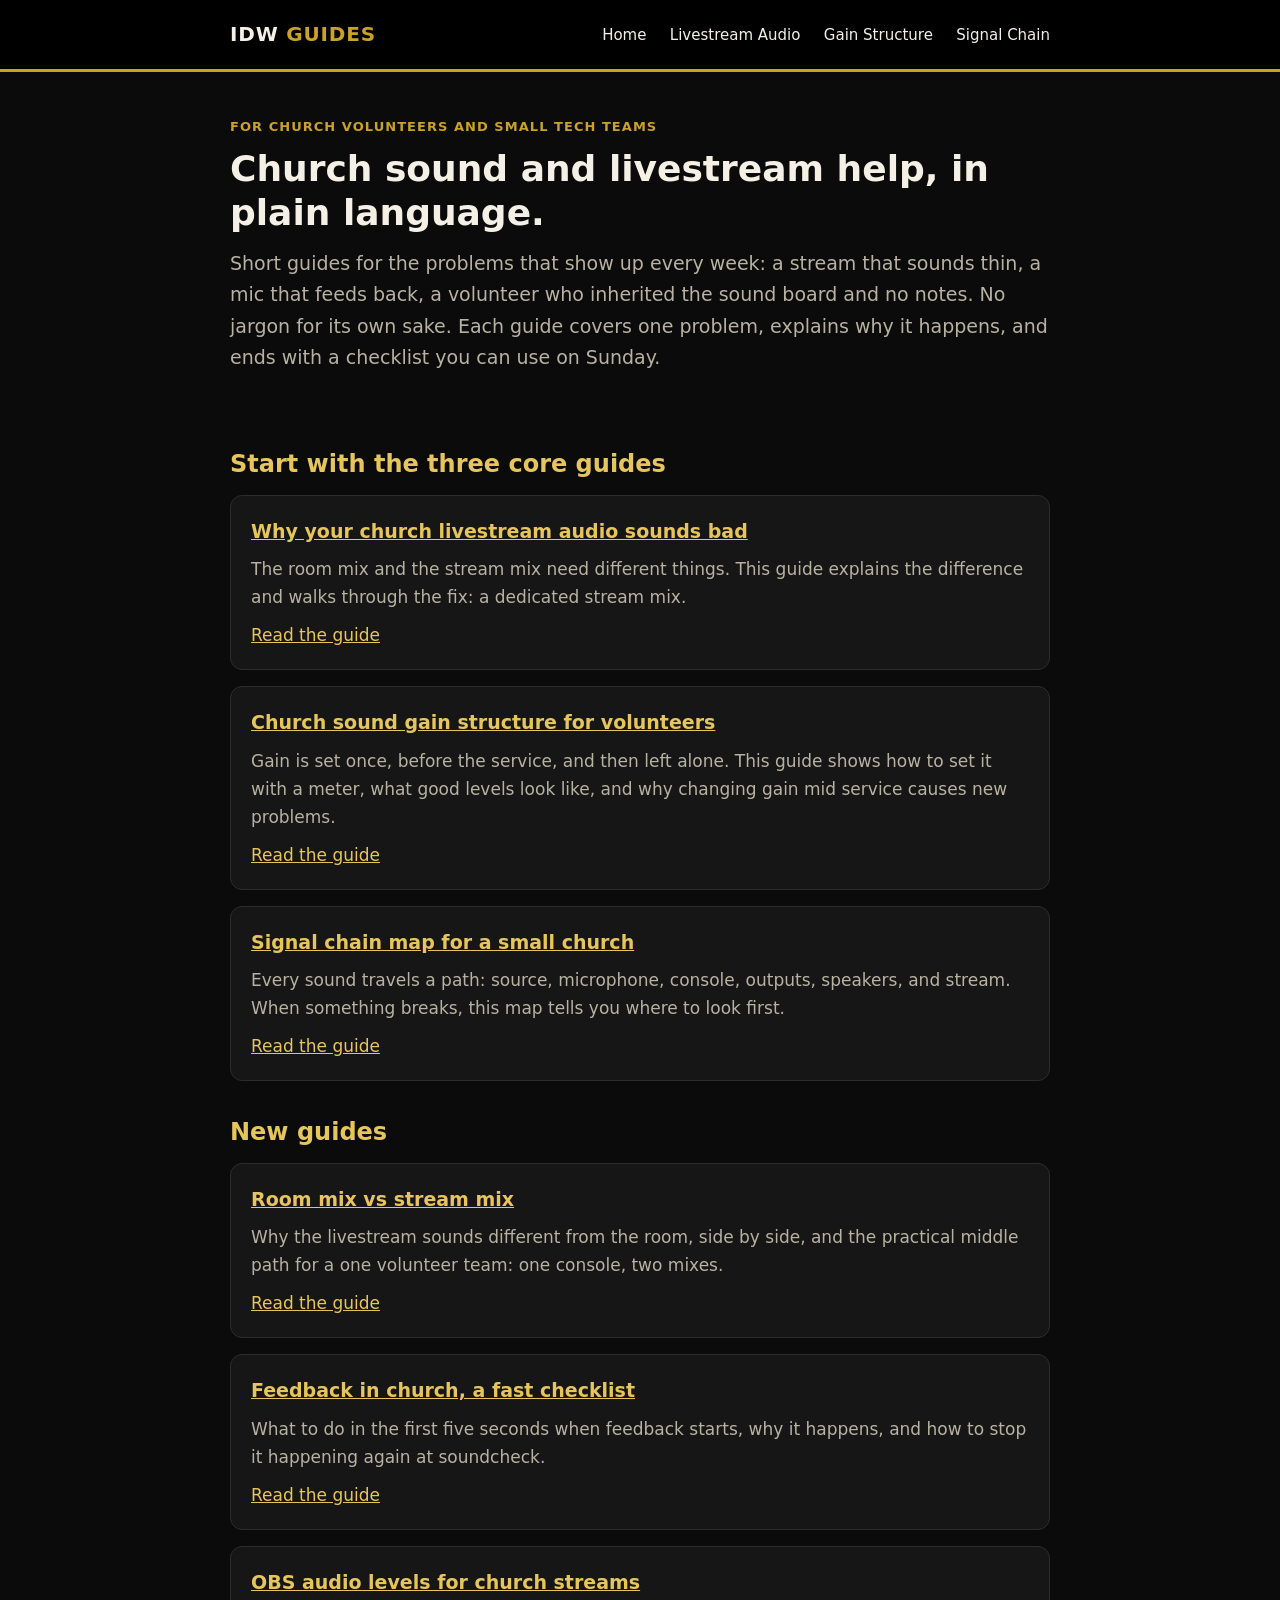
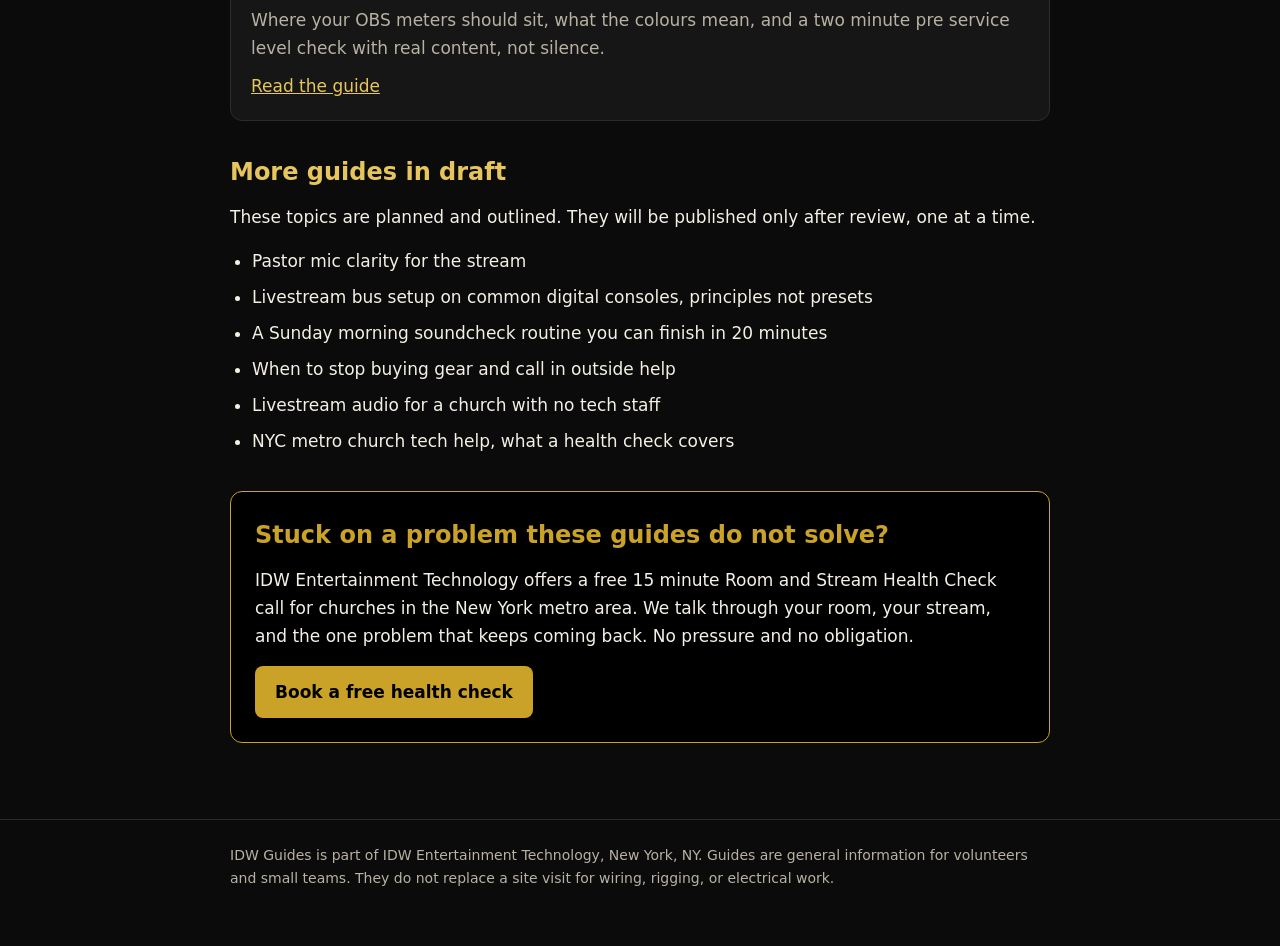
<file: index.html>
<!DOCTYPE html>
<html lang="en">
<head>
<meta charset="utf-8">
<meta name="viewport" content="width=device-width, initial-scale=1">
<title>Church Sound and Livestream Guides | IDW Guides</title>
<meta name="description" content="Plain, practical guides for church volunteers who run sound and livestreams with little or no tech staff. From IDW Entertainment Technology, New York, NY.">
<link rel="canonical" href="https://guides.idwent.com/">
<meta property="og:title" content="Church Sound and Livestream Guides | IDW Guides">
<meta property="og:description" content="Plain, practical guides for church volunteers who run sound and livestreams with little or no tech staff. From IDW Entertainment Technology, New York, NY.">
<meta property="og:type" content="website">
<meta property="og:url" content="https://guides.idwent.com/">
<script type="application/ld+json">
{
  "@context": "https://schema.org",
  "@graph": [
    {
      "@type": "Organization",
      "name": "IDW Entertainment Technology",
      "url": "https://idwent.com",
      "address": {
        "@type": "PostalAddress",
        "addressLocality": "New York",
        "addressRegion": "NY",
        "addressCountry": "US"
      }
    },
    {
      "@type": "WebSite",
      "name": "IDW Guides",
      "url": "https://guides.idwent.com/",
      "publisher": {
        "@type": "Organization",
        "name": "IDW Entertainment Technology",
        "url": "https://idwent.com"
      }
    }
  ]
}
</script>
<link rel="stylesheet" href="style.css">
</head>
<body>
<header class="site">
<div class="wrap">
<a class="brand" href="index.html">IDW <span>GUIDES</span></a>
<nav class="main">
<a href="index.html">Home</a>
<a href="guides/why-church-livestream-audio-sounds-bad.html">Livestream Audio</a>
<a href="guides/church-sound-gain-structure-for-volunteers.html">Gain Structure</a>
<a href="guides/signal-chain-map-small-church.html">Signal Chain</a>
</nav>
</div>
</header>
<div class="wrap">
<section class="hero">
<p class="eyebrow">For church volunteers and small tech teams</p>
<h1>Church sound and livestream help, in plain language.</h1>
<p class="lede">Short guides for the problems that show up every week: a stream that sounds thin, a mic that feeds back, a volunteer who inherited the sound board and no notes. No jargon for its own sake. Each guide covers one problem, explains why it happens, and ends with a checklist you can use on Sunday.</p>
</section>
<main>
<h2>Start with the three core guides</h2>
<div class="card">
<h3><a href="guides/why-church-livestream-audio-sounds-bad.html">Why your church livestream audio sounds bad</a></h3>
<p>The room mix and the stream mix need different things. This guide explains the difference and walks through the fix: a dedicated stream mix.</p>
<a href="guides/why-church-livestream-audio-sounds-bad.html">Read the guide</a>
</div>
<div class="card">
<h3><a href="guides/church-sound-gain-structure-for-volunteers.html">Church sound gain structure for volunteers</a></h3>
<p>Gain is set once, before the service, and then left alone. This guide shows how to set it with a meter, what good levels look like, and why changing gain mid service causes new problems.</p>
<a href="guides/church-sound-gain-structure-for-volunteers.html">Read the guide</a>
</div>
<div class="card">
<h3><a href="guides/signal-chain-map-small-church.html">Signal chain map for a small church</a></h3>
<p>Every sound travels a path: source, microphone, console, outputs, speakers, and stream. When something breaks, this map tells you where to look first.</p>
<a href="guides/signal-chain-map-small-church.html">Read the guide</a>
</div>
<h2>New guides</h2>
<div class="card">
<h3><a href="guides/room-mix-vs-stream-mix.html">Room mix vs stream mix</a></h3>
<p>Why the livestream sounds different from the room, side by side, and the practical middle path for a one volunteer team: one console, two mixes.</p>
<a href="guides/room-mix-vs-stream-mix.html">Read the guide</a>
</div>
<div class="card">
<h3><a href="guides/feedback-in-church-fast-checklist.html">Feedback in church, a fast checklist</a></h3>
<p>What to do in the first five seconds when feedback starts, why it happens, and how to stop it happening again at soundcheck.</p>
<a href="guides/feedback-in-church-fast-checklist.html">Read the guide</a>
</div>
<div class="card">
<h3><a href="guides/obs-audio-levels-for-church-streams.html">OBS audio levels for church streams</a></h3>
<p>Where your OBS meters should sit, what the colours mean, and a two minute pre service level check with real content, not silence.</p>
<a href="guides/obs-audio-levels-for-church-streams.html">Read the guide</a>
</div>
<h2>More guides in draft</h2>
<p>These topics are planned and outlined. They will be published only after review, one at a time.</p>
<ul>
<li>Pastor mic clarity for the stream</li>
<li>Livestream bus setup on common digital consoles, principles not presets</li>
<li>A Sunday morning soundcheck routine you can finish in 20 minutes</li>
<li>When to stop buying gear and call in outside help</li>
<li>Livestream audio for a church with no tech staff</li>
<li>NYC metro church tech help, what a health check covers</li>
</ul>
<section class="cta">
<h2>Stuck on a problem these guides do not solve?</h2>
<p>IDW Entertainment Technology offers a free 15 minute Room and Stream Health Check call for churches in the New York metro area. We talk through your room, your stream, and the one problem that keeps coming back. No pressure and no obligation.</p>
<a class="button" href="https://idwent.com/#contact">Book a free health check</a>
</section>
</main>
</div>
<footer class="site">
<div class="wrap">
<p>IDW Guides is part of IDW Entertainment Technology, New York, NY. Guides are general information for volunteers and small teams. They do not replace a site visit for wiring, rigging, or electrical work.</p>
</div>
</footer>
</body>
</html>
</file>
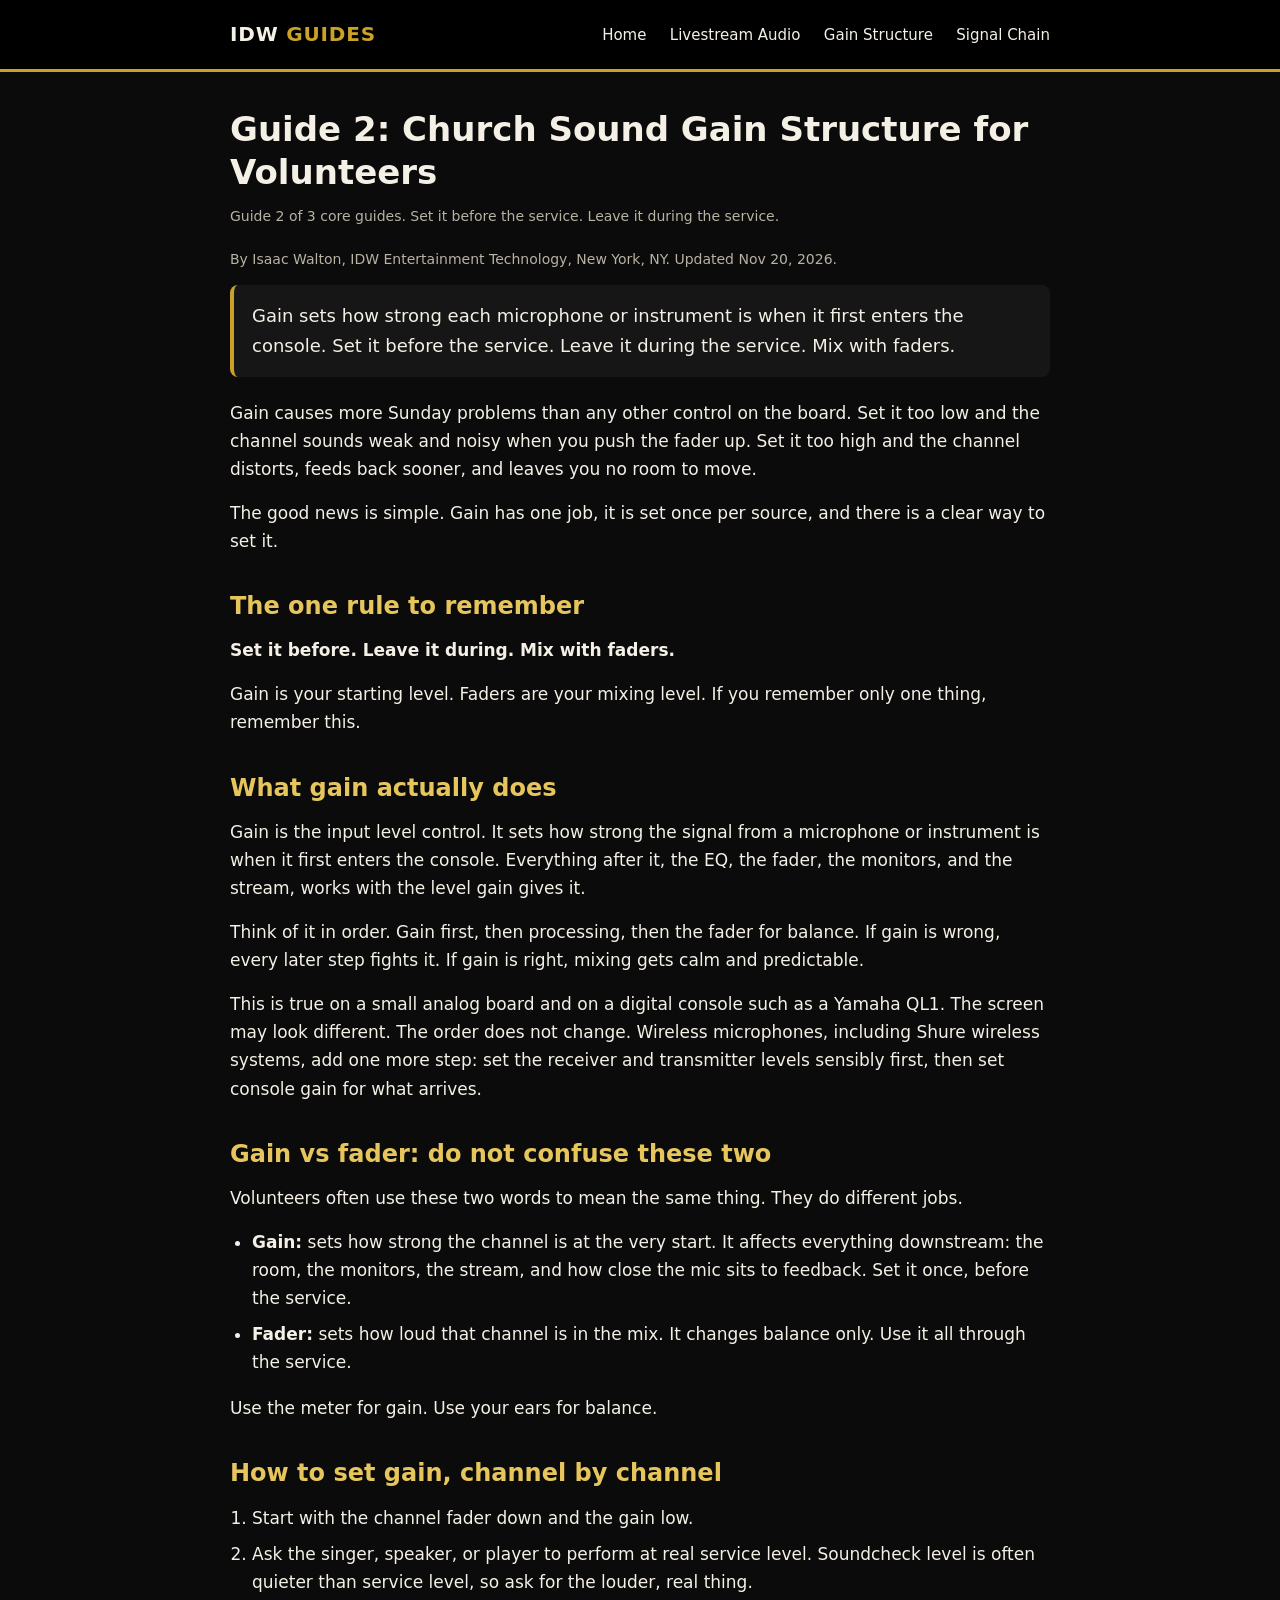
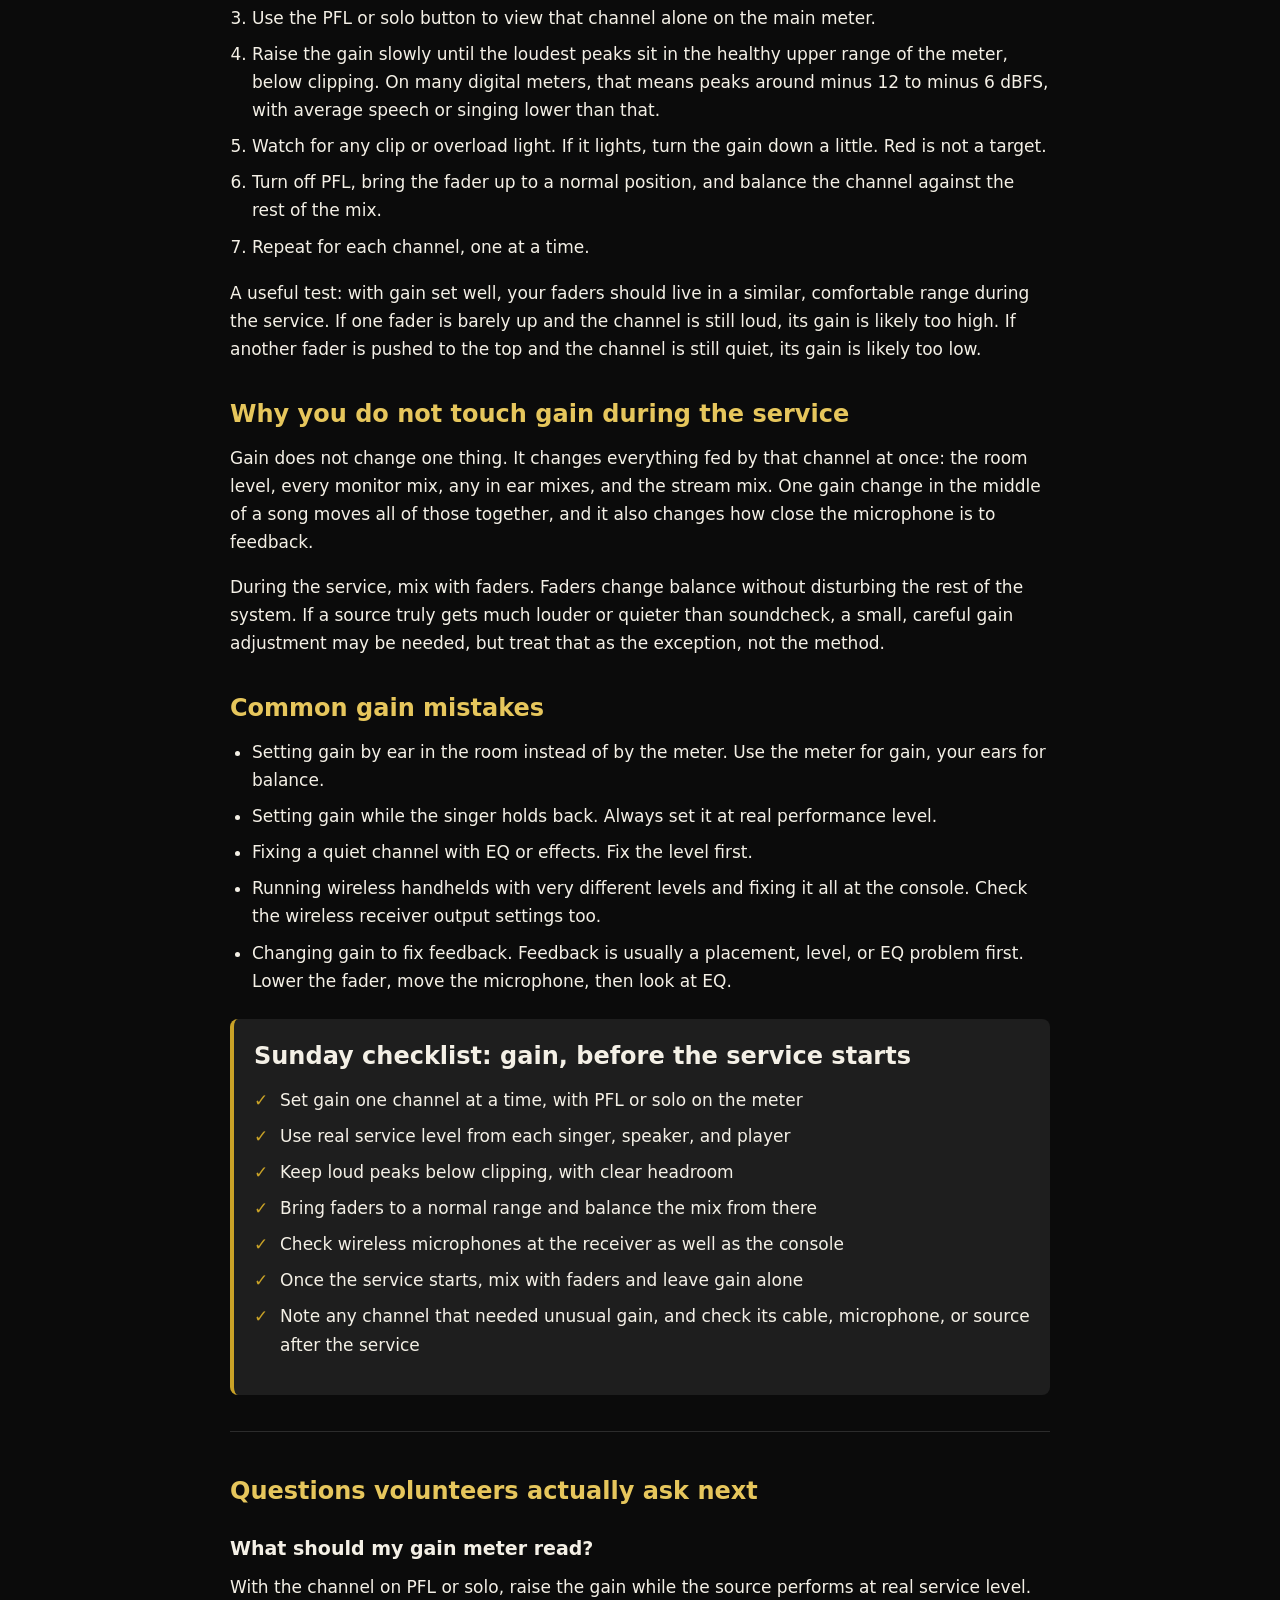
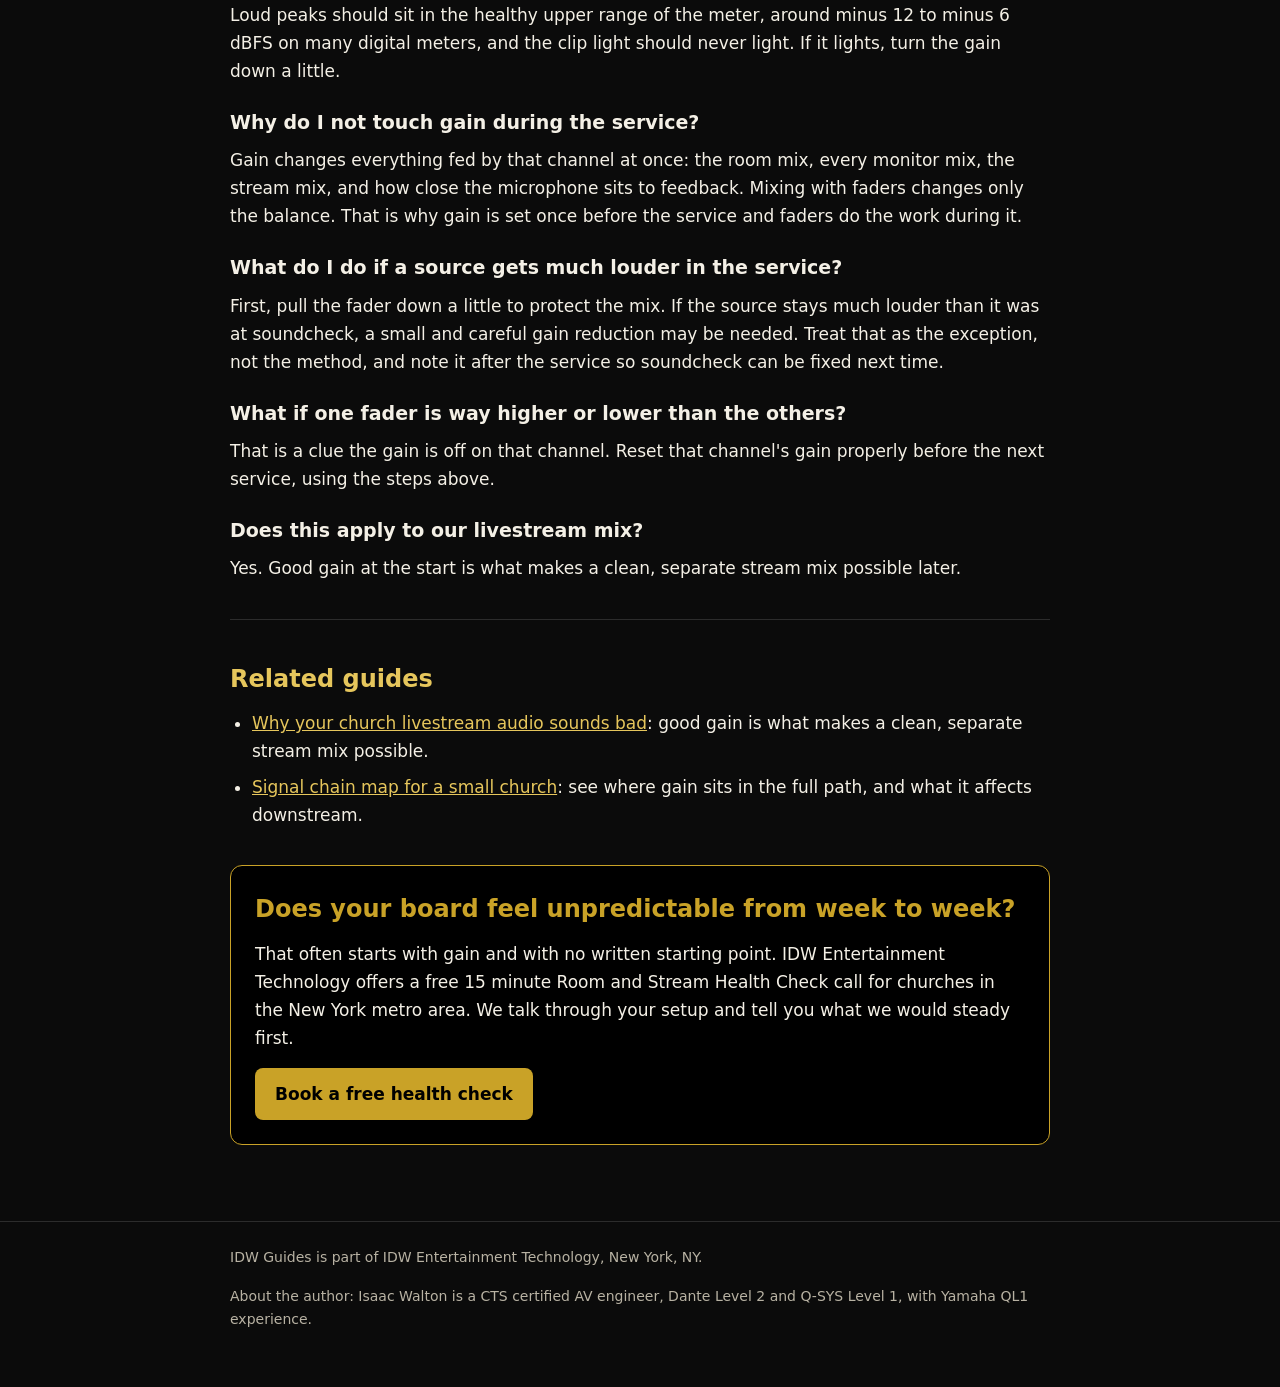
<file: guides/church-sound-gain-structure-for-volunteers.html>
<!DOCTYPE html>
<html lang="en">
<head>
<meta charset="utf-8">
<meta name="viewport" content="width=device-width, initial-scale=1">
<title>Guide 2: Church Sound Gain Structure for Volunteers | IDW Guides</title>
<meta name="description" content="Gain sets how strong each microphone or instrument is when it first enters the console. Set it before the service, leave it during the service, and mix with faders. A plain guide for church volunteers.">
<link rel="canonical" href="https://guides.idwent.com/guides/church-sound-gain-structure-for-volunteers.html">
<meta property="og:title" content="Guide 2: Church Sound Gain Structure for Volunteers | IDW Guides">
<meta property="og:description" content="Gain sets how strong each microphone or instrument is when it first enters the console. Set it before the service, leave it during the service, and mix with faders. A plain guide for church volunteers.">
<meta property="og:type" content="article">
<meta property="og:url" content="https://guides.idwent.com/guides/church-sound-gain-structure-for-volunteers.html">
<script type="application/ld+json">
{
  "@context": "https://schema.org",
  "@graph": [
    {
      "@type": "Article",
      "headline": "Guide 2: Church Sound Gain Structure for Volunteers",
      "description": "Gain sets how strong each microphone or instrument is when it first enters the console. Set it before the service, leave it during the service, and mix with faders. A plain guide for church volunteers.",
      "author": {
        "@type": "Person",
        "name": "Isaac Walton",
        "jobTitle": "AV Engineer",
        "worksFor": {
          "@type": "Organization",
          "name": "IDW Entertainment Technology",
          "url": "https://idwent.com"
        }
      },
      "publisher": {
        "@type": "Organization",
        "name": "IDW Entertainment Technology",
        "url": "https://idwent.com"
      },
      "datePublished": "2026-11-20",
      "dateModified": "2026-11-20",
      "mainEntityOfPage": "https://guides.idwent.com/guides/church-sound-gain-structure-for-volunteers.html"
    },
    {
      "@type": "FAQPage",
      "mainEntity": [
        {
          "@type": "Question",
          "name": "What should my gain meter read?",
          "acceptedAnswer": {
            "@type": "Answer",
            "text": "With the channel on PFL or solo, raise the gain while the source performs at real service level. Loud peaks should sit in the healthy upper range of the meter, around minus 12 to minus 6 dBFS on many digital meters, and the clip light should never light. If it lights, turn the gain down a little."
          }
        },
        {
          "@type": "Question",
          "name": "Why do I not touch gain during the service?",
          "acceptedAnswer": {
            "@type": "Answer",
            "text": "Gain changes everything fed by that channel at once: the room mix, every monitor mix, the stream mix, and how close the microphone sits to feedback. Mixing with faders changes only the balance. That is why gain is set once before the service and faders do the work during it."
          }
        },
        {
          "@type": "Question",
          "name": "What do I do if a source gets much louder in the service?",
          "acceptedAnswer": {
            "@type": "Answer",
            "text": "First, pull the fader down a little to protect the mix. If the source stays much louder than it was at soundcheck, a small and careful gain reduction may be needed. Treat that as the exception, not the method, and note it after the service so soundcheck can be fixed next time."
          }
        },
        {
          "@type": "Question",
          "name": "What if one fader is way higher or lower than the others?",
          "acceptedAnswer": {
            "@type": "Answer",
            "text": "That is a clue the gain is off on that channel. Reset that channel's gain properly before the next service, using the steps above."
          }
        },
        {
          "@type": "Question",
          "name": "Does this apply to our livestream mix?",
          "acceptedAnswer": {
            "@type": "Answer",
            "text": "Yes. Good gain at the start is what makes a clean, separate stream mix possible later."
          }
        }
      ]
    }
  ]
}
</script>
<link rel="stylesheet" href="../style.css">
</head>
<body>
<header class="site">
<div class="wrap">
<a class="brand" href="../index.html">IDW <span>GUIDES</span></a>
<nav class="main">
<a href="../index.html">Home</a>
<a href="why-church-livestream-audio-sounds-bad.html">Livestream Audio</a>
<a href="church-sound-gain-structure-for-volunteers.html">Gain Structure</a>
<a href="signal-chain-map-small-church.html">Signal Chain</a>
</nav>
</div>
</header>
<div class="wrap">
<main>
<h1 class="article">Guide 2: Church Sound Gain Structure for Volunteers</h1>
<p class="meta">Guide 2 of 3 core guides. Set it before the service. Leave it during the service.</p>
<p class="byline">By Isaac Walton, IDW Entertainment Technology, New York, NY. Updated Nov 20, 2026.</p>
<p class="answer">Gain sets how strong each microphone or instrument is when it first enters the console. Set it before the service. Leave it during the service. Mix with faders.</p>
<p>Gain causes more Sunday problems than any other control on the board. Set it too low and the channel sounds weak and noisy when you push the fader up. Set it too high and the channel distorts, feeds back sooner, and leaves you no room to move.</p>
<p>The good news is simple. Gain has one job, it is set once per source, and there is a clear way to set it.</p>
<h2>The one rule to remember</h2>
<p><strong>Set it before. Leave it during. Mix with faders.</strong></p>
<p>Gain is your starting level. Faders are your mixing level. If you remember only one thing, remember this.</p>
<h2>What gain actually does</h2>
<p>Gain is the input level control. It sets how strong the signal from a microphone or instrument is when it first enters the console. Everything after it, the EQ, the fader, the monitors, and the stream, works with the level gain gives it.</p>
<p>Think of it in order. Gain first, then processing, then the fader for balance. If gain is wrong, every later step fights it. If gain is right, mixing gets calm and predictable.</p>
<p>This is true on a small analog board and on a digital console such as a Yamaha QL1. The screen may look different. The order does not change. Wireless microphones, including Shure wireless systems, add one more step: set the receiver and transmitter levels sensibly first, then set console gain for what arrives.</p>
<h2>Gain vs fader: do not confuse these two</h2>
<p>Volunteers often use these two words to mean the same thing. They do different jobs.</p>
<ul>
<li><strong>Gain:</strong> sets how strong the channel is at the very start. It affects everything downstream: the room, the monitors, the stream, and how close the mic sits to feedback. Set it once, before the service.</li>
<li><strong>Fader:</strong> sets how loud that channel is in the mix. It changes balance only. Use it all through the service.</li>
</ul>
<p>Use the meter for gain. Use your ears for balance.</p>
<h2>How to set gain, channel by channel</h2>
<ol>
<li>Start with the channel fader down and the gain low.</li>
<li>Ask the singer, speaker, or player to perform at real service level. Soundcheck level is often quieter than service level, so ask for the louder, real thing.</li>
<li>Use the PFL or solo button to view that channel alone on the main meter.</li>
<li>Raise the gain slowly until the loudest peaks sit in the healthy upper range of the meter, below clipping. On many digital meters, that means peaks around minus 12 to minus 6 dBFS, with average speech or singing lower than that.</li>
<li>Watch for any clip or overload light. If it lights, turn the gain down a little. Red is not a target.</li>
<li>Turn off PFL, bring the fader up to a normal position, and balance the channel against the rest of the mix.</li>
<li>Repeat for each channel, one at a time.</li>
</ol>
<p>A useful test: with gain set well, your faders should live in a similar, comfortable range during the service. If one fader is barely up and the channel is still loud, its gain is likely too high. If another fader is pushed to the top and the channel is still quiet, its gain is likely too low.</p>
<h2>Why you do not touch gain during the service</h2>
<p>Gain does not change one thing. It changes everything fed by that channel at once: the room level, every monitor mix, any in ear mixes, and the stream mix. One gain change in the middle of a song moves all of those together, and it also changes how close the microphone is to feedback.</p>
<p>During the service, mix with faders. Faders change balance without disturbing the rest of the system. If a source truly gets much louder or quieter than soundcheck, a small, careful gain adjustment may be needed, but treat that as the exception, not the method.</p>
<h2>Common gain mistakes</h2>
<ul>
<li>Setting gain by ear in the room instead of by the meter. Use the meter for gain, your ears for balance.</li>
<li>Setting gain while the singer holds back. Always set it at real performance level.</li>
<li>Fixing a quiet channel with EQ or effects. Fix the level first.</li>
<li>Running wireless handhelds with very different levels and fixing it all at the console. Check the wireless receiver output settings too.</li>
<li>Changing gain to fix feedback. Feedback is usually a placement, level, or EQ problem first. Lower the fader, move the microphone, then look at EQ.</li>
</ul>
<div class="checklist">
<h2>Sunday checklist: gain, before the service starts</h2>
<ul>
<li>Set gain one channel at a time, with PFL or solo on the meter</li>
<li>Use real service level from each singer, speaker, and player</li>
<li>Keep loud peaks below clipping, with clear headroom</li>
<li>Bring faders to a normal range and balance the mix from there</li>
<li>Check wireless microphones at the receiver as well as the console</li>
<li>Once the service starts, mix with faders and leave gain alone</li>
<li>Note any channel that needed unusual gain, and check its cable, microphone, or source after the service</li>
</ul>
</div>
<section class="faq">
<h2>Questions volunteers actually ask next</h2>
<h3>What should my gain meter read?</h3>
<p>With the channel on PFL or solo, raise the gain while the source performs at real service level. Loud peaks should sit in the healthy upper range of the meter, around minus 12 to minus 6 dBFS on many digital meters, and the clip light should never light. If it lights, turn the gain down a little.</p>
<h3>Why do I not touch gain during the service?</h3>
<p>Gain changes everything fed by that channel at once: the room mix, every monitor mix, the stream mix, and how close the microphone sits to feedback. Mixing with faders changes only the balance. That is why gain is set once before the service and faders do the work during it.</p>
<h3>What do I do if a source gets much louder in the service?</h3>
<p>First, pull the fader down a little to protect the mix. If the source stays much louder than it was at soundcheck, a small and careful gain reduction may be needed. Treat that as the exception, not the method, and note it after the service so soundcheck can be fixed next time.</p>
<h3>What if one fader is way higher or lower than the others?</h3>
<p>That is a clue the gain is off on that channel. Reset that channel's gain properly before the next service, using the steps above.</p>
<h3>Does this apply to our livestream mix?</h3>
<p>Yes. Good gain at the start is what makes a clean, separate stream mix possible later.</p>
</section>
<section class="related">
<h2>Related guides</h2>
<ul>
<li><a href="why-church-livestream-audio-sounds-bad.html">Why your church livestream audio sounds bad</a>: good gain is what makes a clean, separate stream mix possible.</li>
<li><a href="signal-chain-map-small-church.html">Signal chain map for a small church</a>: see where gain sits in the full path, and what it affects downstream.</li>
</ul>
</section>
<section class="cta">
<h2>Does your board feel unpredictable from week to week?</h2>
<p>That often starts with gain and with no written starting point. IDW Entertainment Technology offers a free 15 minute Room and Stream Health Check call for churches in the New York metro area. We talk through your setup and tell you what we would steady first.</p>
<a class="button" href="https://idwent.com/#contact">Book a free health check</a>
</section>
</main>
</div>
<footer class="site">
<div class="wrap">
<p>IDW Guides is part of IDW Entertainment Technology, New York, NY.</p>
<p class="author-note">About the author: Isaac Walton is a CTS certified AV engineer, Dante Level 2 and Q-SYS Level 1, with Yamaha QL1 experience.</p>
</div>
</footer>
</body>
</html>
</file>
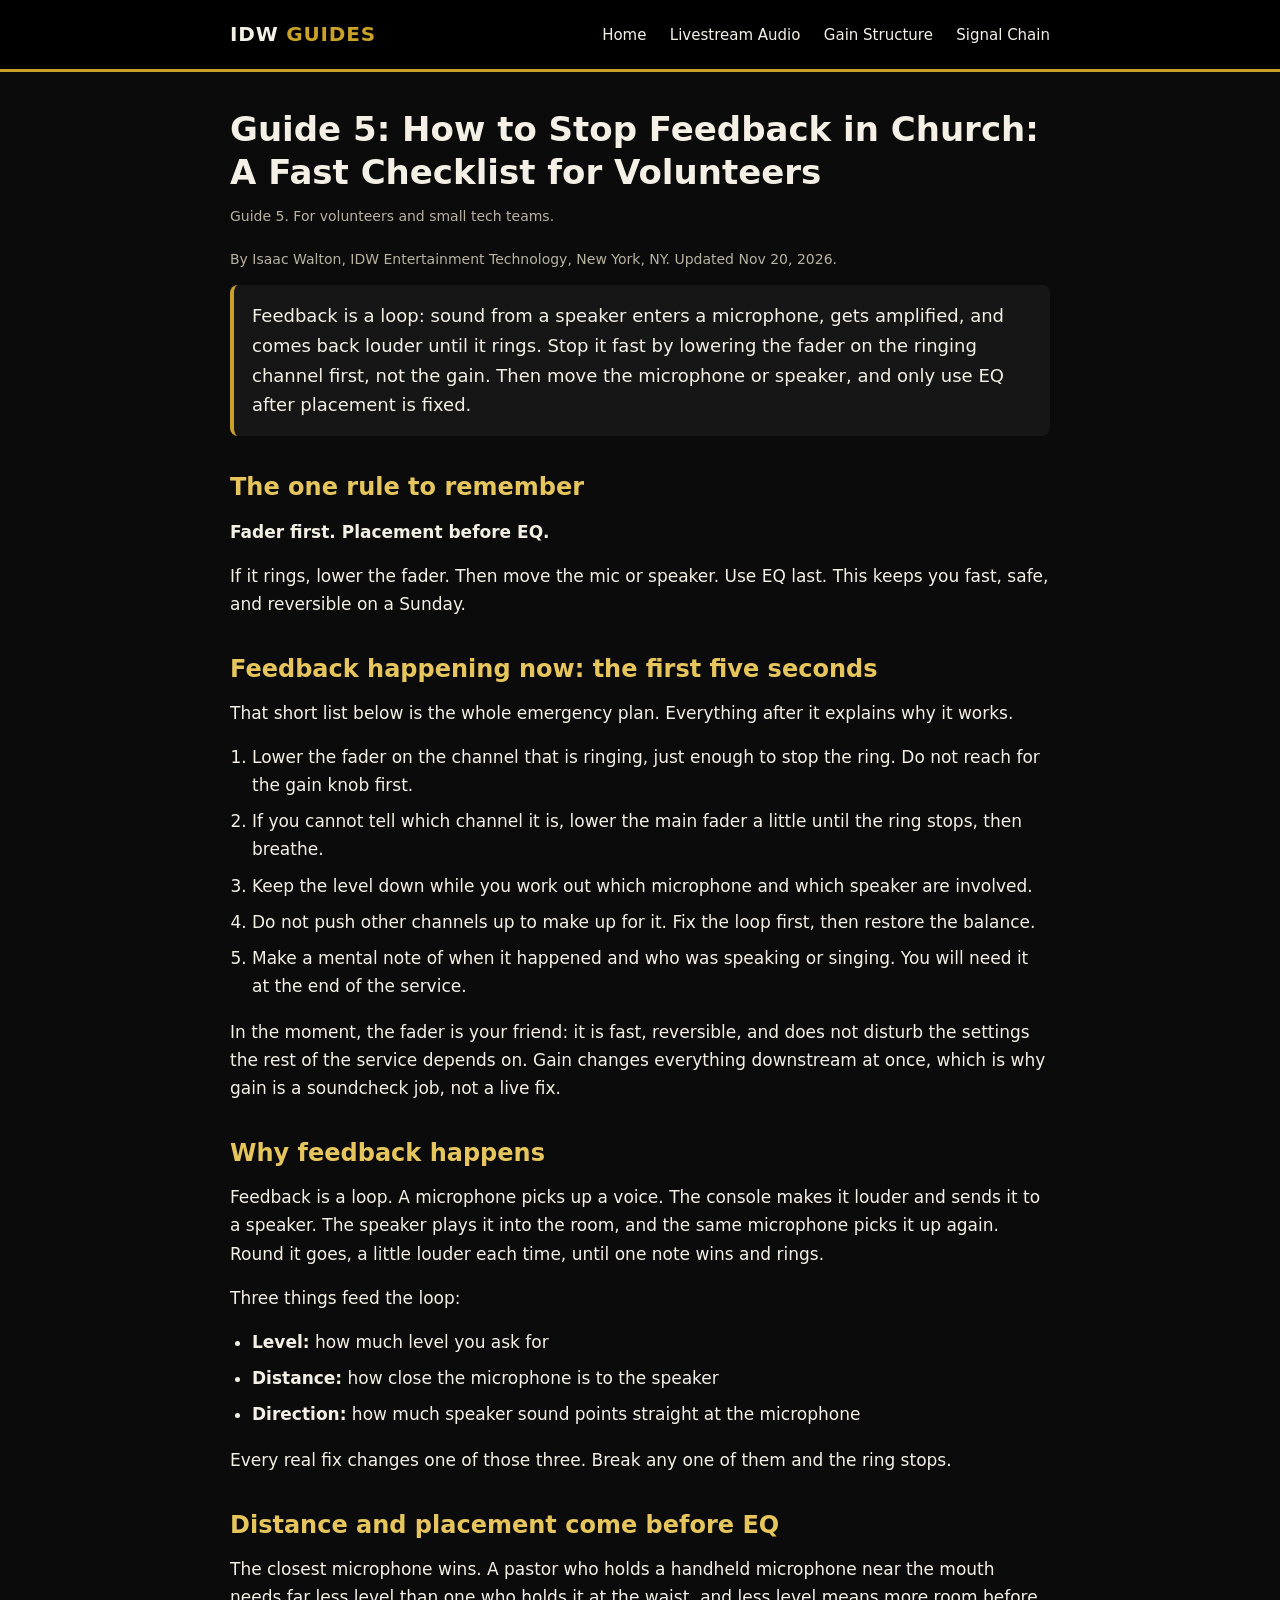
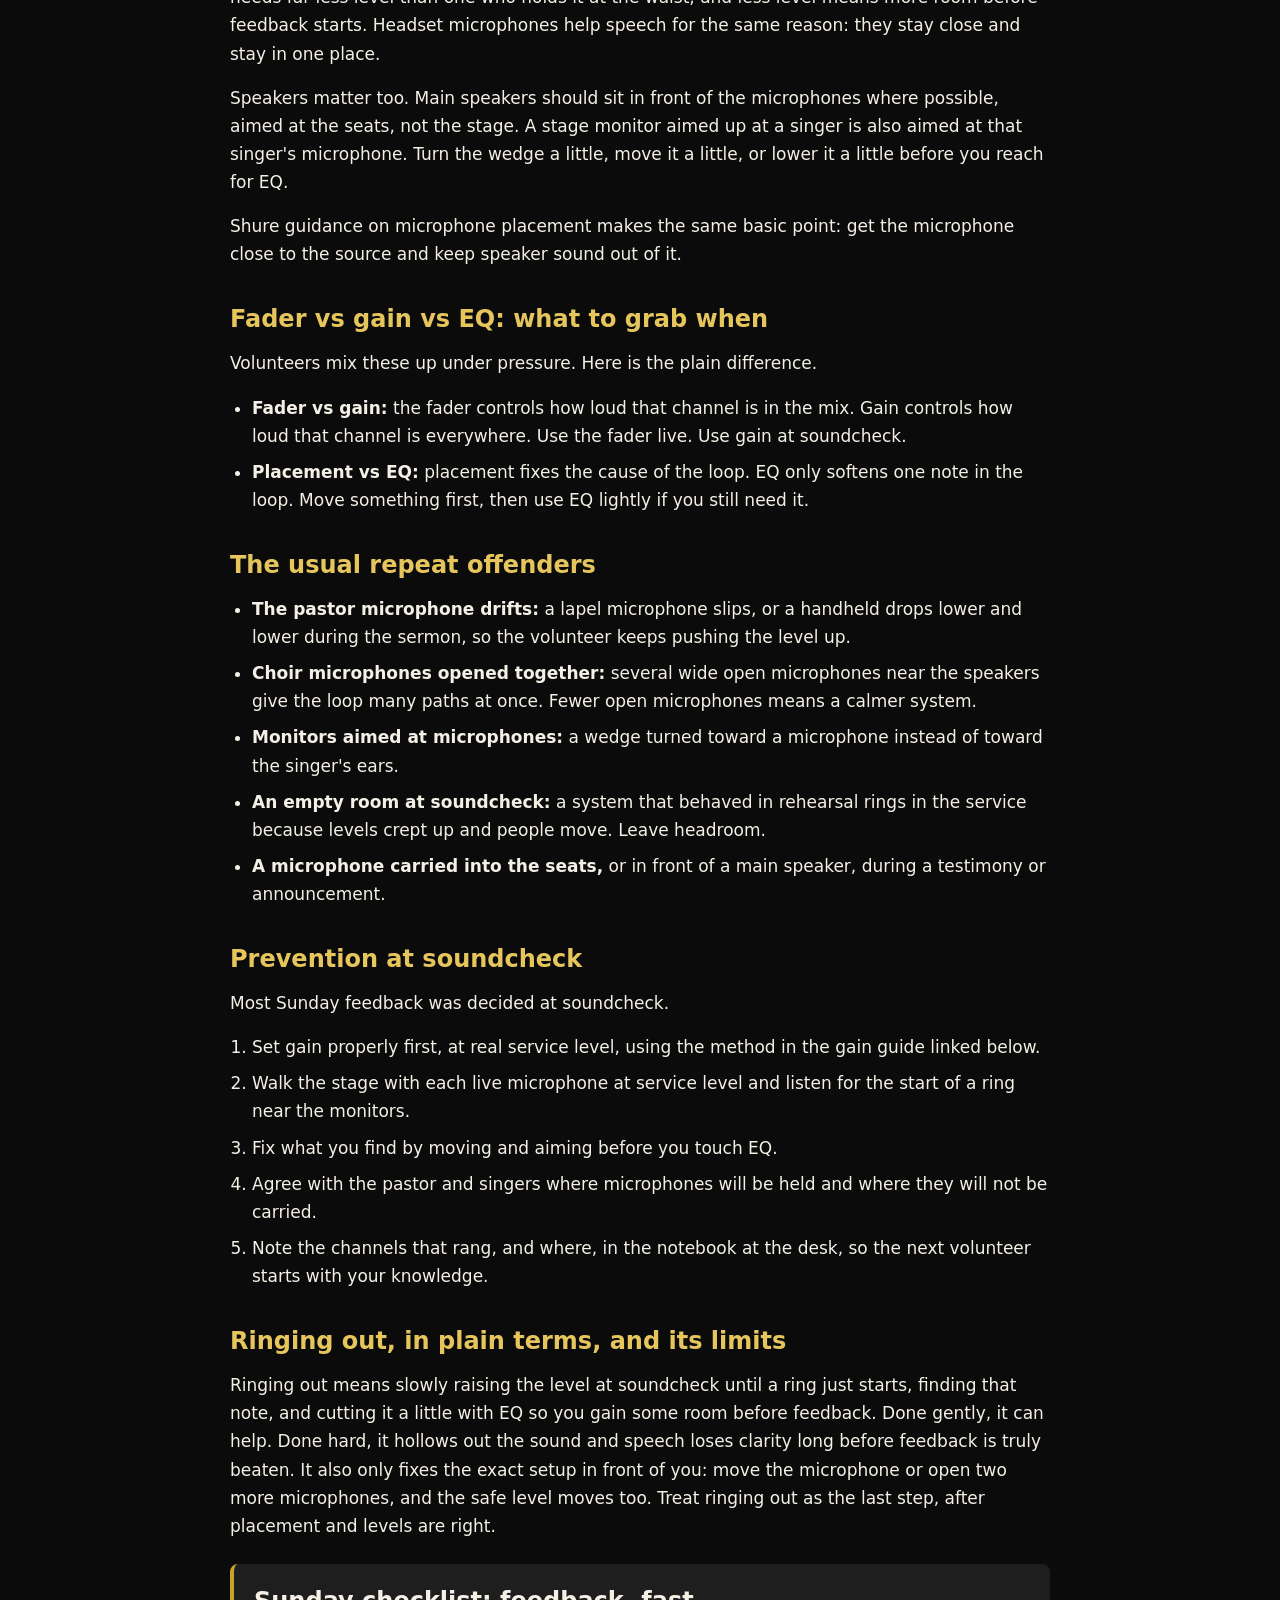
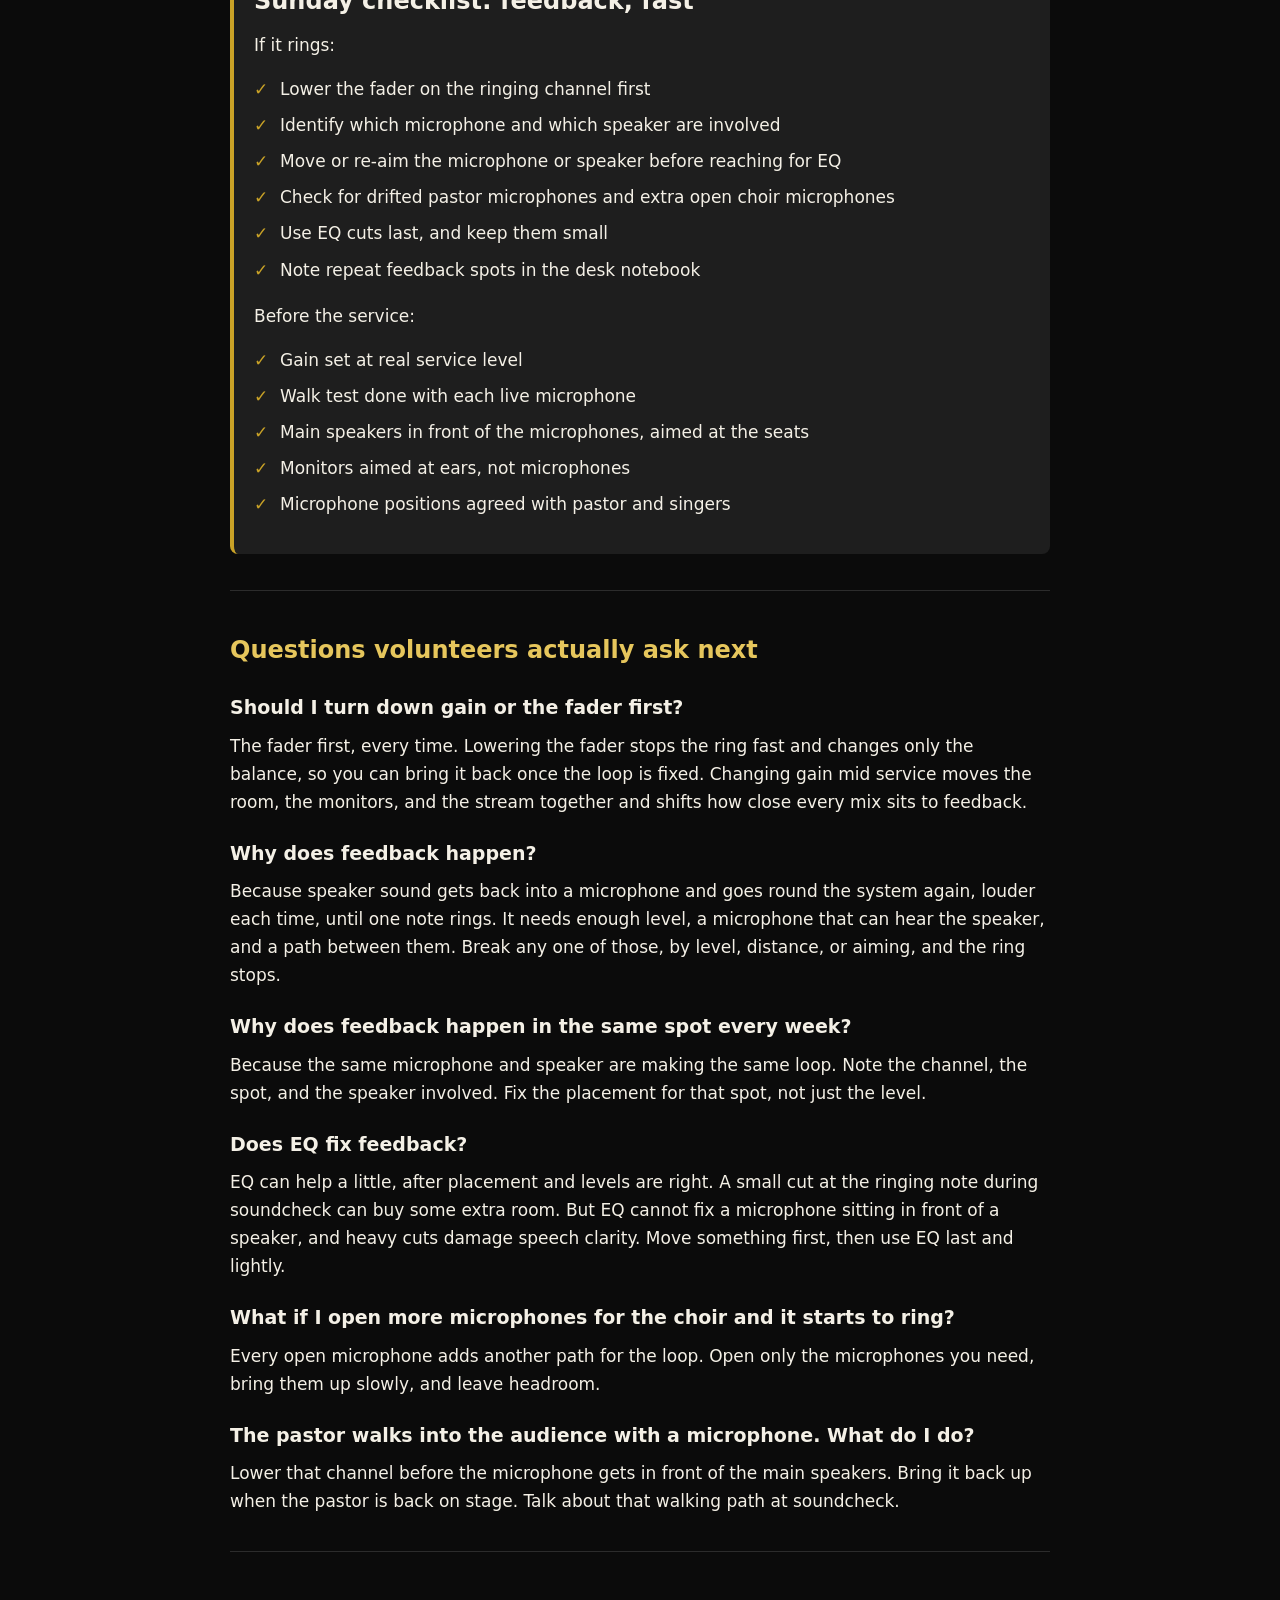
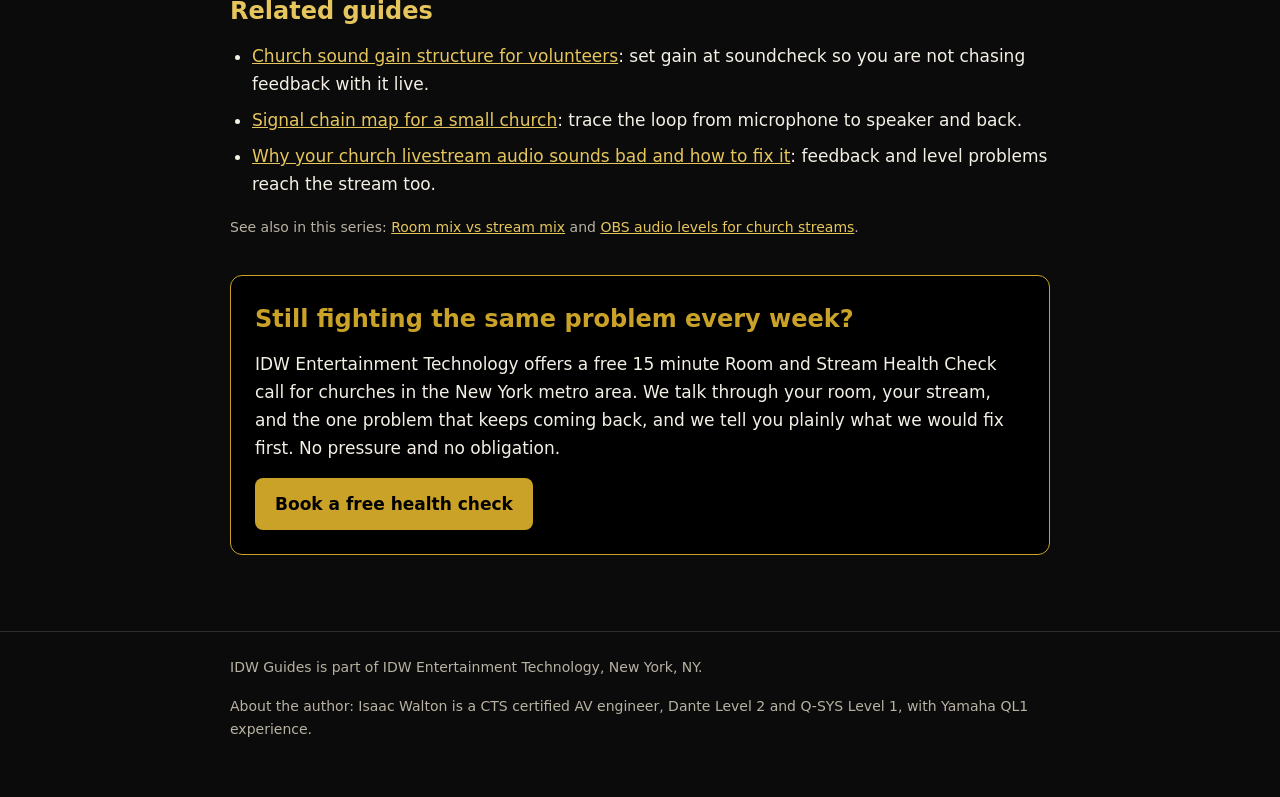
<file: guides/feedback-in-church-fast-checklist.html>
<!DOCTYPE html>
<html lang="en">
<head>
<meta charset="utf-8">
<meta name="viewport" content="width=device-width, initial-scale=1">
<title>Guide 5: How to Stop Feedback in Church: A Fast Checklist for Volunteers | IDW Guides</title>
<meta name="description" content="Feedback in church is a loop you can break: lower the fader on the ringing channel first, then move the microphone or speaker, and use EQ only after placement is fixed. A fast, plain checklist for church sound volunteers.">
<link rel="canonical" href="https://guides.idwent.com/guides/feedback-in-church-fast-checklist.html">
<meta property="og:title" content="Guide 5: How to Stop Feedback in Church: A Fast Checklist for Volunteers | IDW Guides">
<meta property="og:description" content="Feedback in church is a loop you can break: lower the fader on the ringing channel first, then move the microphone or speaker, and use EQ only after placement is fixed. A fast, plain checklist for church sound volunteers.">
<meta property="og:type" content="article">
<meta property="og:url" content="https://guides.idwent.com/guides/feedback-in-church-fast-checklist.html">
<script type="application/ld+json">
{
  "@context": "https://schema.org",
  "@graph": [
    {
      "@type": "Article",
      "headline": "Guide 5: How to Stop Feedback in Church: A Fast Checklist for Volunteers",
      "description": "Feedback in church is a loop you can break: lower the fader on the ringing channel first, then move the microphone or speaker, and use EQ only after placement is fixed. A fast, plain checklist for church sound volunteers.",
      "author": {
        "@type": "Person",
        "name": "Isaac Walton",
        "jobTitle": "AV Engineer",
        "worksFor": {
          "@type": "Organization",
          "name": "IDW Entertainment Technology",
          "url": "https://idwent.com"
        }
      },
      "publisher": {
        "@type": "Organization",
        "name": "IDW Entertainment Technology",
        "url": "https://idwent.com"
      },
      "datePublished": "2026-11-20",
      "dateModified": "2026-11-20",
      "mainEntityOfPage": "https://guides.idwent.com/guides/feedback-in-church-fast-checklist.html"
    },
    {
      "@type": "FAQPage",
      "mainEntity": [
        {
          "@type": "Question",
          "name": "Should I turn down gain or the fader first?",
          "acceptedAnswer": {
            "@type": "Answer",
            "text": "The fader first, every time. Lowering the fader stops the ring fast and changes only the balance, so you can bring it back once the loop is fixed. Changing gain mid service moves the room, the monitors, and the stream together and shifts how close every mix sits to feedback."
          }
        },
        {
          "@type": "Question",
          "name": "Why does feedback happen?",
          "acceptedAnswer": {
            "@type": "Answer",
            "text": "Because speaker sound gets back into a microphone and goes round the system again, louder each time, until one note rings. It needs enough level, a microphone that can hear the speaker, and a path between them. Break any one of those, by level, distance, or aiming, and the ring stops."
          }
        },
        {
          "@type": "Question",
          "name": "Why does feedback happen in the same spot every week?",
          "acceptedAnswer": {
            "@type": "Answer",
            "text": "Because the same microphone and speaker are making the same loop. Note the channel, the spot, and the speaker involved. Fix the placement for that spot, not just the level."
          }
        },
        {
          "@type": "Question",
          "name": "Does EQ fix feedback?",
          "acceptedAnswer": {
            "@type": "Answer",
            "text": "EQ can help a little, after placement and levels are right. A small cut at the ringing note during soundcheck can buy some extra room. But EQ cannot fix a microphone sitting in front of a speaker, and heavy cuts damage speech clarity. Move something first, then use EQ last and lightly."
          }
        },
        {
          "@type": "Question",
          "name": "What if I open more microphones for the choir and it starts to ring?",
          "acceptedAnswer": {
            "@type": "Answer",
            "text": "Every open microphone adds another path for the loop. Open only the microphones you need, bring them up slowly, and leave headroom."
          }
        },
        {
          "@type": "Question",
          "name": "The pastor walks into the audience with a microphone. What do I do?",
          "acceptedAnswer": {
            "@type": "Answer",
            "text": "Lower that channel before the microphone gets in front of the main speakers. Bring it back up when the pastor is back on stage. Talk about that walking path at soundcheck."
          }
        }
      ]
    }
  ]
}
</script>
<link rel="stylesheet" href="../style.css">
</head>
<body>
<header class="site">
<div class="wrap">
<a class="brand" href="../index.html">IDW <span>GUIDES</span></a>
<nav class="main">
<a href="../index.html">Home</a>
<a href="../guides/why-church-livestream-audio-sounds-bad.html">Livestream Audio</a>
<a href="../guides/church-sound-gain-structure-for-volunteers.html">Gain Structure</a>
<a href="../guides/signal-chain-map-small-church.html">Signal Chain</a>
</nav>
</div>
</header>
<div class="wrap">
<main>
<h1 class="article">Guide 5: How to Stop Feedback in Church: A Fast Checklist for Volunteers</h1>
<p class="meta">Guide 5. For volunteers and small tech teams.</p>
<p class="byline">By Isaac Walton, IDW Entertainment Technology, New York, NY. Updated Nov 20, 2026.</p>
<p class="answer">Feedback is a loop: sound from a speaker enters a microphone, gets amplified, and comes back louder until it rings. Stop it fast by lowering the fader on the ringing channel first, not the gain. Then move the microphone or speaker, and only use EQ after placement is fixed.</p>
<h2>The one rule to remember</h2>
<p><strong>Fader first. Placement before EQ.</strong></p>
<p>If it rings, lower the fader. Then move the mic or speaker. Use EQ last. This keeps you fast, safe, and reversible on a Sunday.</p>
<h2>Feedback happening now: the first five seconds</h2>
<p>That short list below is the whole emergency plan. Everything after it explains why it works.</p>
<ol>
<li>Lower the fader on the channel that is ringing, just enough to stop the ring. Do not reach for the gain knob first.</li>
<li>If you cannot tell which channel it is, lower the main fader a little until the ring stops, then breathe.</li>
<li>Keep the level down while you work out which microphone and which speaker are involved.</li>
<li>Do not push other channels up to make up for it. Fix the loop first, then restore the balance.</li>
<li>Make a mental note of when it happened and who was speaking or singing. You will need it at the end of the service.</li>
</ol>
<p>In the moment, the fader is your friend: it is fast, reversible, and does not disturb the settings the rest of the service depends on. Gain changes everything downstream at once, which is why gain is a soundcheck job, not a live fix.</p>
<h2>Why feedback happens</h2>
<p>Feedback is a loop. A microphone picks up a voice. The console makes it louder and sends it to a speaker. The speaker plays it into the room, and the same microphone picks it up again. Round it goes, a little louder each time, until one note wins and rings.</p>
<p>Three things feed the loop:</p>
<ul>
<li><strong>Level:</strong> how much level you ask for</li>
<li><strong>Distance:</strong> how close the microphone is to the speaker</li>
<li><strong>Direction:</strong> how much speaker sound points straight at the microphone</li>
</ul>
<p>Every real fix changes one of those three. Break any one of them and the ring stops.</p>
<h2>Distance and placement come before EQ</h2>
<p>The closest microphone wins. A pastor who holds a handheld microphone near the mouth needs far less level than one who holds it at the waist, and less level means more room before feedback starts. Headset microphones help speech for the same reason: they stay close and stay in one place.</p>
<p>Speakers matter too. Main speakers should sit in front of the microphones where possible, aimed at the seats, not the stage. A stage monitor aimed up at a singer is also aimed at that singer's microphone. Turn the wedge a little, move it a little, or lower it a little before you reach for EQ.</p>
<p>Shure guidance on microphone placement makes the same basic point: get the microphone close to the source and keep speaker sound out of it.</p>
<h2>Fader vs gain vs EQ: what to grab when</h2>
<p>Volunteers mix these up under pressure. Here is the plain difference.</p>
<ul>
<li><strong>Fader vs gain:</strong> the fader controls how loud that channel is in the mix. Gain controls how loud that channel is everywhere. Use the fader live. Use gain at soundcheck.</li>
<li><strong>Placement vs EQ:</strong> placement fixes the cause of the loop. EQ only softens one note in the loop. Move something first, then use EQ lightly if you still need it.</li>
</ul>
<h2>The usual repeat offenders</h2>
<ul>
<li><strong>The pastor microphone drifts:</strong> a lapel microphone slips, or a handheld drops lower and lower during the sermon, so the volunteer keeps pushing the level up.</li>
<li><strong>Choir microphones opened together:</strong> several wide open microphones near the speakers give the loop many paths at once. Fewer open microphones means a calmer system.</li>
<li><strong>Monitors aimed at microphones:</strong> a wedge turned toward a microphone instead of toward the singer's ears.</li>
<li><strong>An empty room at soundcheck:</strong> a system that behaved in rehearsal rings in the service because levels crept up and people move. Leave headroom.</li>
<li><strong>A microphone carried into the seats,</strong> or in front of a main speaker, during a testimony or announcement.</li>
</ul>
<h2>Prevention at soundcheck</h2>
<p>Most Sunday feedback was decided at soundcheck.</p>
<ol>
<li>Set gain properly first, at real service level, using the method in the gain guide linked below.</li>
<li>Walk the stage with each live microphone at service level and listen for the start of a ring near the monitors.</li>
<li>Fix what you find by moving and aiming before you touch EQ.</li>
<li>Agree with the pastor and singers where microphones will be held and where they will not be carried.</li>
<li>Note the channels that rang, and where, in the notebook at the desk, so the next volunteer starts with your knowledge.</li>
</ol>
<h2>Ringing out, in plain terms, and its limits</h2>
<p>Ringing out means slowly raising the level at soundcheck until a ring just starts, finding that note, and cutting it a little with EQ so you gain some room before feedback. Done gently, it can help. Done hard, it hollows out the sound and speech loses clarity long before feedback is truly beaten. It also only fixes the exact setup in front of you: move the microphone or open two more microphones, and the safe level moves too. Treat ringing out as the last step, after placement and levels are right.</p>
<div class="checklist">
<h2>Sunday checklist: feedback, fast</h2>
<p>If it rings:</p>
<ul>
<li>Lower the fader on the ringing channel first</li>
<li>Identify which microphone and which speaker are involved</li>
<li>Move or re-aim the microphone or speaker before reaching for EQ</li>
<li>Check for drifted pastor microphones and extra open choir microphones</li>
<li>Use EQ cuts last, and keep them small</li>
<li>Note repeat feedback spots in the desk notebook</li>
</ul>
<p>Before the service:</p>
<ul>
<li>Gain set at real service level</li>
<li>Walk test done with each live microphone</li>
<li>Main speakers in front of the microphones, aimed at the seats</li>
<li>Monitors aimed at ears, not microphones</li>
<li>Microphone positions agreed with pastor and singers</li>
</ul>
</div>
<section class="faq">
<h2>Questions volunteers actually ask next</h2>
<h3>Should I turn down gain or the fader first?</h3>
<p>The fader first, every time. Lowering the fader stops the ring fast and changes only the balance, so you can bring it back once the loop is fixed. Changing gain mid service moves the room, the monitors, and the stream together and shifts how close every mix sits to feedback.</p>
<h3>Why does feedback happen?</h3>
<p>Because speaker sound gets back into a microphone and goes round the system again, louder each time, until one note rings. It needs enough level, a microphone that can hear the speaker, and a path between them. Break any one of those, by level, distance, or aiming, and the ring stops.</p>
<h3>Why does feedback happen in the same spot every week?</h3>
<p>Because the same microphone and speaker are making the same loop. Note the channel, the spot, and the speaker involved. Fix the placement for that spot, not just the level.</p>
<h3>Does EQ fix feedback?</h3>
<p>EQ can help a little, after placement and levels are right. A small cut at the ringing note during soundcheck can buy some extra room. But EQ cannot fix a microphone sitting in front of a speaker, and heavy cuts damage speech clarity. Move something first, then use EQ last and lightly.</p>
<h3>What if I open more microphones for the choir and it starts to ring?</h3>
<p>Every open microphone adds another path for the loop. Open only the microphones you need, bring them up slowly, and leave headroom.</p>
<h3>The pastor walks into the audience with a microphone. What do I do?</h3>
<p>Lower that channel before the microphone gets in front of the main speakers. Bring it back up when the pastor is back on stage. Talk about that walking path at soundcheck.</p>
</section>
<section class="related">
<h2>Related guides</h2>
<ul>
<li><a href="../guides/church-sound-gain-structure-for-volunteers.html">Church sound gain structure for volunteers</a>: set gain at soundcheck so you are not chasing feedback with it live.</li>
<li><a href="../guides/signal-chain-map-small-church.html">Signal chain map for a small church</a>: trace the loop from microphone to speaker and back.</li>
<li><a href="../guides/why-church-livestream-audio-sounds-bad.html">Why your church livestream audio sounds bad and how to fix it</a>: feedback and level problems reach the stream too.</li>
</ul>
<p class="meta">See also in this series: <a href="room-mix-vs-stream-mix.html">Room mix vs stream mix</a> and <a href="obs-audio-levels-for-church-streams.html">OBS audio levels for church streams</a>.</p>
</section>
<section class="cta">
<h2>Still fighting the same problem every week?</h2>
<p>IDW Entertainment Technology offers a free 15 minute Room and Stream Health Check call for churches in the New York metro area. We talk through your room, your stream, and the one problem that keeps coming back, and we tell you plainly what we would fix first. No pressure and no obligation.</p>
<a class="button" href="https://idwent.com/#contact">Book a free health check</a>
</section>
</main>
</div>
<footer class="site">
<div class="wrap">
<p>IDW Guides is part of IDW Entertainment Technology, New York, NY.</p>
<p class="author-note">About the author: Isaac Walton is a CTS certified AV engineer, Dante Level 2 and Q-SYS Level 1, with Yamaha QL1 experience.</p>
</div>
</footer>
</body>
</html>
</file>
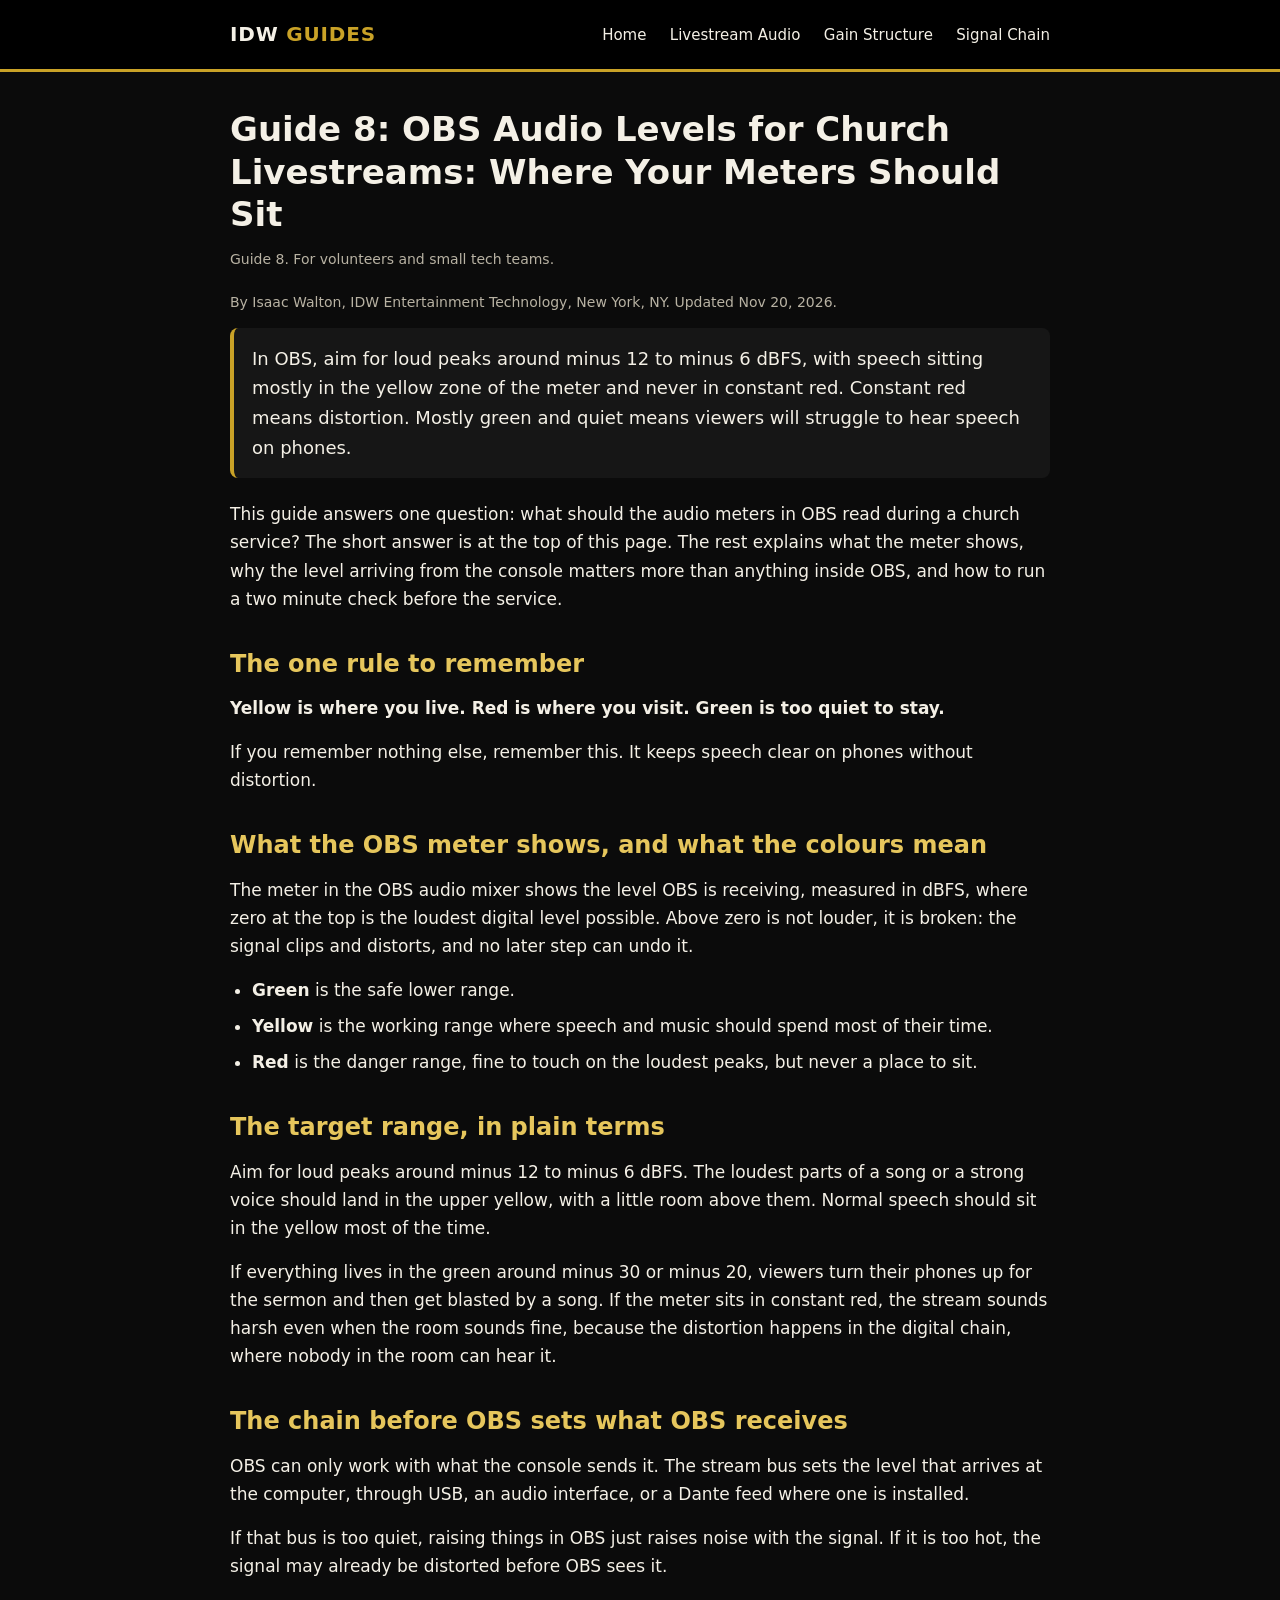
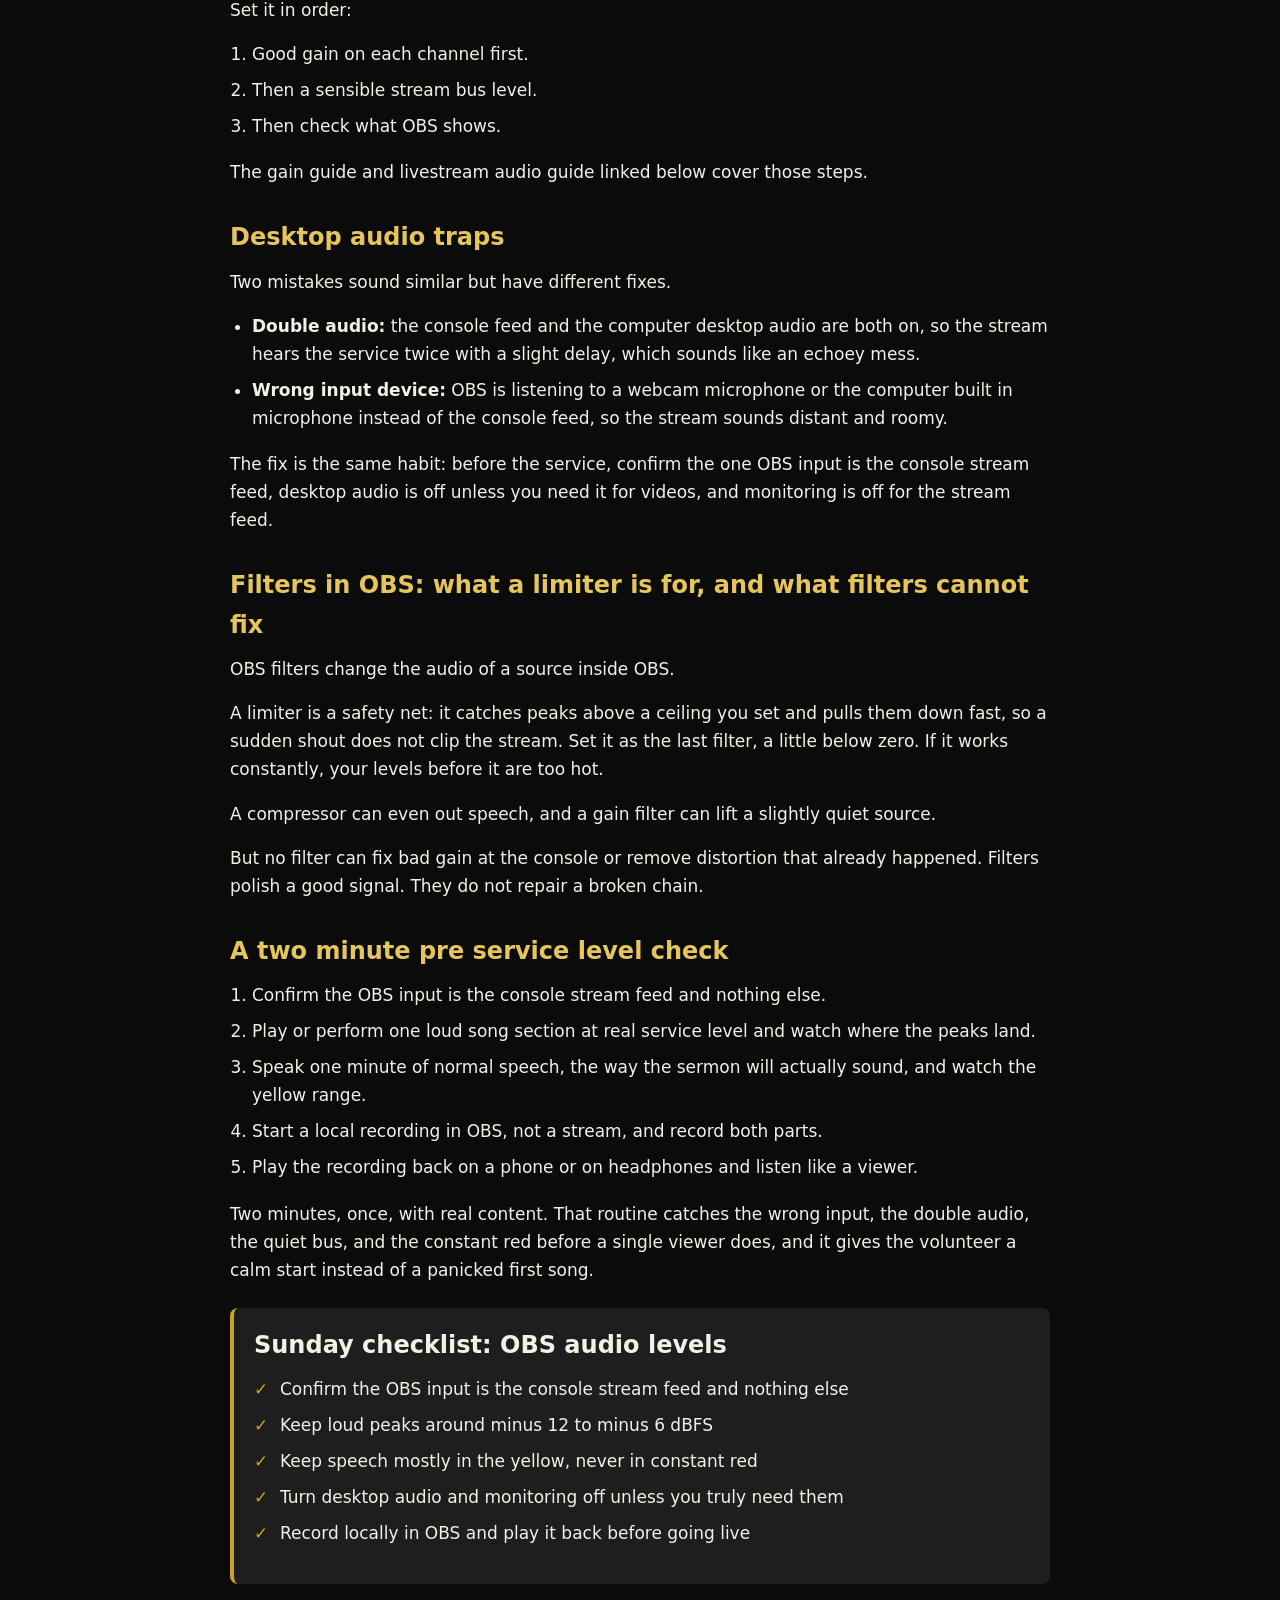
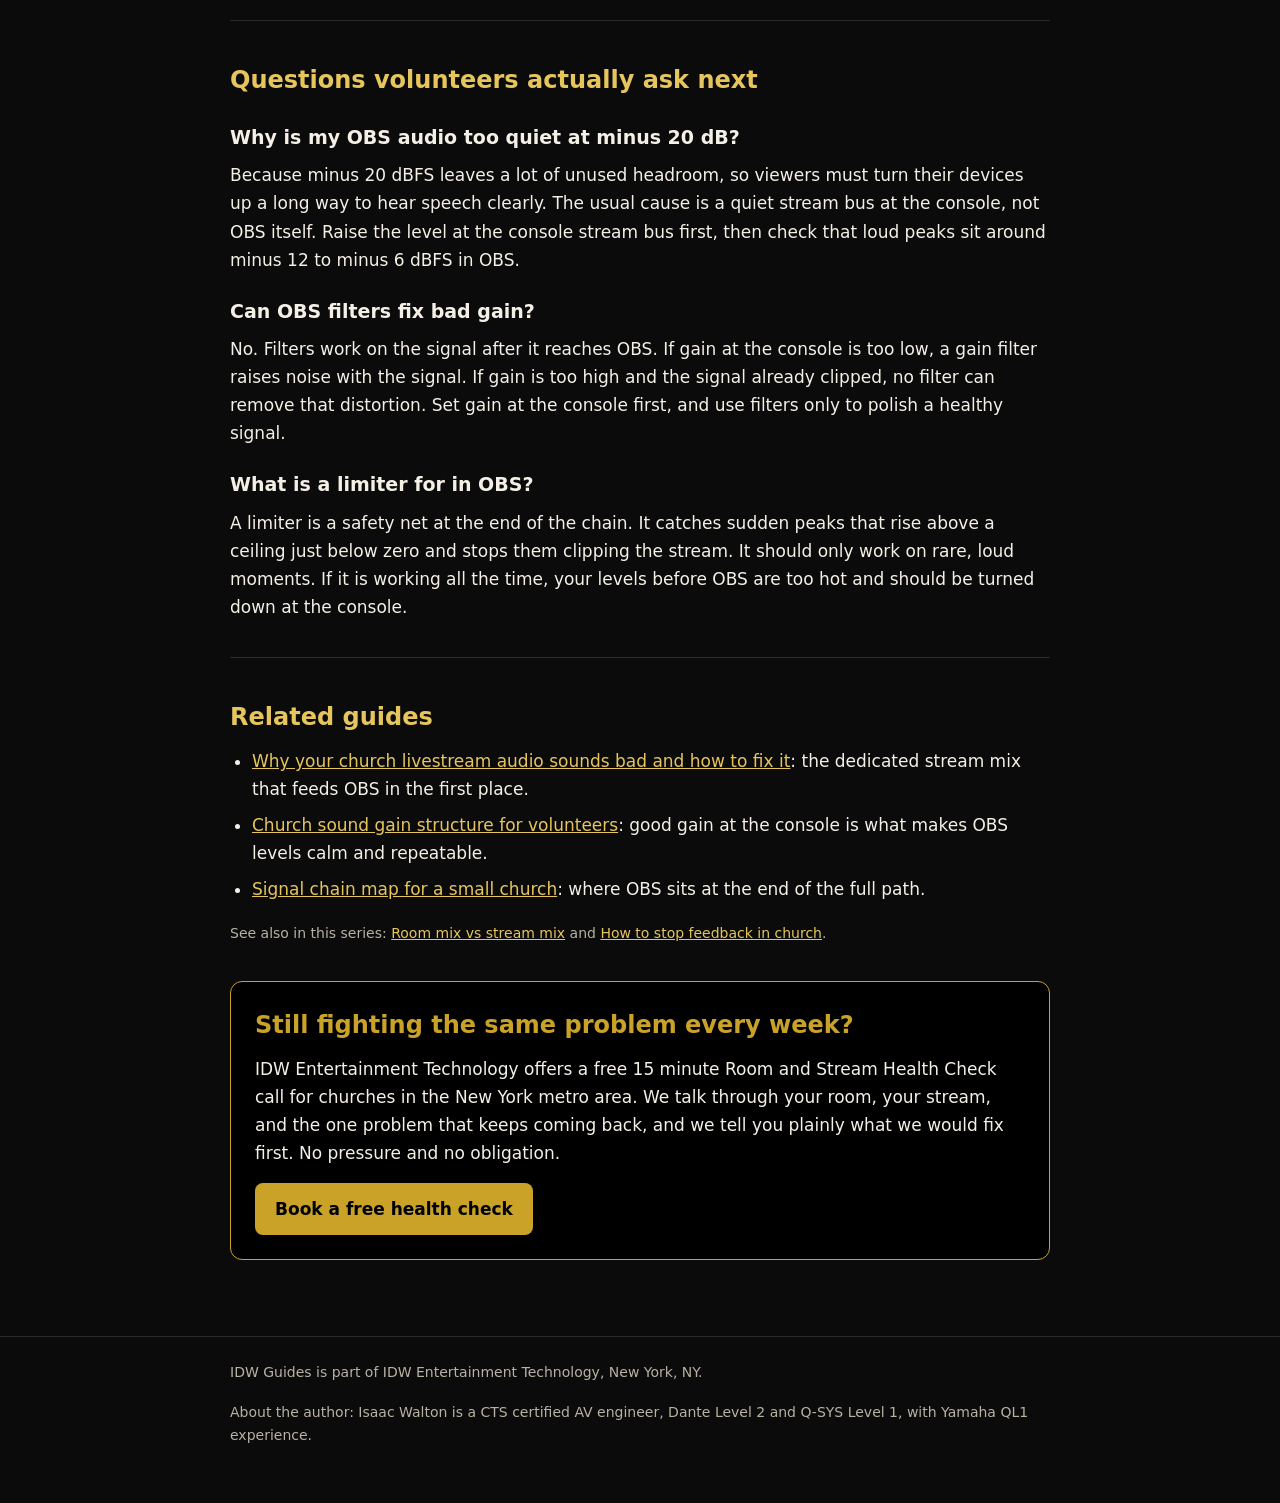
<file: guides/obs-audio-levels-for-church-streams.html>
<!DOCTYPE html>
<html lang="en">
<head>
<meta charset="utf-8">
<meta name="viewport" content="width=device-width, initial-scale=1">
<title>Guide 8: OBS Audio Levels for Church Livestreams: Where Your Meters Should Sit | IDW Guides</title>
<meta name="description" content="In OBS, aim for loud peaks around minus 12 to minus 6 dBFS, with speech sitting mostly in the yellow zone of the meter and never in constant red. A plain guide for church stream volunteers.">
<link rel="canonical" href="https://guides.idwent.com/guides/obs-audio-levels-for-church-streams.html">
<meta property="og:title" content="Guide 8: OBS Audio Levels for Church Livestreams: Where Your Meters Should Sit | IDW Guides">
<meta property="og:description" content="In OBS, aim for loud peaks around minus 12 to minus 6 dBFS, with speech sitting mostly in the yellow zone of the meter and never in constant red. A plain guide for church stream volunteers.">
<meta property="og:type" content="article">
<meta property="og:url" content="https://guides.idwent.com/guides/obs-audio-levels-for-church-streams.html">
<script type="application/ld+json">
{
  "@context": "https://schema.org",
  "@graph": [
    {
      "@type": "Article",
      "headline": "Guide 8: OBS Audio Levels for Church Livestreams: Where Your Meters Should Sit",
      "description": "In OBS, aim for loud peaks around minus 12 to minus 6 dBFS, with speech sitting mostly in the yellow zone of the meter and never in constant red. A plain guide for church stream volunteers.",
      "author": {
        "@type": "Person",
        "name": "Isaac Walton",
        "jobTitle": "AV Engineer",
        "worksFor": {
          "@type": "Organization",
          "name": "IDW Entertainment Technology",
          "url": "https://idwent.com"
        }
      },
      "publisher": {
        "@type": "Organization",
        "name": "IDW Entertainment Technology",
        "url": "https://idwent.com"
      },
      "datePublished": "2026-11-20",
      "dateModified": "2026-11-20",
      "mainEntityOfPage": "https://guides.idwent.com/guides/obs-audio-levels-for-church-streams.html"
    },
    {
      "@type": "FAQPage",
      "mainEntity": [
        {
          "@type": "Question",
          "name": "Why is my OBS audio too quiet at minus 20 dB?",
          "acceptedAnswer": {
            "@type": "Answer",
            "text": "Because minus 20 dBFS leaves a lot of unused headroom, so viewers must turn their devices up a long way to hear speech clearly. The usual cause is a quiet stream bus at the console, not OBS itself. Raise the level at the console stream bus first, then check that loud peaks sit around minus 12 to minus 6 dBFS in OBS."
          }
        },
        {
          "@type": "Question",
          "name": "Can OBS filters fix bad gain?",
          "acceptedAnswer": {
            "@type": "Answer",
            "text": "No. Filters work on the signal after it reaches OBS. If gain at the console is too low, a gain filter raises noise with the signal. If gain is too high and the signal already clipped, no filter can remove that distortion. Set gain at the console first, and use filters only to polish a healthy signal."
          }
        },
        {
          "@type": "Question",
          "name": "What is a limiter for in OBS?",
          "acceptedAnswer": {
            "@type": "Answer",
            "text": "A limiter is a safety net at the end of the chain. It catches sudden peaks that rise above a ceiling just below zero and stops them clipping the stream. It should only work on rare, loud moments. If it is working all the time, your levels before OBS are too hot and should be turned down at the console."
          }
        }
      ]
    }
  ]
}
</script>
<link rel="stylesheet" href="../style.css">
</head>
<body>
<header class="site">
<div class="wrap">
<a class="brand" href="../index.html">IDW <span>GUIDES</span></a>
<nav class="main">
<a href="../index.html">Home</a>
<a href="../guides/why-church-livestream-audio-sounds-bad.html">Livestream Audio</a>
<a href="../guides/church-sound-gain-structure-for-volunteers.html">Gain Structure</a>
<a href="../guides/signal-chain-map-small-church.html">Signal Chain</a>
</nav>
</div>
</header>
<div class="wrap">
<main>
<h1 class="article">Guide 8: OBS Audio Levels for Church Livestreams: Where Your Meters Should Sit</h1>
<p class="meta">Guide 8. For volunteers and small tech teams.</p>
<p class="byline">By Isaac Walton, IDW Entertainment Technology, New York, NY. Updated Nov 20, 2026.</p>
<p class="answer">In OBS, aim for loud peaks around minus 12 to minus 6 dBFS, with speech sitting mostly in the yellow zone of the meter and never in constant red. Constant red means distortion. Mostly green and quiet means viewers will struggle to hear speech on phones.</p>
<p>This guide answers one question: what should the audio meters in OBS read during a church service? The short answer is at the top of this page. The rest explains what the meter shows, why the level arriving from the console matters more than anything inside OBS, and how to run a two minute check before the service.</p>
<h2>The one rule to remember</h2>
<p><strong>Yellow is where you live. Red is where you visit. Green is too quiet to stay.</strong></p>
<p>If you remember nothing else, remember this. It keeps speech clear on phones without distortion.</p>
<h2>What the OBS meter shows, and what the colours mean</h2>
<p>The meter in the OBS audio mixer shows the level OBS is receiving, measured in dBFS, where zero at the top is the loudest digital level possible. Above zero is not louder, it is broken: the signal clips and distorts, and no later step can undo it.</p>
<ul>
<li><strong>Green</strong> is the safe lower range.</li>
<li><strong>Yellow</strong> is the working range where speech and music should spend most of their time.</li>
<li><strong>Red</strong> is the danger range, fine to touch on the loudest peaks, but never a place to sit.</li>
</ul>
<h2>The target range, in plain terms</h2>
<p>Aim for loud peaks around minus 12 to minus 6 dBFS. The loudest parts of a song or a strong voice should land in the upper yellow, with a little room above them. Normal speech should sit in the yellow most of the time.</p>
<p>If everything lives in the green around minus 30 or minus 20, viewers turn their phones up for the sermon and then get blasted by a song. If the meter sits in constant red, the stream sounds harsh even when the room sounds fine, because the distortion happens in the digital chain, where nobody in the room can hear it.</p>
<h2>The chain before OBS sets what OBS receives</h2>
<p>OBS can only work with what the console sends it. The stream bus sets the level that arrives at the computer, through USB, an audio interface, or a Dante feed where one is installed.</p>
<p>If that bus is too quiet, raising things in OBS just raises noise with the signal. If it is too hot, the signal may already be distorted before OBS sees it.</p>
<p>Set it in order:</p>
<ol>
<li>Good gain on each channel first.</li>
<li>Then a sensible stream bus level.</li>
<li>Then check what OBS shows.</li>
</ol>
<p>The gain guide and livestream audio guide linked below cover those steps.</p>
<h2>Desktop audio traps</h2>
<p>Two mistakes sound similar but have different fixes.</p>
<ul>
<li><strong>Double audio:</strong> the console feed and the computer desktop audio are both on, so the stream hears the service twice with a slight delay, which sounds like an echoey mess.</li>
<li><strong>Wrong input device:</strong> OBS is listening to a webcam microphone or the computer built in microphone instead of the console feed, so the stream sounds distant and roomy.</li>
</ul>
<p>The fix is the same habit: before the service, confirm the one OBS input is the console stream feed, desktop audio is off unless you need it for videos, and monitoring is off for the stream feed.</p>
<h2>Filters in OBS: what a limiter is for, and what filters cannot fix</h2>
<p>OBS filters change the audio of a source inside OBS.</p>
<p>A limiter is a safety net: it catches peaks above a ceiling you set and pulls them down fast, so a sudden shout does not clip the stream. Set it as the last filter, a little below zero. If it works constantly, your levels before it are too hot.</p>
<p>A compressor can even out speech, and a gain filter can lift a slightly quiet source.</p>
<p>But no filter can fix bad gain at the console or remove distortion that already happened. Filters polish a good signal. They do not repair a broken chain.</p>
<h2>A two minute pre service level check</h2>
<ol>
<li>Confirm the OBS input is the console stream feed and nothing else.</li>
<li>Play or perform one loud song section at real service level and watch where the peaks land.</li>
<li>Speak one minute of normal speech, the way the sermon will actually sound, and watch the yellow range.</li>
<li>Start a local recording in OBS, not a stream, and record both parts.</li>
<li>Play the recording back on a phone or on headphones and listen like a viewer.</li>
</ol>
<p>Two minutes, once, with real content. That routine catches the wrong input, the double audio, the quiet bus, and the constant red before a single viewer does, and it gives the volunteer a calm start instead of a panicked first song.</p>
<div class="checklist">
<h2>Sunday checklist: OBS audio levels</h2>
<ul>
<li>Confirm the OBS input is the console stream feed and nothing else</li>
<li>Keep loud peaks around minus 12 to minus 6 dBFS</li>
<li>Keep speech mostly in the yellow, never in constant red</li>
<li>Turn desktop audio and monitoring off unless you truly need them</li>
<li>Record locally in OBS and play it back before going live</li>
</ul>
</div>
<section class="faq">
<h2>Questions volunteers actually ask next</h2>
<h3>Why is my OBS audio too quiet at minus 20 dB?</h3>
<p>Because minus 20 dBFS leaves a lot of unused headroom, so viewers must turn their devices up a long way to hear speech clearly. The usual cause is a quiet stream bus at the console, not OBS itself. Raise the level at the console stream bus first, then check that loud peaks sit around minus 12 to minus 6 dBFS in OBS.</p>
<h3>Can OBS filters fix bad gain?</h3>
<p>No. Filters work on the signal after it reaches OBS. If gain at the console is too low, a gain filter raises noise with the signal. If gain is too high and the signal already clipped, no filter can remove that distortion. Set gain at the console first, and use filters only to polish a healthy signal.</p>
<h3>What is a limiter for in OBS?</h3>
<p>A limiter is a safety net at the end of the chain. It catches sudden peaks that rise above a ceiling just below zero and stops them clipping the stream. It should only work on rare, loud moments. If it is working all the time, your levels before OBS are too hot and should be turned down at the console.</p>
</section>
<section class="related">
<h2>Related guides</h2>
<ul>
<li><a href="../guides/why-church-livestream-audio-sounds-bad.html">Why your church livestream audio sounds bad and how to fix it</a>: the dedicated stream mix that feeds OBS in the first place.</li>
<li><a href="../guides/church-sound-gain-structure-for-volunteers.html">Church sound gain structure for volunteers</a>: good gain at the console is what makes OBS levels calm and repeatable.</li>
<li><a href="../guides/signal-chain-map-small-church.html">Signal chain map for a small church</a>: where OBS sits at the end of the full path.</li>
</ul>
<p class="meta">See also in this series: <a href="room-mix-vs-stream-mix.html">Room mix vs stream mix</a> and <a href="feedback-in-church-fast-checklist.html">How to stop feedback in church</a>.</p>
</section>
<section class="cta">
<h2>Still fighting the same problem every week?</h2>
<p>IDW Entertainment Technology offers a free 15 minute Room and Stream Health Check call for churches in the New York metro area. We talk through your room, your stream, and the one problem that keeps coming back, and we tell you plainly what we would fix first. No pressure and no obligation.</p>
<a class="button" href="https://idwent.com/#contact">Book a free health check</a>
</section>
</main>
</div>
<footer class="site">
<div class="wrap">
<p>IDW Guides is part of IDW Entertainment Technology, New York, NY.</p>
<p class="author-note">About the author: Isaac Walton is a CTS certified AV engineer, Dante Level 2 and Q-SYS Level 1, with Yamaha QL1 experience.</p>
</div>
</footer>
</body>
</html>
</file>
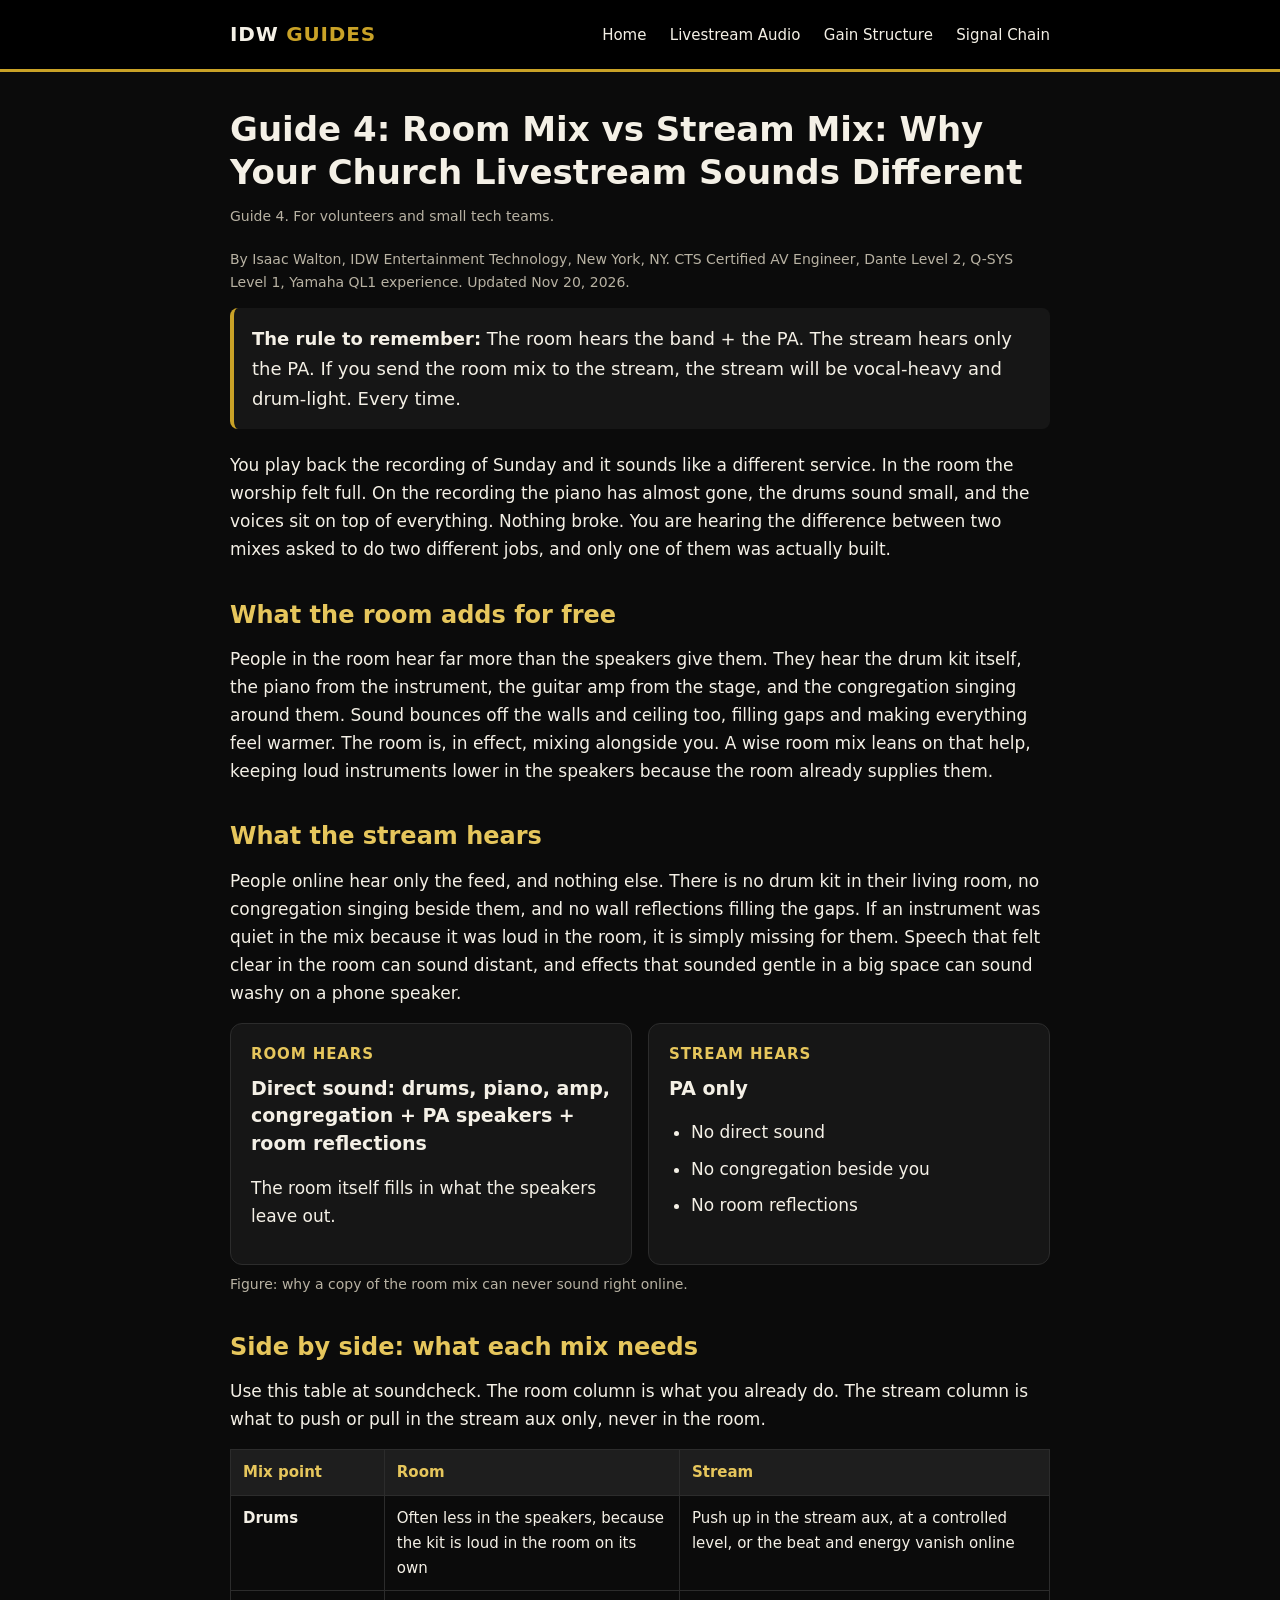
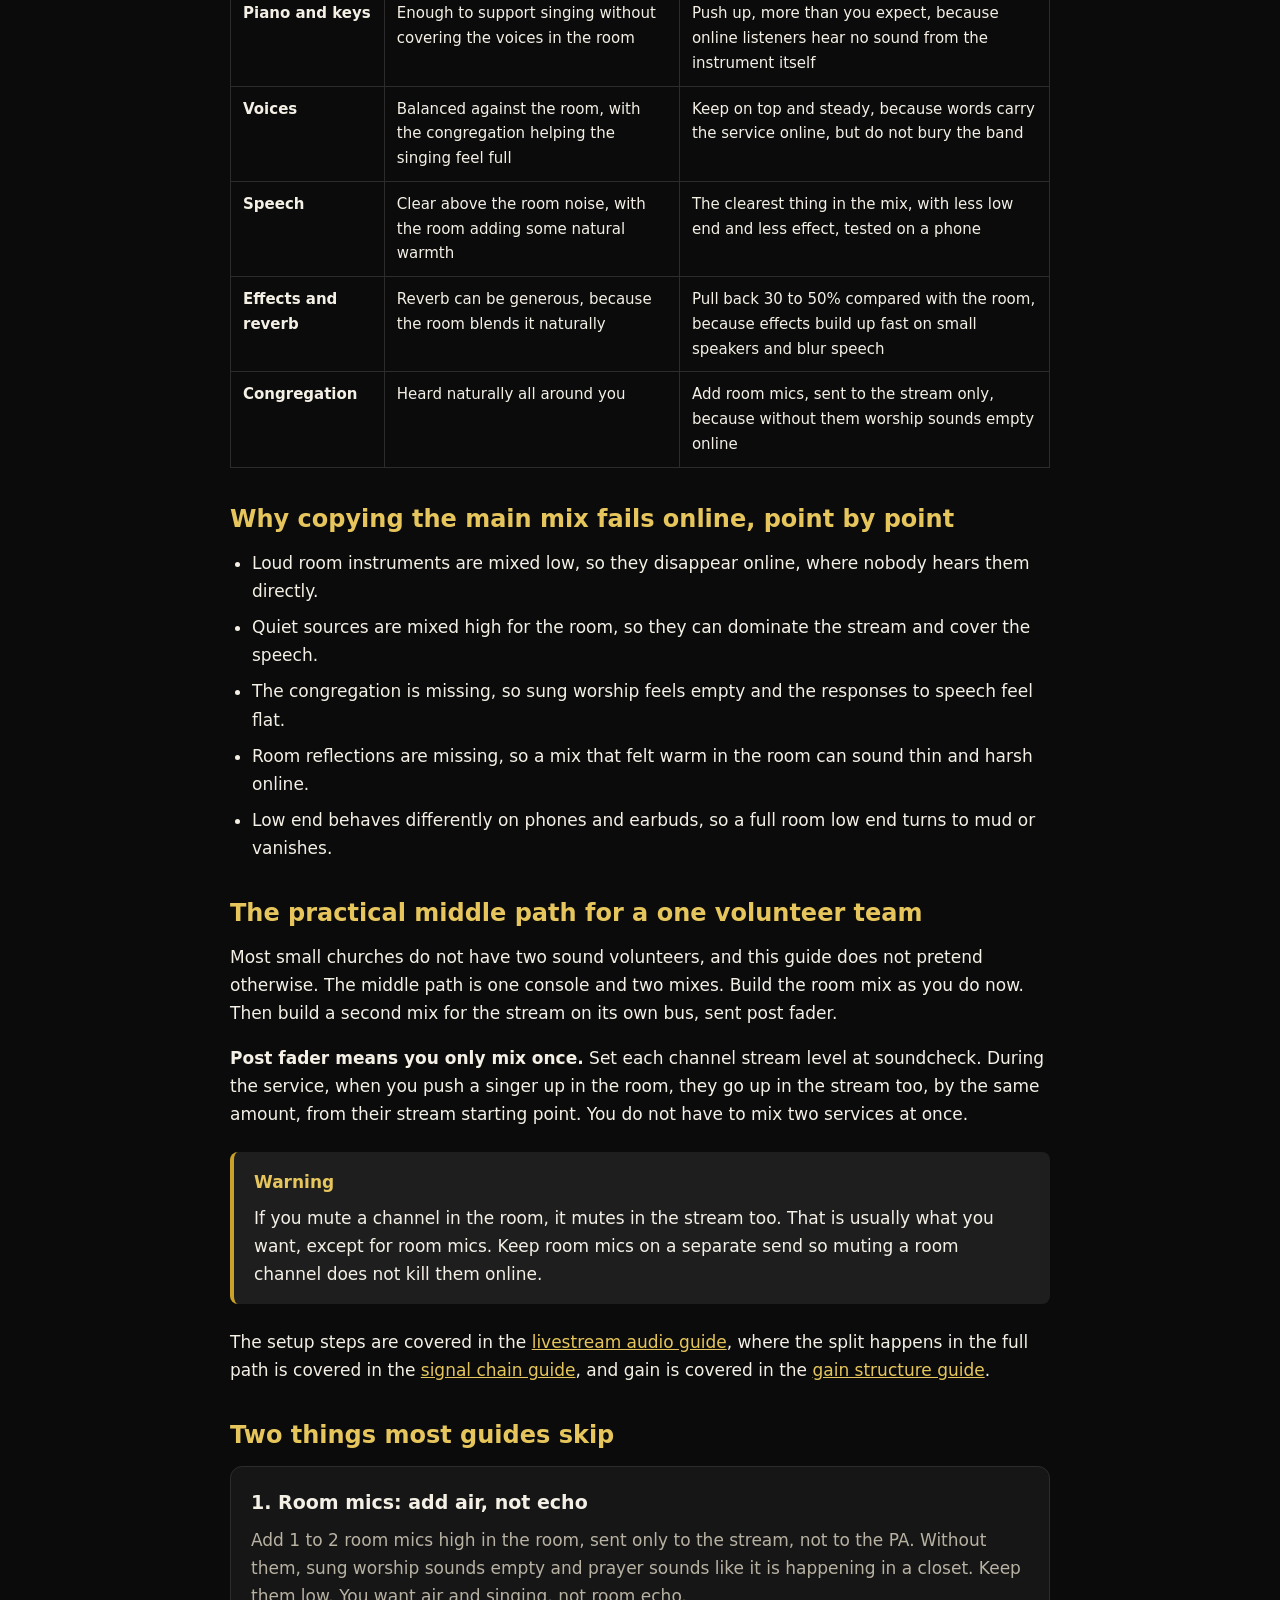
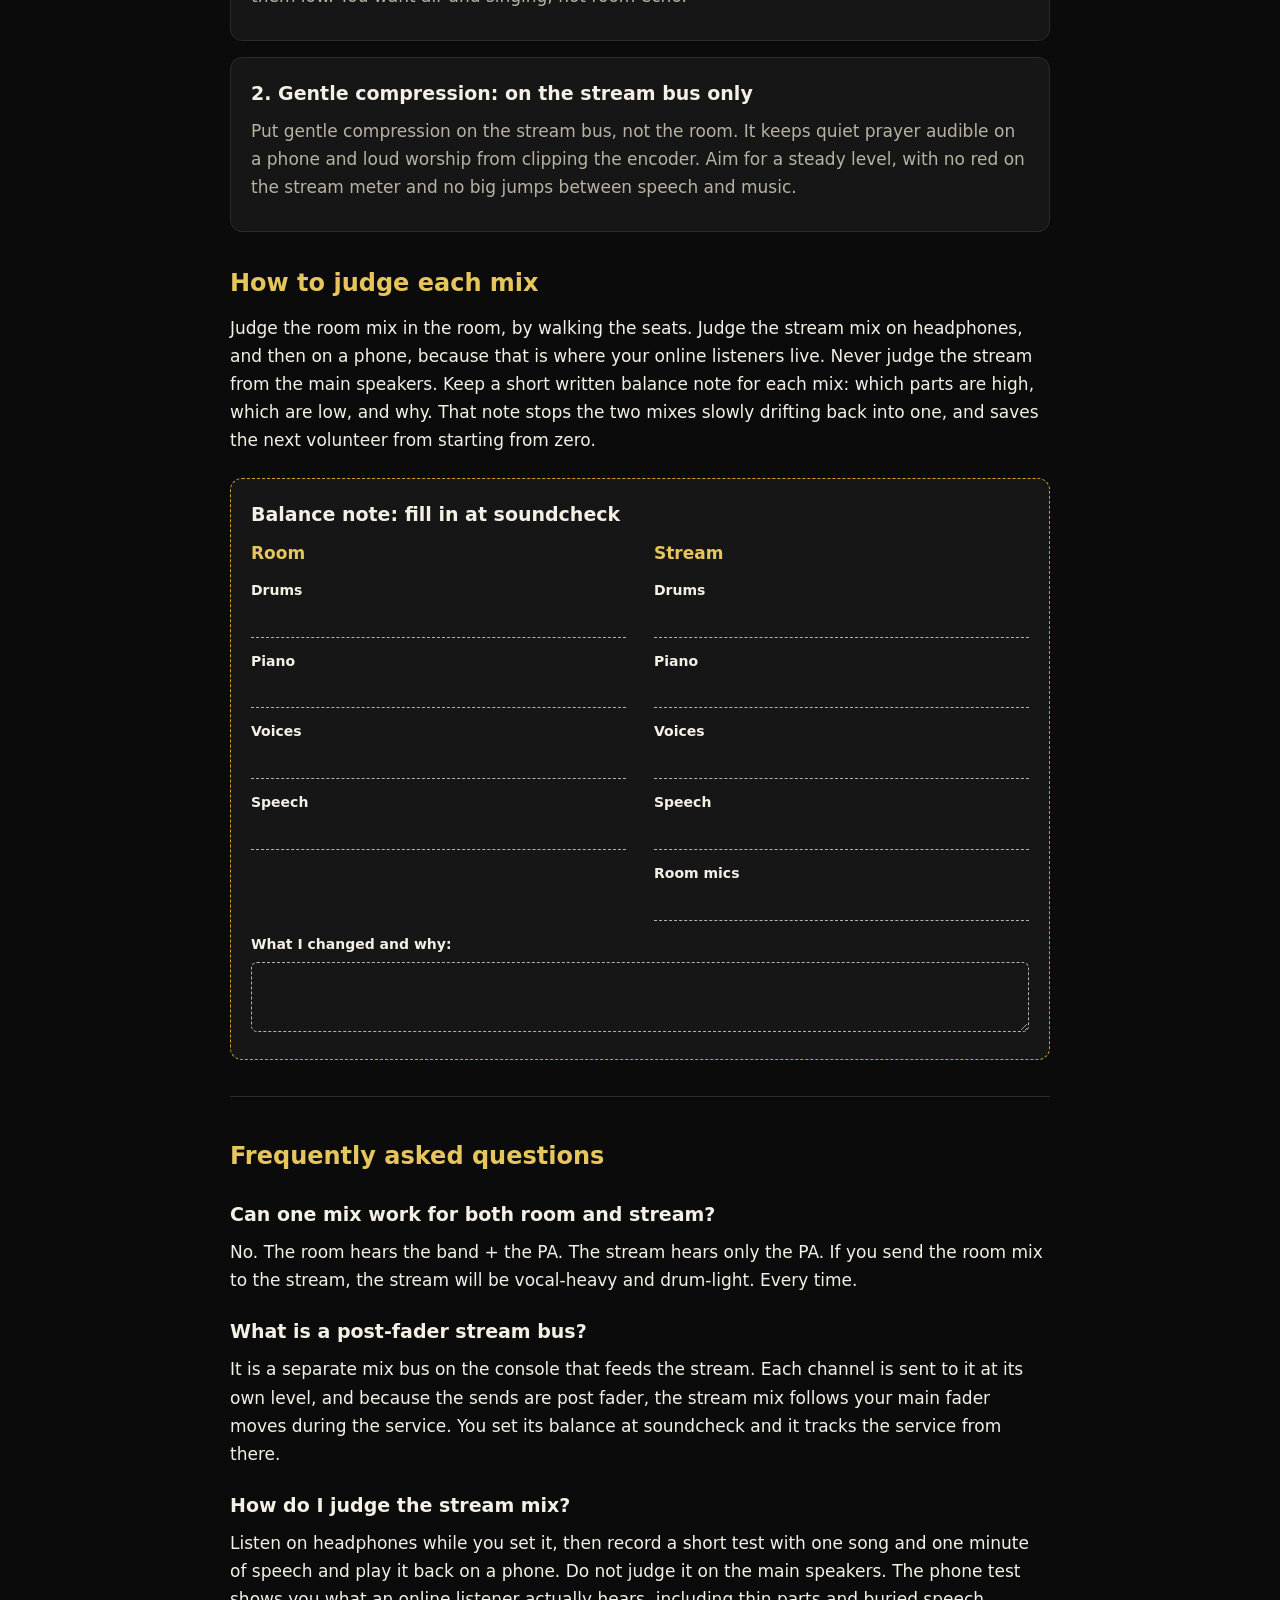
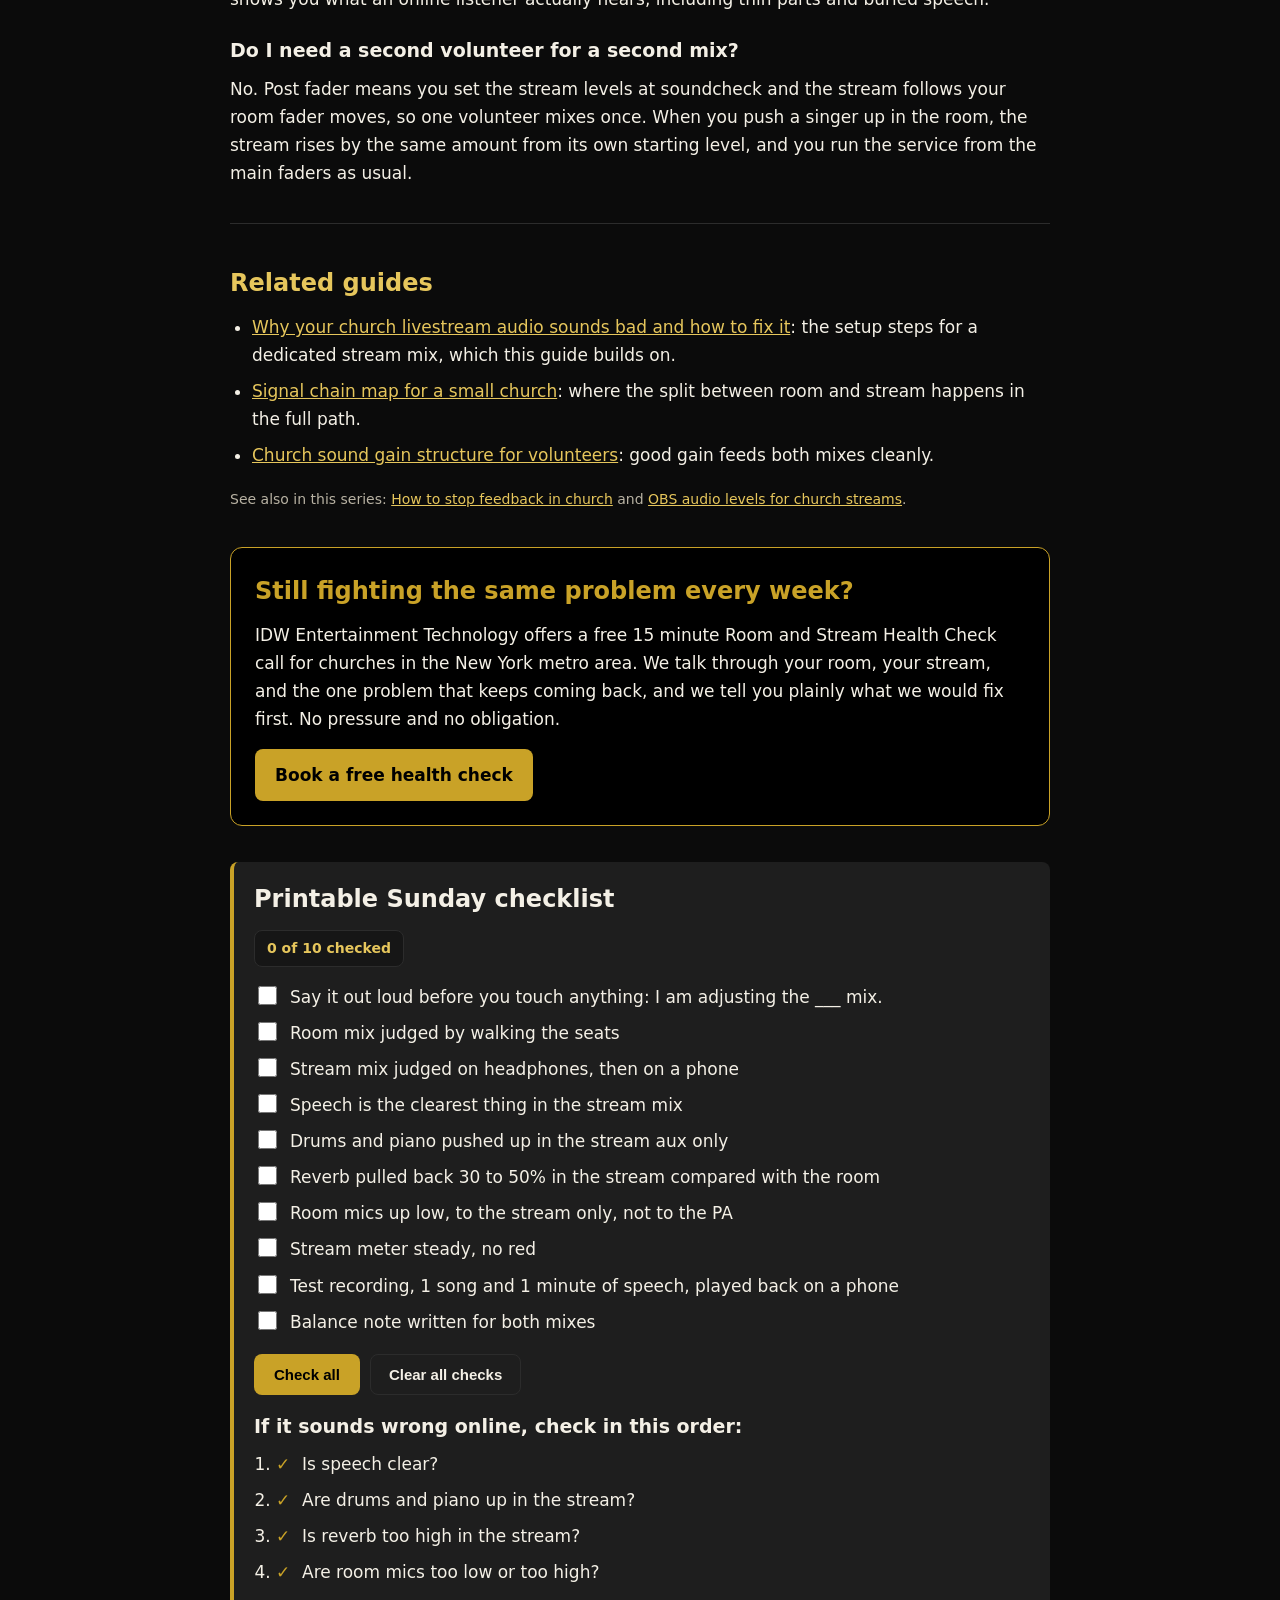
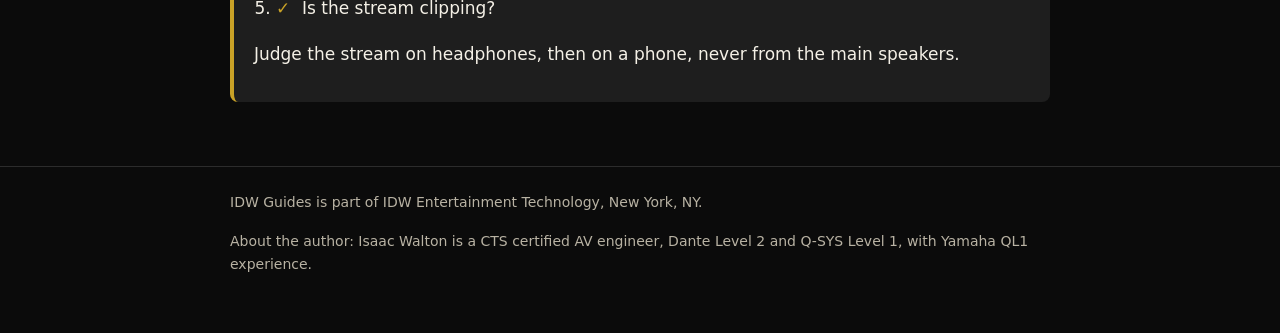
<file: guides/room-mix-vs-stream-mix.html>
<!DOCTYPE html>
<html lang="en">
<head>
<meta charset="utf-8">
<meta name="viewport" content="width=device-width, initial-scale=1">
<title>Guide 4: Room Mix vs Stream Mix: Why Your Church Livestream Sounds Different | IDW Guides</title>
<meta name="description" content="The room mix and the stream mix need different balances because the room helps one and not the other. A plain side by side guide for church volunteers, with a table and checklist.">
<link rel="canonical" href="https://guides.idwent.com/guides/room-mix-vs-stream-mix.html">
<meta property="og:title" content="Guide 4: Room Mix vs Stream Mix: Why Your Church Livestream Sounds Different | IDW Guides">
<meta property="og:description" content="The room mix and the stream mix need different balances because the room helps one and not the other. A plain side by side guide for church volunteers, with a table and checklist.">
<meta property="og:type" content="article">
<meta property="og:url" content="https://guides.idwent.com/guides/room-mix-vs-stream-mix.html">
<script type="application/ld+json">
{
  "@context": "https://schema.org",
  "@graph": [
    {
      "@type": "Article",
      "headline": "Guide 4: Room Mix vs Stream Mix: Why Your Church Livestream Sounds Different",
      "description": "The room mix and the stream mix need different balances because the room helps one and not the other. A plain side by side guide for church volunteers, with a table and checklist.",
      "author": {
        "@type": "Person",
        "name": "Isaac Walton",
        "jobTitle": "AV Engineer",
        "worksFor": {
          "@type": "Organization",
          "name": "IDW Entertainment Technology",
          "url": "https://idwent.com"
        }
      },
      "publisher": {
        "@type": "Organization",
        "name": "IDW Entertainment Technology",
        "url": "https://idwent.com"
      },
      "datePublished": "2026-11-20",
      "dateModified": "2026-11-20",
      "mainEntityOfPage": "https://guides.idwent.com/guides/room-mix-vs-stream-mix.html"
    },
    {
      "@type": "FAQPage",
      "mainEntity": [
        {
          "@type": "Question",
          "name": "Can one mix work for both room and stream?",
          "acceptedAnswer": {
            "@type": "Answer",
            "text": "No. The room hears the band + the PA. The stream hears only the PA. If you send the room mix to the stream, the stream will be vocal-heavy and drum-light. Every time."
          }
        },
        {
          "@type": "Question",
          "name": "What is a post-fader stream bus?",
          "acceptedAnswer": {
            "@type": "Answer",
            "text": "It is a separate mix bus on the console that feeds the stream. Each channel is sent to it at its own level, and because the sends are post fader, the stream mix follows your main fader moves during the service. You set its balance at soundcheck and it tracks the service from there."
          }
        },
        {
          "@type": "Question",
          "name": "How do I judge the stream mix?",
          "acceptedAnswer": {
            "@type": "Answer",
            "text": "Listen on headphones while you set it, then record a short test with one song and one minute of speech and play it back on a phone. Do not judge it on the main speakers. The phone test shows you what an online listener actually hears, including thin parts and buried speech."
          }
        },
        {
          "@type": "Question",
          "name": "Do I need a second volunteer for a second mix?",
          "acceptedAnswer": {
            "@type": "Answer",
            "text": "No. Post fader means you set the stream levels at soundcheck and the stream follows your room fader moves, so one volunteer mixes once. When you push a singer up in the room, the stream rises by the same amount from its own starting level, and you run the service from the main faders as usual."
          }
        }
      ]
    }
  ]
}
</script>
<link rel="stylesheet" href="../style.css">
<style>
.mix-grid{display:grid;grid-template-columns:1fr 1fr;gap:16px;margin:0 0 8px}
.mix-box{background:var(--surface);border:1px solid var(--border);border-radius:var(--radius);padding:18px 20px}
.mix-box h3{margin-top:0;color:var(--gold-light);font-size:15px;letter-spacing:.06em;text-transform:uppercase}
.mix-box .big{font-size:19px;font-weight:700;line-height:1.45}
.mix-box ul{margin-bottom:0}
@media (max-width:640px){.mix-grid{grid-template-columns:1fr}}
.warning{background:var(--surface2);border-left:4px solid var(--gold);border-radius:8px;padding:16px 20px;margin:24px 0}
.warning p{margin:0}
.warning .warn-title{font-weight:800;color:var(--gold-light);margin:0 0 8px}
.balance{background:var(--surface);border:1px dashed var(--gold);border-radius:var(--radius);padding:20px;margin:24px 0}
.balance h3{margin-top:0}
.balance-grid{display:grid;grid-template-columns:1fr 1fr;gap:8px 28px}
@media (max-width:640px){.balance-grid{grid-template-columns:1fr}}
.balance fieldset{border:0;padding:0;margin:0}
.balance legend{font-weight:700;color:var(--gold-light);padding:0}
.balance label{display:block;font-size:14px;font-weight:600;margin-top:12px}
.balance-input{width:100%;background:transparent;border:0;border-bottom:1px dashed var(--muted);padding:5px 0;color:var(--text);font:inherit;font-size:15px;outline:none}
.balance-input:focus{border-bottom:1px solid var(--gold)}
.balance-textarea{width:100%;min-height:70px;background:transparent;border:1px dashed var(--muted);border-radius:6px;padding:8px;color:var(--text);font:inherit;font-size:15px;outline:none;resize:vertical;margin-top:6px}
.balance-textarea:focus{border:1px solid var(--gold)}
.checklist ul.checks{list-style:none;padding-left:0}
.checklist ul.checks li{padding-left:0}
.checklist ul.checks li:before{content:none}
.checklist label{display:flex;gap:10px;align-items:flex-start;cursor:pointer}
.checklist input[type="checkbox"]{width:19px;height:19px;flex-shrink:0;margin-top:3px;accent-color:var(--gold)}
.check-count{display:inline-block;background:var(--surface);border:1px solid var(--border);border-radius:8px;padding:6px 12px;font-size:14px;font-weight:700;color:var(--gold-light)}
.btn-clear{background:transparent;color:var(--text);border:1px solid var(--border);font-weight:700;padding:11px 18px;border-radius:8px;cursor:pointer;font-size:15px;margin-left:10px}
.btn-clear:hover{border-color:var(--gold);color:var(--gold-light)}
button.button{border:0;cursor:pointer;font-size:15px}
@media print{header.site,.cta,.check-actions,nav.main{display:none}.checklist{break-before:page}}
</style>
</head>
<body>
<header class="site">
<div class="wrap">
<a class="brand" href="../index.html">IDW <span>GUIDES</span></a>
<nav class="main">
<a href="../index.html">Home</a>
<a href="../guides/why-church-livestream-audio-sounds-bad.html">Livestream Audio</a>
<a href="../guides/church-sound-gain-structure-for-volunteers.html">Gain Structure</a>
<a href="../guides/signal-chain-map-small-church.html">Signal Chain</a>
</nav>
</div>
</header>
<div class="wrap">
<main>
<h1 class="article">Guide 4: Room Mix vs Stream Mix: Why Your Church Livestream Sounds Different</h1>
<p class="meta">Guide 4. For volunteers and small tech teams.</p>
<p class="byline">By Isaac Walton, IDW Entertainment Technology, New York, NY. CTS Certified AV Engineer, Dante Level 2, Q-SYS Level 1, Yamaha QL1 experience. Updated Nov 20, 2026.</p>
<p class="answer"><strong>The rule to remember:</strong> The room hears the band + the PA. The stream hears only the PA. If you send the room mix to the stream, the stream will be vocal-heavy and drum-light. Every time.</p>
<p>You play back the recording of Sunday and it sounds like a different service. In the room the worship felt full. On the recording the piano has almost gone, the drums sound small, and the voices sit on top of everything. Nothing broke. You are hearing the difference between two mixes asked to do two different jobs, and only one of them was actually built.</p>
<h2>What the room adds for free</h2>
<p>People in the room hear far more than the speakers give them. They hear the drum kit itself, the piano from the instrument, the guitar amp from the stage, and the congregation singing around them. Sound bounces off the walls and ceiling too, filling gaps and making everything feel warmer. The room is, in effect, mixing alongside you. A wise room mix leans on that help, keeping loud instruments lower in the speakers because the room already supplies them.</p>
<h2>What the stream hears</h2>
<p>People online hear only the feed, and nothing else. There is no drum kit in their living room, no congregation singing beside them, and no wall reflections filling the gaps. If an instrument was quiet in the mix because it was loud in the room, it is simply missing for them. Speech that felt clear in the room can sound distant, and effects that sounded gentle in a big space can sound washy on a phone speaker.</p>
<div class="mix-grid">
<div class="mix-box">
<h3>Room hears</h3>
<p class="big">Direct sound: drums, piano, amp, congregation + PA speakers + room reflections</p>
<p>The room itself fills in what the speakers leave out.</p>
</div>
<div class="mix-box">
<h3>Stream hears</h3>
<p class="big">PA only</p>
<ul>
<li>No direct sound</li>
<li>No congregation beside you</li>
<li>No room reflections</li>
</ul>
</div>
</div>
<p class="meta">Figure: why a copy of the room mix can never sound right online.</p>
<h2>Side by side: what each mix needs</h2>
<p>Use this table at soundcheck. The room column is what you already do. The stream column is what to push or pull in the stream aux only, never in the room.</p>
<table>
<tr><th>Mix point</th><th>Room</th><th>Stream</th></tr>
<tr><td><strong>Drums</strong></td><td>Often less in the speakers, because the kit is loud in the room on its own</td><td>Push up in the stream aux, at a controlled level, or the beat and energy vanish online</td></tr>
<tr><td><strong>Piano and keys</strong></td><td>Enough to support singing without covering the voices in the room</td><td>Push up, more than you expect, because online listeners hear no sound from the instrument itself</td></tr>
<tr><td><strong>Voices</strong></td><td>Balanced against the room, with the congregation helping the singing feel full</td><td>Keep on top and steady, because words carry the service online, but do not bury the band</td></tr>
<tr><td><strong>Speech</strong></td><td>Clear above the room noise, with the room adding some natural warmth</td><td>The clearest thing in the mix, with less low end and less effect, tested on a phone</td></tr>
<tr><td><strong>Effects and reverb</strong></td><td>Reverb can be generous, because the room blends it naturally</td><td>Pull back 30 to 50% compared with the room, because effects build up fast on small speakers and blur speech</td></tr>
<tr><td><strong>Congregation</strong></td><td>Heard naturally all around you</td><td>Add room mics, sent to the stream only, because without them worship sounds empty online</td></tr>
</table>
<h2>Why copying the main mix fails online, point by point</h2>
<ul>
<li>Loud room instruments are mixed low, so they disappear online, where nobody hears them directly.</li>
<li>Quiet sources are mixed high for the room, so they can dominate the stream and cover the speech.</li>
<li>The congregation is missing, so sung worship feels empty and the responses to speech feel flat.</li>
<li>Room reflections are missing, so a mix that felt warm in the room can sound thin and harsh online.</li>
<li>Low end behaves differently on phones and earbuds, so a full room low end turns to mud or vanishes.</li>
</ul>
<h2>The practical middle path for a one volunteer team</h2>
<p>Most small churches do not have two sound volunteers, and this guide does not pretend otherwise. The middle path is one console and two mixes. Build the room mix as you do now. Then build a second mix for the stream on its own bus, sent post fader.</p>
<p><strong>Post fader means you only mix once.</strong> Set each channel stream level at soundcheck. During the service, when you push a singer up in the room, they go up in the stream too, by the same amount, from their stream starting point. You do not have to mix two services at once.</p>
<div class="warning">
<p class="warn-title">Warning</p>
<p>If you mute a channel in the room, it mutes in the stream too. That is usually what you want, except for room mics. Keep room mics on a separate send so muting a room channel does not kill them online.</p>
</div>
<p>The setup steps are covered in the <a href="why-church-livestream-audio-sounds-bad.html">livestream audio guide</a>, where the split happens in the full path is covered in the <a href="signal-chain-map-small-church.html">signal chain guide</a>, and gain is covered in the <a href="church-sound-gain-structure-for-volunteers.html">gain structure guide</a>.</p>
<h2>Two things most guides skip</h2>
<div class="card">
<h3>1. Room mics: add air, not echo</h3>
<p>Add 1 to 2 room mics high in the room, sent only to the stream, not to the PA. Without them, sung worship sounds empty and prayer sounds like it is happening in a closet. Keep them low. You want air and singing, not room echo.</p>
</div>
<div class="card">
<h3>2. Gentle compression: on the stream bus only</h3>
<p>Put gentle compression on the stream bus, not the room. It keeps quiet prayer audible on a phone and loud worship from clipping the encoder. Aim for a steady level, with no red on the stream meter and no big jumps between speech and music.</p>
</div>
<h2>How to judge each mix</h2>
<p>Judge the room mix in the room, by walking the seats. Judge the stream mix on headphones, and then on a phone, because that is where your online listeners live. Never judge the stream from the main speakers. Keep a short written balance note for each mix: which parts are high, which are low, and why. That note stops the two mixes slowly drifting back into one, and saves the next volunteer from starting from zero.</p>
<div class="balance">
<h3>Balance note: fill in at soundcheck</h3>
<div class="balance-grid">
<fieldset>
<legend>Room</legend>
<label>Drums <input class="balance-input" type="text" aria-label="Room drums"></label>
<label>Piano <input class="balance-input" type="text" aria-label="Room piano"></label>
<label>Voices <input class="balance-input" type="text" aria-label="Room voices"></label>
<label>Speech <input class="balance-input" type="text" aria-label="Room speech"></label>
</fieldset>
<fieldset>
<legend>Stream</legend>
<label>Drums <input class="balance-input" type="text" aria-label="Stream drums"></label>
<label>Piano <input class="balance-input" type="text" aria-label="Stream piano"></label>
<label>Voices <input class="balance-input" type="text" aria-label="Stream voices"></label>
<label>Speech <input class="balance-input" type="text" aria-label="Stream speech"></label>
<label>Room mics <input class="balance-input" type="text" aria-label="Stream room mics"></label>
</fieldset>
</div>
<label>What I changed and why: <textarea class="balance-textarea" aria-label="What I changed and why"></textarea></label>
</div>
<section class="faq">
<h2>Frequently asked questions</h2>
<h3>Can one mix work for both room and stream?</h3>
<p>No. The room hears the band + the PA. The stream hears only the PA. If you send the room mix to the stream, the stream will be vocal-heavy and drum-light. Every time.</p>
<h3>What is a post-fader stream bus?</h3>
<p>It is a separate mix bus on the console that feeds the stream. Each channel is sent to it at its own level, and because the sends are post fader, the stream mix follows your main fader moves during the service. You set its balance at soundcheck and it tracks the service from there.</p>
<h3>How do I judge the stream mix?</h3>
<p>Listen on headphones while you set it, then record a short test with one song and one minute of speech and play it back on a phone. Do not judge it on the main speakers. The phone test shows you what an online listener actually hears, including thin parts and buried speech.</p>
<h3>Do I need a second volunteer for a second mix?</h3>
<p>No. Post fader means you set the stream levels at soundcheck and the stream follows your room fader moves, so one volunteer mixes once. When you push a singer up in the room, the stream rises by the same amount from its own starting level, and you run the service from the main faders as usual.</p>
</section>
<section class="related">
<h2>Related guides</h2>
<ul>
<li><a href="../guides/why-church-livestream-audio-sounds-bad.html">Why your church livestream audio sounds bad and how to fix it</a>: the setup steps for a dedicated stream mix, which this guide builds on.</li>
<li><a href="../guides/signal-chain-map-small-church.html">Signal chain map for a small church</a>: where the split between room and stream happens in the full path.</li>
<li><a href="../guides/church-sound-gain-structure-for-volunteers.html">Church sound gain structure for volunteers</a>: good gain feeds both mixes cleanly.</li>
</ul>
<p class="meta">See also in this series: <a href="feedback-in-church-fast-checklist.html">How to stop feedback in church</a> and <a href="obs-audio-levels-for-church-streams.html">OBS audio levels for church streams</a>.</p>
</section>
<section class="cta">
<h2>Still fighting the same problem every week?</h2>
<p>IDW Entertainment Technology offers a free 15 minute Room and Stream Health Check call for churches in the New York metro area. We talk through your room, your stream, and the one problem that keeps coming back, and we tell you plainly what we would fix first. No pressure and no obligation.</p>
<a class="button" href="https://idwent.com/#contact">Book a free health check</a>
</section>
<div class="checklist" id="sunday-checklist">
<h2>Printable Sunday checklist</h2>
<p><span class="check-count" id="check-count" aria-live="polite">0 of 10 checked</span></p>
<ul class="checks">
<li><label><input type="checkbox" class="sunday-check"> <span>Say it out loud before you touch anything: I am adjusting the ___ mix.</span></label></li>
<li><label><input type="checkbox" class="sunday-check"> <span>Room mix judged by walking the seats</span></label></li>
<li><label><input type="checkbox" class="sunday-check"> <span>Stream mix judged on headphones, then on a phone</span></label></li>
<li><label><input type="checkbox" class="sunday-check"> <span>Speech is the clearest thing in the stream mix</span></label></li>
<li><label><input type="checkbox" class="sunday-check"> <span>Drums and piano pushed up in the stream aux only</span></label></li>
<li><label><input type="checkbox" class="sunday-check"> <span>Reverb pulled back 30 to 50% in the stream compared with the room</span></label></li>
<li><label><input type="checkbox" class="sunday-check"> <span>Room mics up low, to the stream only, not to the PA</span></label></li>
<li><label><input type="checkbox" class="sunday-check"> <span>Stream meter steady, no red</span></label></li>
<li><label><input type="checkbox" class="sunday-check"> <span>Test recording, 1 song and 1 minute of speech, played back on a phone</span></label></li>
<li><label><input type="checkbox" class="sunday-check"> <span>Balance note written for both mixes</span></label></li>
</ul>
<p class="check-actions"><button type="button" class="button" id="check-all">Check all</button><button type="button" class="btn-clear" id="clear-all">Clear all checks</button></p>
<h3>If it sounds wrong online, check in this order:</h3>
<ol>
<li>Is speech clear?</li>
<li>Are drums and piano up in the stream?</li>
<li>Is reverb too high in the stream?</li>
<li>Are room mics too low or too high?</li>
<li>Is the stream clipping?</li>
</ol>
<p>Judge the stream on headphones, then on a phone, never from the main speakers.</p>
</div>
</main>
</div>
<footer class="site">
<div class="wrap">
<p>IDW Guides is part of IDW Entertainment Technology, New York, NY.</p>
<p class="author-note">About the author: Isaac Walton is a CTS certified AV engineer, Dante Level 2 and Q-SYS Level 1, with Yamaha QL1 experience.</p>
</div>
</footer>
<script>
(function () {
  var boxes = document.querySelectorAll(".sunday-check");
  var count = document.getElementById("check-count");
  function update() {
    var n = 0;
    boxes.forEach(function (b) { if (b.checked) n++; });
    count.textContent = n + " of " + boxes.length + " checked";
  }
  boxes.forEach(function (b) { b.addEventListener("change", update); });
  document.getElementById("check-all").addEventListener("click", function () {
    boxes.forEach(function (b) { b.checked = true; });
    update();
  });
  document.getElementById("clear-all").addEventListener("click", function () {
    boxes.forEach(function (b) { b.checked = false; });
    update();
  });
  update();
})();
</script>
</body>
</html>
</file>
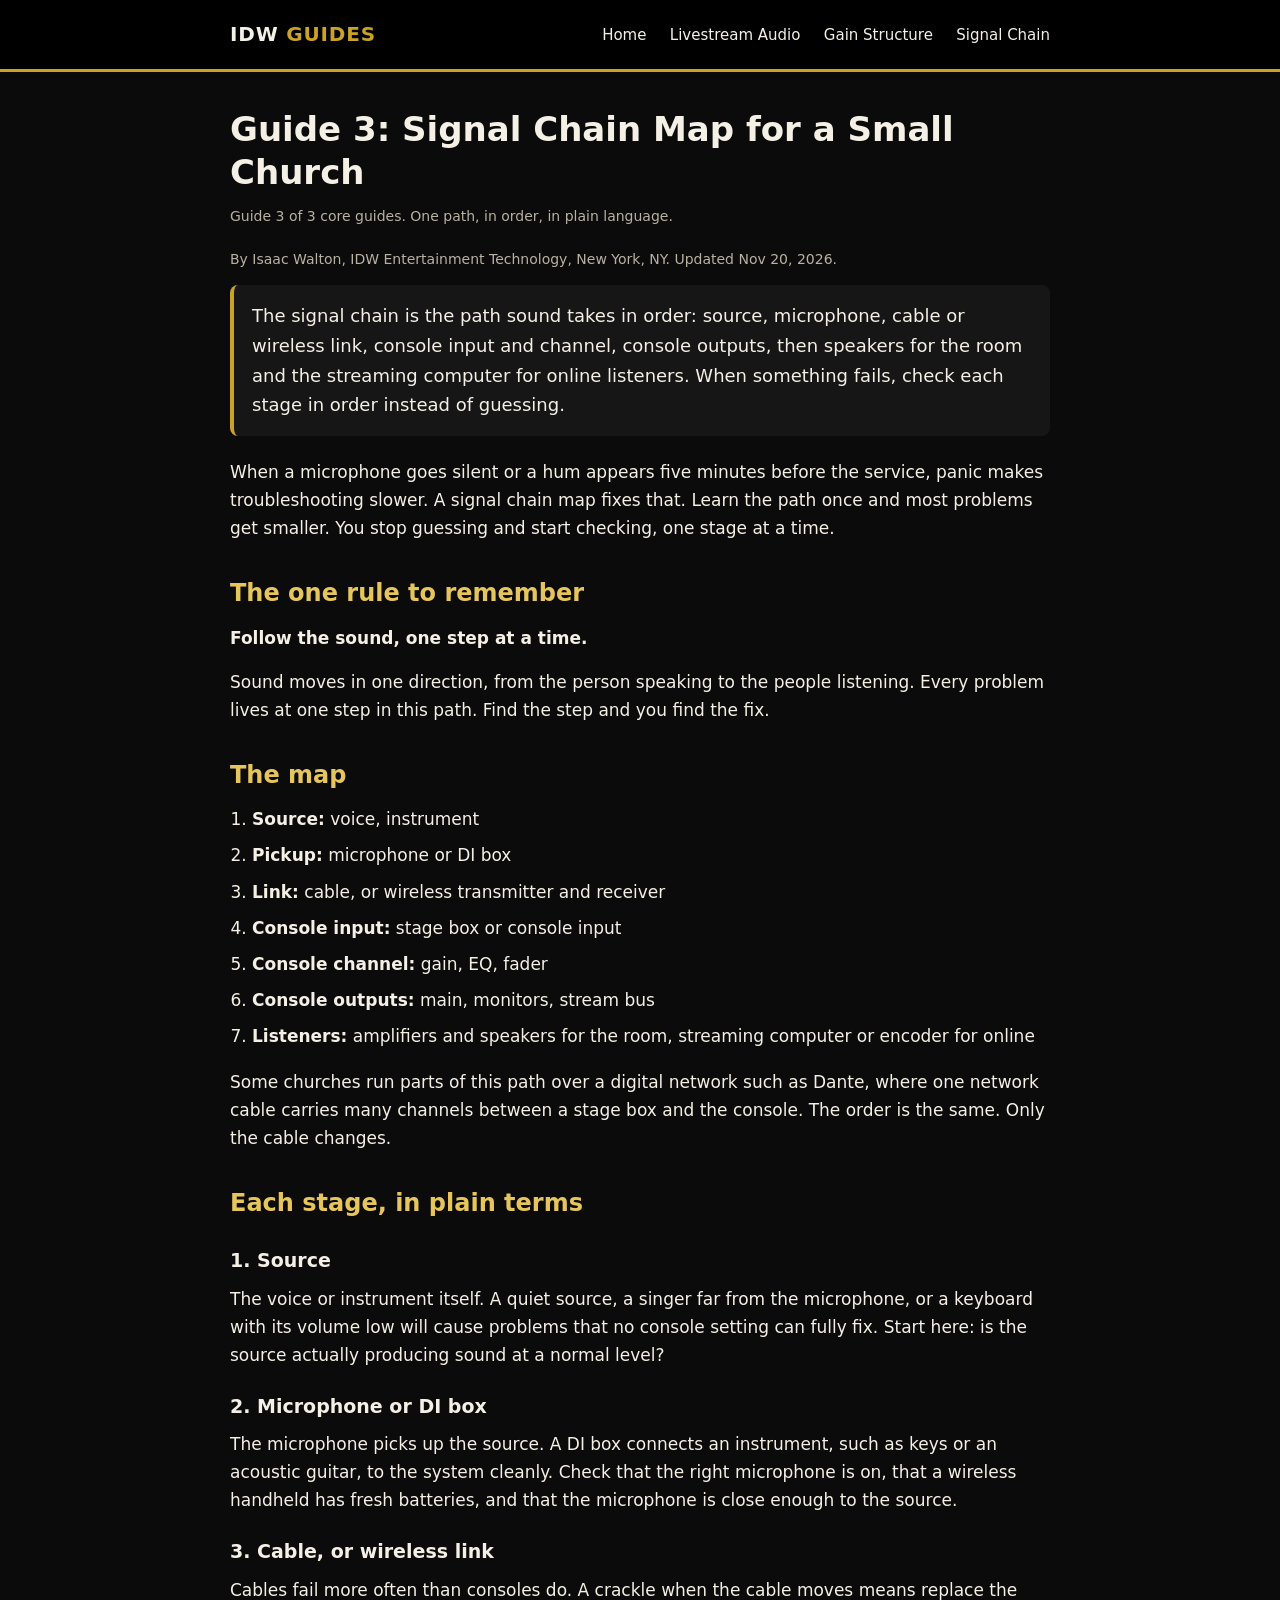
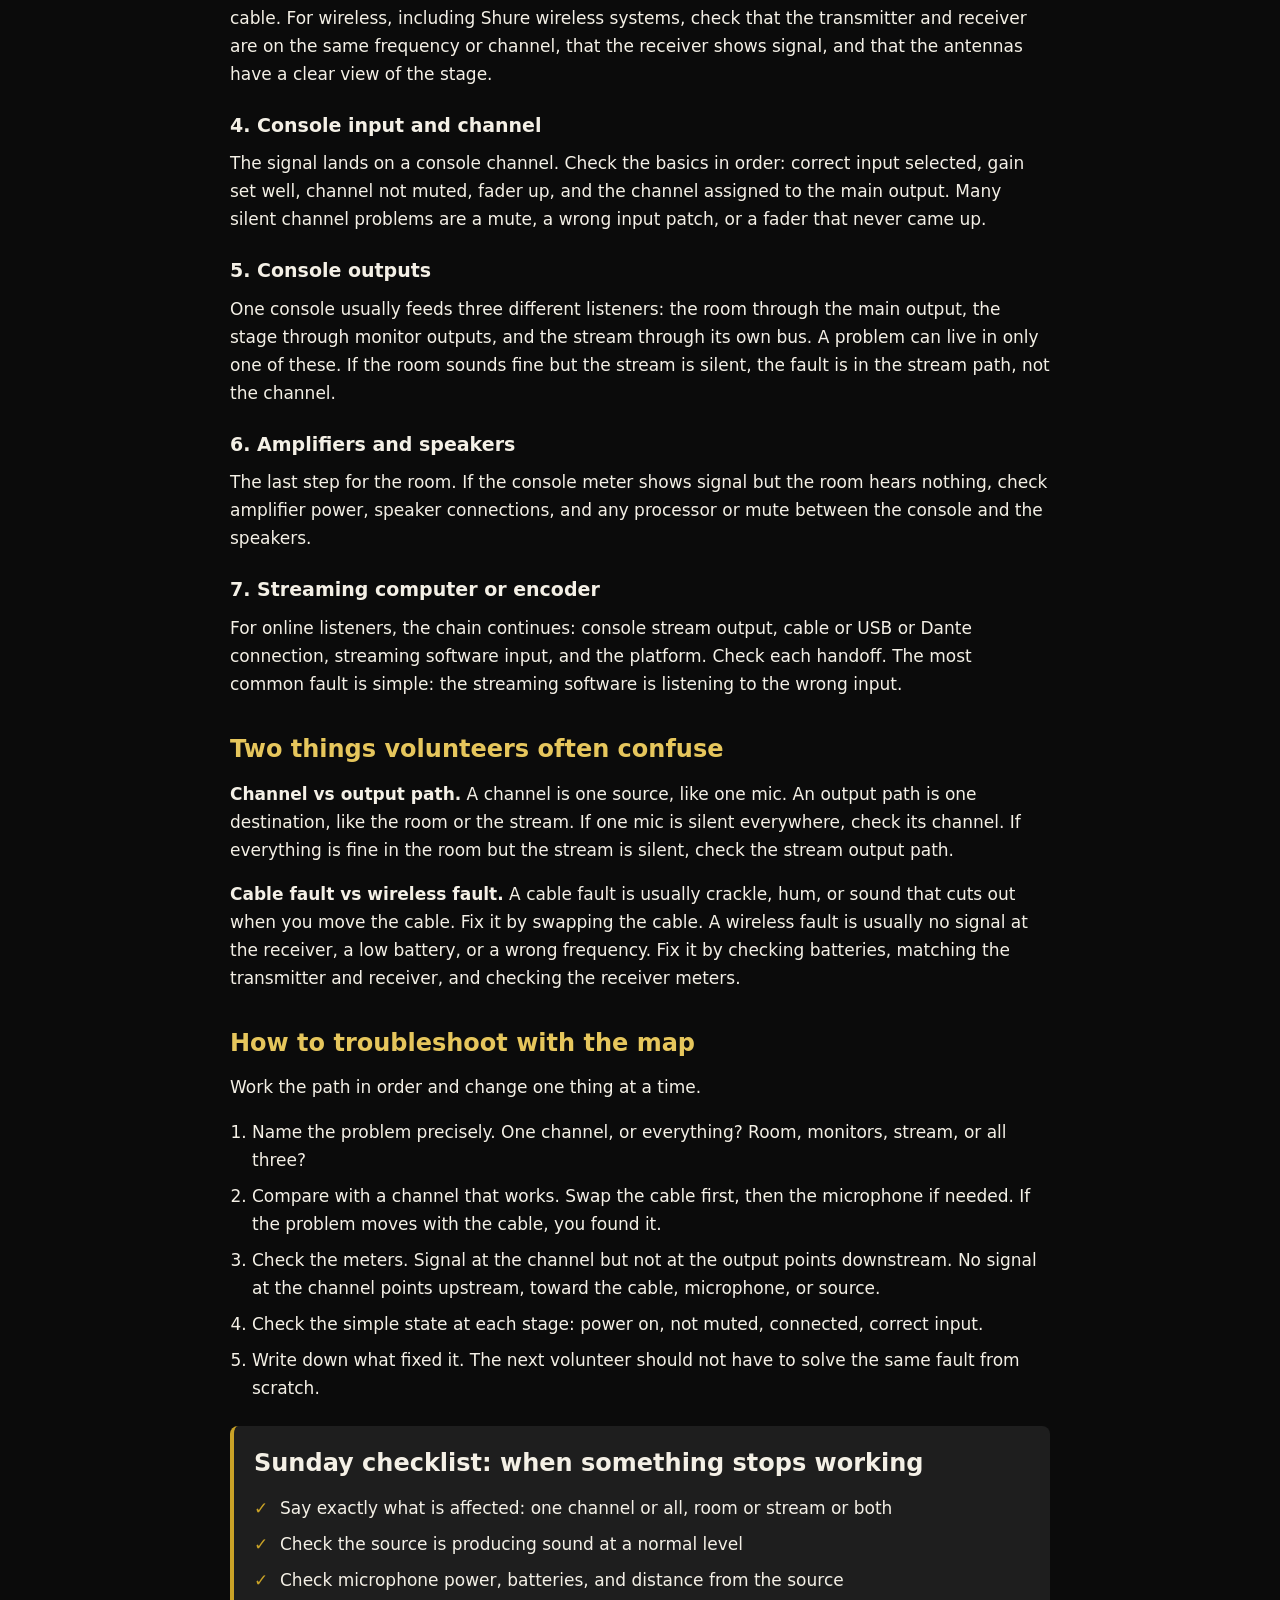
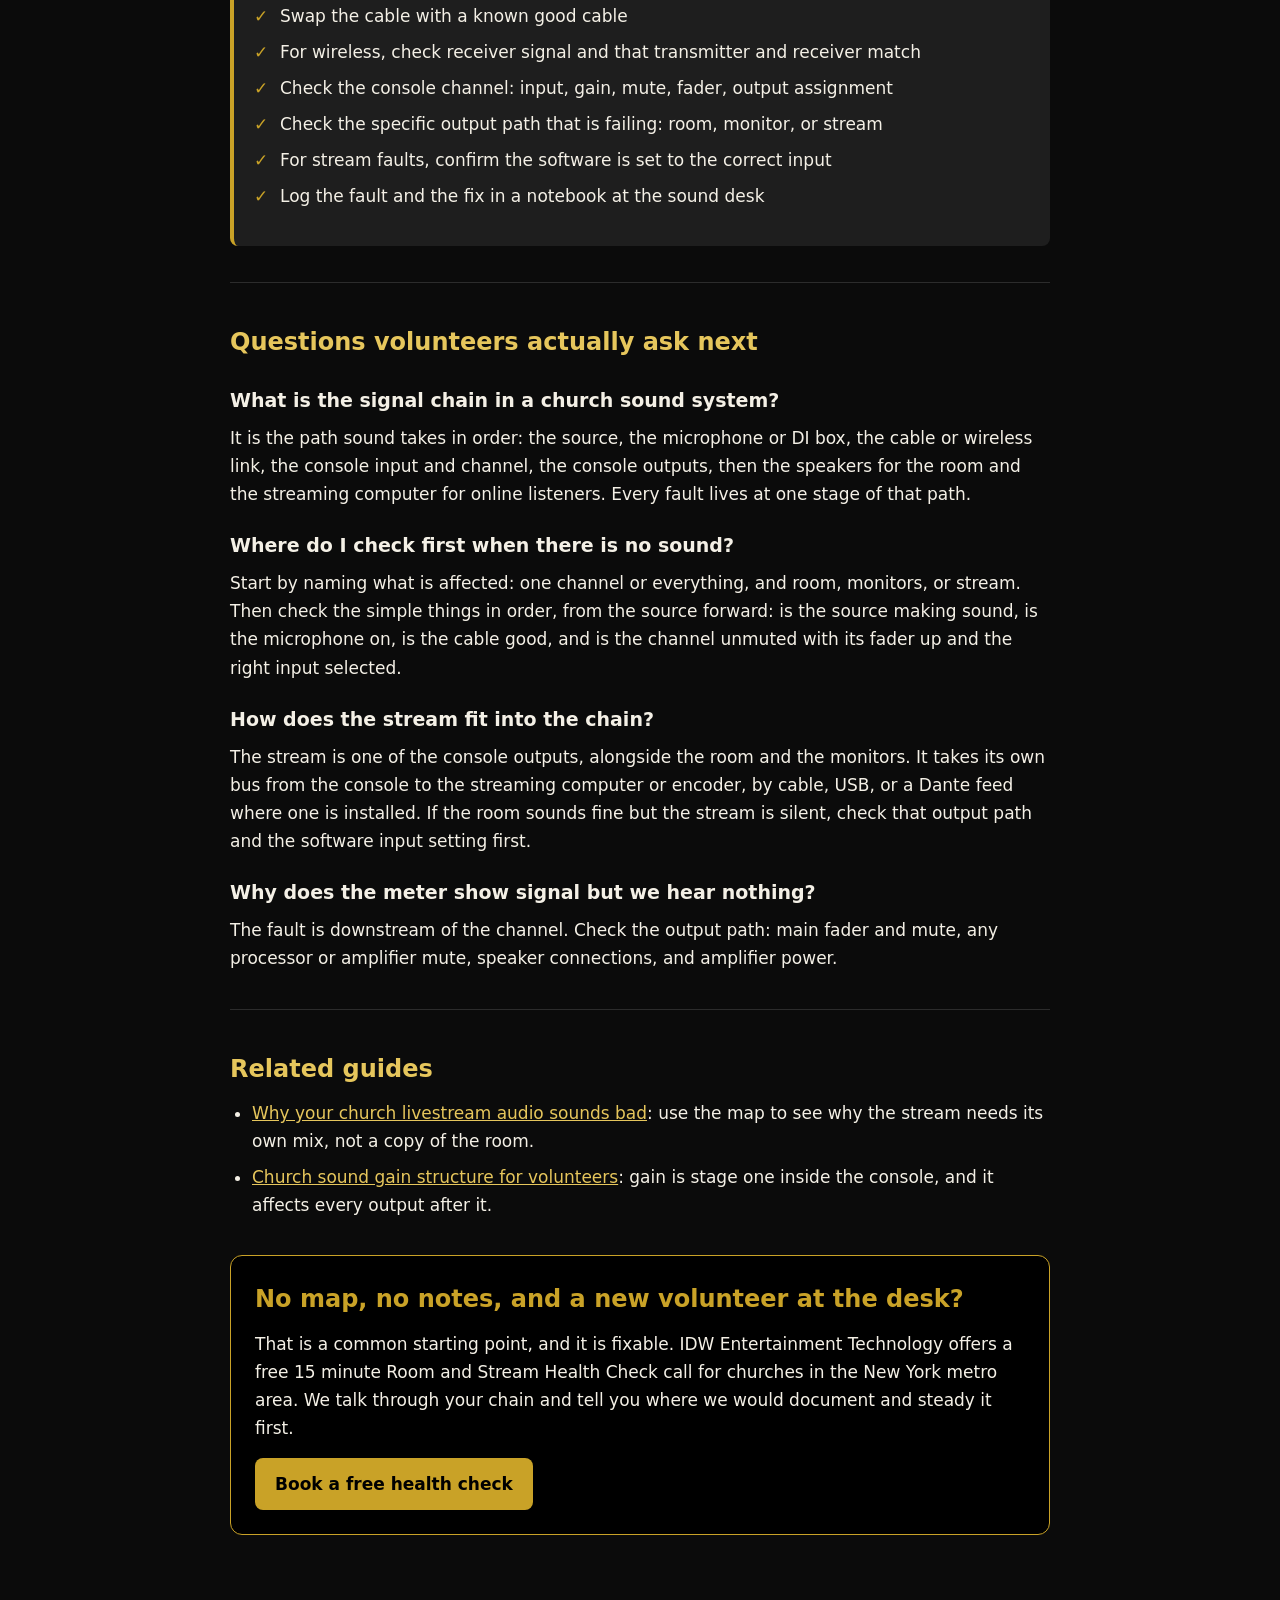
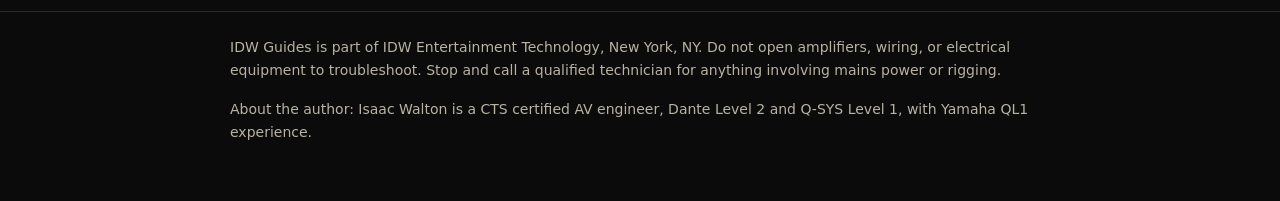
<file: guides/signal-chain-map-small-church.html>
<!DOCTYPE html>
<html lang="en">
<head>
<meta charset="utf-8">
<meta name="viewport" content="width=device-width, initial-scale=1">
<title>Guide 3: Signal Chain Map for a Small Church | IDW Guides</title>
<meta name="description" content="The signal chain is the path sound takes in order, from the source through the console to the speakers and the stream. When something fails, check each stage in order instead of guessing.">
<link rel="canonical" href="https://guides.idwent.com/guides/signal-chain-map-small-church.html">
<meta property="og:title" content="Guide 3: Signal Chain Map for a Small Church | IDW Guides">
<meta property="og:description" content="The signal chain is the path sound takes in order, from the source through the console to the speakers and the stream. When something fails, check each stage in order instead of guessing.">
<meta property="og:type" content="article">
<meta property="og:url" content="https://guides.idwent.com/guides/signal-chain-map-small-church.html">
<script type="application/ld+json">
{
  "@context": "https://schema.org",
  "@graph": [
    {
      "@type": "Article",
      "headline": "Guide 3: Signal Chain Map for a Small Church",
      "description": "The signal chain is the path sound takes in order, from the source through the console to the speakers and the stream. When something fails, check each stage in order instead of guessing.",
      "author": {
        "@type": "Person",
        "name": "Isaac Walton",
        "jobTitle": "AV Engineer",
        "worksFor": {
          "@type": "Organization",
          "name": "IDW Entertainment Technology",
          "url": "https://idwent.com"
        }
      },
      "publisher": {
        "@type": "Organization",
        "name": "IDW Entertainment Technology",
        "url": "https://idwent.com"
      },
      "datePublished": "2026-11-20",
      "dateModified": "2026-11-20",
      "mainEntityOfPage": "https://guides.idwent.com/guides/signal-chain-map-small-church.html"
    },
    {
      "@type": "FAQPage",
      "mainEntity": [
        {
          "@type": "Question",
          "name": "What is the signal chain in a church sound system?",
          "acceptedAnswer": {
            "@type": "Answer",
            "text": "It is the path sound takes in order: the source, the microphone or DI box, the cable or wireless link, the console input and channel, the console outputs, then the speakers for the room and the streaming computer for online listeners. Every fault lives at one stage of that path."
          }
        },
        {
          "@type": "Question",
          "name": "Where do I check first when there is no sound?",
          "acceptedAnswer": {
            "@type": "Answer",
            "text": "Start by naming what is affected: one channel or everything, and room, monitors, or stream. Then check the simple things in order, from the source forward: is the source making sound, is the microphone on, is the cable good, and is the channel unmuted with its fader up and the right input selected."
          }
        },
        {
          "@type": "Question",
          "name": "How does the stream fit into the chain?",
          "acceptedAnswer": {
            "@type": "Answer",
            "text": "The stream is one of the console outputs, alongside the room and the monitors. It takes its own bus from the console to the streaming computer or encoder, by cable, USB, or a Dante feed where one is installed. If the room sounds fine but the stream is silent, check that output path and the software input setting first."
          }
        },
        {
          "@type": "Question",
          "name": "Why does the meter show signal but we hear nothing?",
          "acceptedAnswer": {
            "@type": "Answer",
            "text": "The fault is downstream of the channel. Check the output path: main fader and mute, any processor or amplifier mute, speaker connections, and amplifier power."
          }
        }
      ]
    }
  ]
}
</script>
<link rel="stylesheet" href="../style.css">
</head>
<body>
<header class="site">
<div class="wrap">
<a class="brand" href="../index.html">IDW <span>GUIDES</span></a>
<nav class="main">
<a href="../index.html">Home</a>
<a href="why-church-livestream-audio-sounds-bad.html">Livestream Audio</a>
<a href="church-sound-gain-structure-for-volunteers.html">Gain Structure</a>
<a href="signal-chain-map-small-church.html">Signal Chain</a>
</nav>
</div>
</header>
<div class="wrap">
<main>
<h1 class="article">Guide 3: Signal Chain Map for a Small Church</h1>
<p class="meta">Guide 3 of 3 core guides. One path, in order, in plain language.</p>
<p class="byline">By Isaac Walton, IDW Entertainment Technology, New York, NY. Updated Nov 20, 2026.</p>
<p class="answer">The signal chain is the path sound takes in order: source, microphone, cable or wireless link, console input and channel, console outputs, then speakers for the room and the streaming computer for online listeners. When something fails, check each stage in order instead of guessing.</p>
<p>When a microphone goes silent or a hum appears five minutes before the service, panic makes troubleshooting slower. A signal chain map fixes that. Learn the path once and most problems get smaller. You stop guessing and start checking, one stage at a time.</p>
<h2>The one rule to remember</h2>
<p><strong>Follow the sound, one step at a time.</strong></p>
<p>Sound moves in one direction, from the person speaking to the people listening. Every problem lives at one step in this path. Find the step and you find the fix.</p>
<h2>The map</h2>
<ol>
<li><strong>Source:</strong> voice, instrument</li>
<li><strong>Pickup:</strong> microphone or DI box</li>
<li><strong>Link:</strong> cable, or wireless transmitter and receiver</li>
<li><strong>Console input:</strong> stage box or console input</li>
<li><strong>Console channel:</strong> gain, EQ, fader</li>
<li><strong>Console outputs:</strong> main, monitors, stream bus</li>
<li><strong>Listeners:</strong> amplifiers and speakers for the room, streaming computer or encoder for online</li>
</ol>
<p>Some churches run parts of this path over a digital network such as Dante, where one network cable carries many channels between a stage box and the console. The order is the same. Only the cable changes.</p>
<h2>Each stage, in plain terms</h2>
<h3>1. Source</h3>
<p>The voice or instrument itself. A quiet source, a singer far from the microphone, or a keyboard with its volume low will cause problems that no console setting can fully fix. Start here: is the source actually producing sound at a normal level?</p>
<h3>2. Microphone or DI box</h3>
<p>The microphone picks up the source. A DI box connects an instrument, such as keys or an acoustic guitar, to the system cleanly. Check that the right microphone is on, that a wireless handheld has fresh batteries, and that the microphone is close enough to the source.</p>
<h3>3. Cable, or wireless link</h3>
<p>Cables fail more often than consoles do. A crackle when the cable moves means replace the cable. For wireless, including Shure wireless systems, check that the transmitter and receiver are on the same frequency or channel, that the receiver shows signal, and that the antennas have a clear view of the stage.</p>
<h3>4. Console input and channel</h3>
<p>The signal lands on a console channel. Check the basics in order: correct input selected, gain set well, channel not muted, fader up, and the channel assigned to the main output. Many silent channel problems are a mute, a wrong input patch, or a fader that never came up.</p>
<h3>5. Console outputs</h3>
<p>One console usually feeds three different listeners: the room through the main output, the stage through monitor outputs, and the stream through its own bus. A problem can live in only one of these. If the room sounds fine but the stream is silent, the fault is in the stream path, not the channel.</p>
<h3>6. Amplifiers and speakers</h3>
<p>The last step for the room. If the console meter shows signal but the room hears nothing, check amplifier power, speaker connections, and any processor or mute between the console and the speakers.</p>
<h3>7. Streaming computer or encoder</h3>
<p>For online listeners, the chain continues: console stream output, cable or USB or Dante connection, streaming software input, and the platform. Check each handoff. The most common fault is simple: the streaming software is listening to the wrong input.</p>
<h2>Two things volunteers often confuse</h2>
<p><strong>Channel vs output path.</strong> A channel is one source, like one mic. An output path is one destination, like the room or the stream. If one mic is silent everywhere, check its channel. If everything is fine in the room but the stream is silent, check the stream output path.</p>
<p><strong>Cable fault vs wireless fault.</strong> A cable fault is usually crackle, hum, or sound that cuts out when you move the cable. Fix it by swapping the cable. A wireless fault is usually no signal at the receiver, a low battery, or a wrong frequency. Fix it by checking batteries, matching the transmitter and receiver, and checking the receiver meters.</p>
<h2>How to troubleshoot with the map</h2>
<p>Work the path in order and change one thing at a time.</p>
<ol>
<li>Name the problem precisely. One channel, or everything? Room, monitors, stream, or all three?</li>
<li>Compare with a channel that works. Swap the cable first, then the microphone if needed. If the problem moves with the cable, you found it.</li>
<li>Check the meters. Signal at the channel but not at the output points downstream. No signal at the channel points upstream, toward the cable, microphone, or source.</li>
<li>Check the simple state at each stage: power on, not muted, connected, correct input.</li>
<li>Write down what fixed it. The next volunteer should not have to solve the same fault from scratch.</li>
</ol>
<div class="checklist">
<h2>Sunday checklist: when something stops working</h2>
<ul>
<li>Say exactly what is affected: one channel or all, room or stream or both</li>
<li>Check the source is producing sound at a normal level</li>
<li>Check microphone power, batteries, and distance from the source</li>
<li>Swap the cable with a known good cable</li>
<li>For wireless, check receiver signal and that transmitter and receiver match</li>
<li>Check the console channel: input, gain, mute, fader, output assignment</li>
<li>Check the specific output path that is failing: room, monitor, or stream</li>
<li>For stream faults, confirm the software is set to the correct input</li>
<li>Log the fault and the fix in a notebook at the sound desk</li>
</ul>
</div>
<section class="faq">
<h2>Questions volunteers actually ask next</h2>
<h3>What is the signal chain in a church sound system?</h3>
<p>It is the path sound takes in order: the source, the microphone or DI box, the cable or wireless link, the console input and channel, the console outputs, then the speakers for the room and the streaming computer for online listeners. Every fault lives at one stage of that path.</p>
<h3>Where do I check first when there is no sound?</h3>
<p>Start by naming what is affected: one channel or everything, and room, monitors, or stream. Then check the simple things in order, from the source forward: is the source making sound, is the microphone on, is the cable good, and is the channel unmuted with its fader up and the right input selected.</p>
<h3>How does the stream fit into the chain?</h3>
<p>The stream is one of the console outputs, alongside the room and the monitors. It takes its own bus from the console to the streaming computer or encoder, by cable, USB, or a Dante feed where one is installed. If the room sounds fine but the stream is silent, check that output path and the software input setting first.</p>
<h3>Why does the meter show signal but we hear nothing?</h3>
<p>The fault is downstream of the channel. Check the output path: main fader and mute, any processor or amplifier mute, speaker connections, and amplifier power.</p>
</section>
<section class="related">
<h2>Related guides</h2>
<ul>
<li><a href="why-church-livestream-audio-sounds-bad.html">Why your church livestream audio sounds bad</a>: use the map to see why the stream needs its own mix, not a copy of the room.</li>
<li><a href="church-sound-gain-structure-for-volunteers.html">Church sound gain structure for volunteers</a>: gain is stage one inside the console, and it affects every output after it.</li>
</ul>
</section>
<section class="cta">
<h2>No map, no notes, and a new volunteer at the desk?</h2>
<p>That is a common starting point, and it is fixable. IDW Entertainment Technology offers a free 15 minute Room and Stream Health Check call for churches in the New York metro area. We talk through your chain and tell you where we would document and steady it first.</p>
<a class="button" href="https://idwent.com/#contact">Book a free health check</a>
</section>
</main>
</div>
<footer class="site">
<div class="wrap">
<p>IDW Guides is part of IDW Entertainment Technology, New York, NY. Do not open amplifiers, wiring, or electrical equipment to troubleshoot. Stop and call a qualified technician for anything involving mains power or rigging.</p>
<p class="author-note">About the author: Isaac Walton is a CTS certified AV engineer, Dante Level 2 and Q-SYS Level 1, with Yamaha QL1 experience.</p>
</div>
</footer>
</body>
</html>
</file>
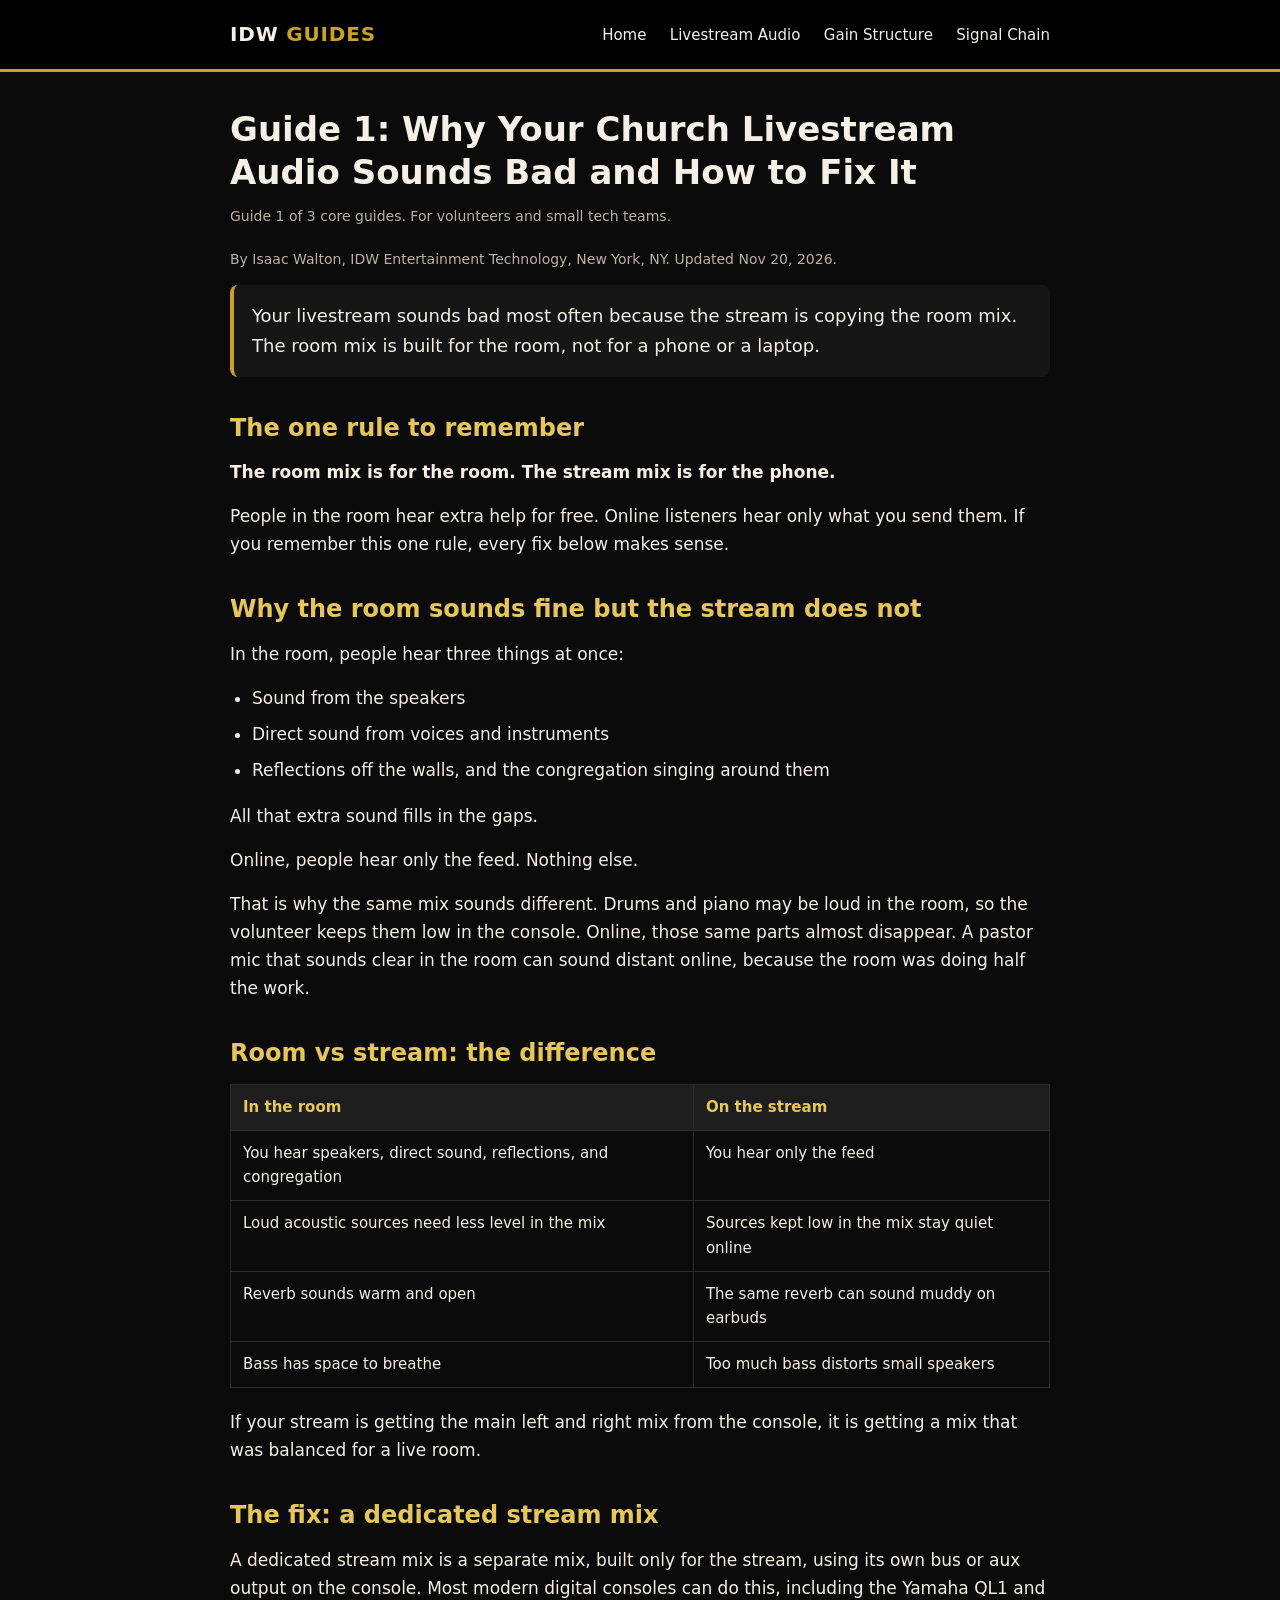
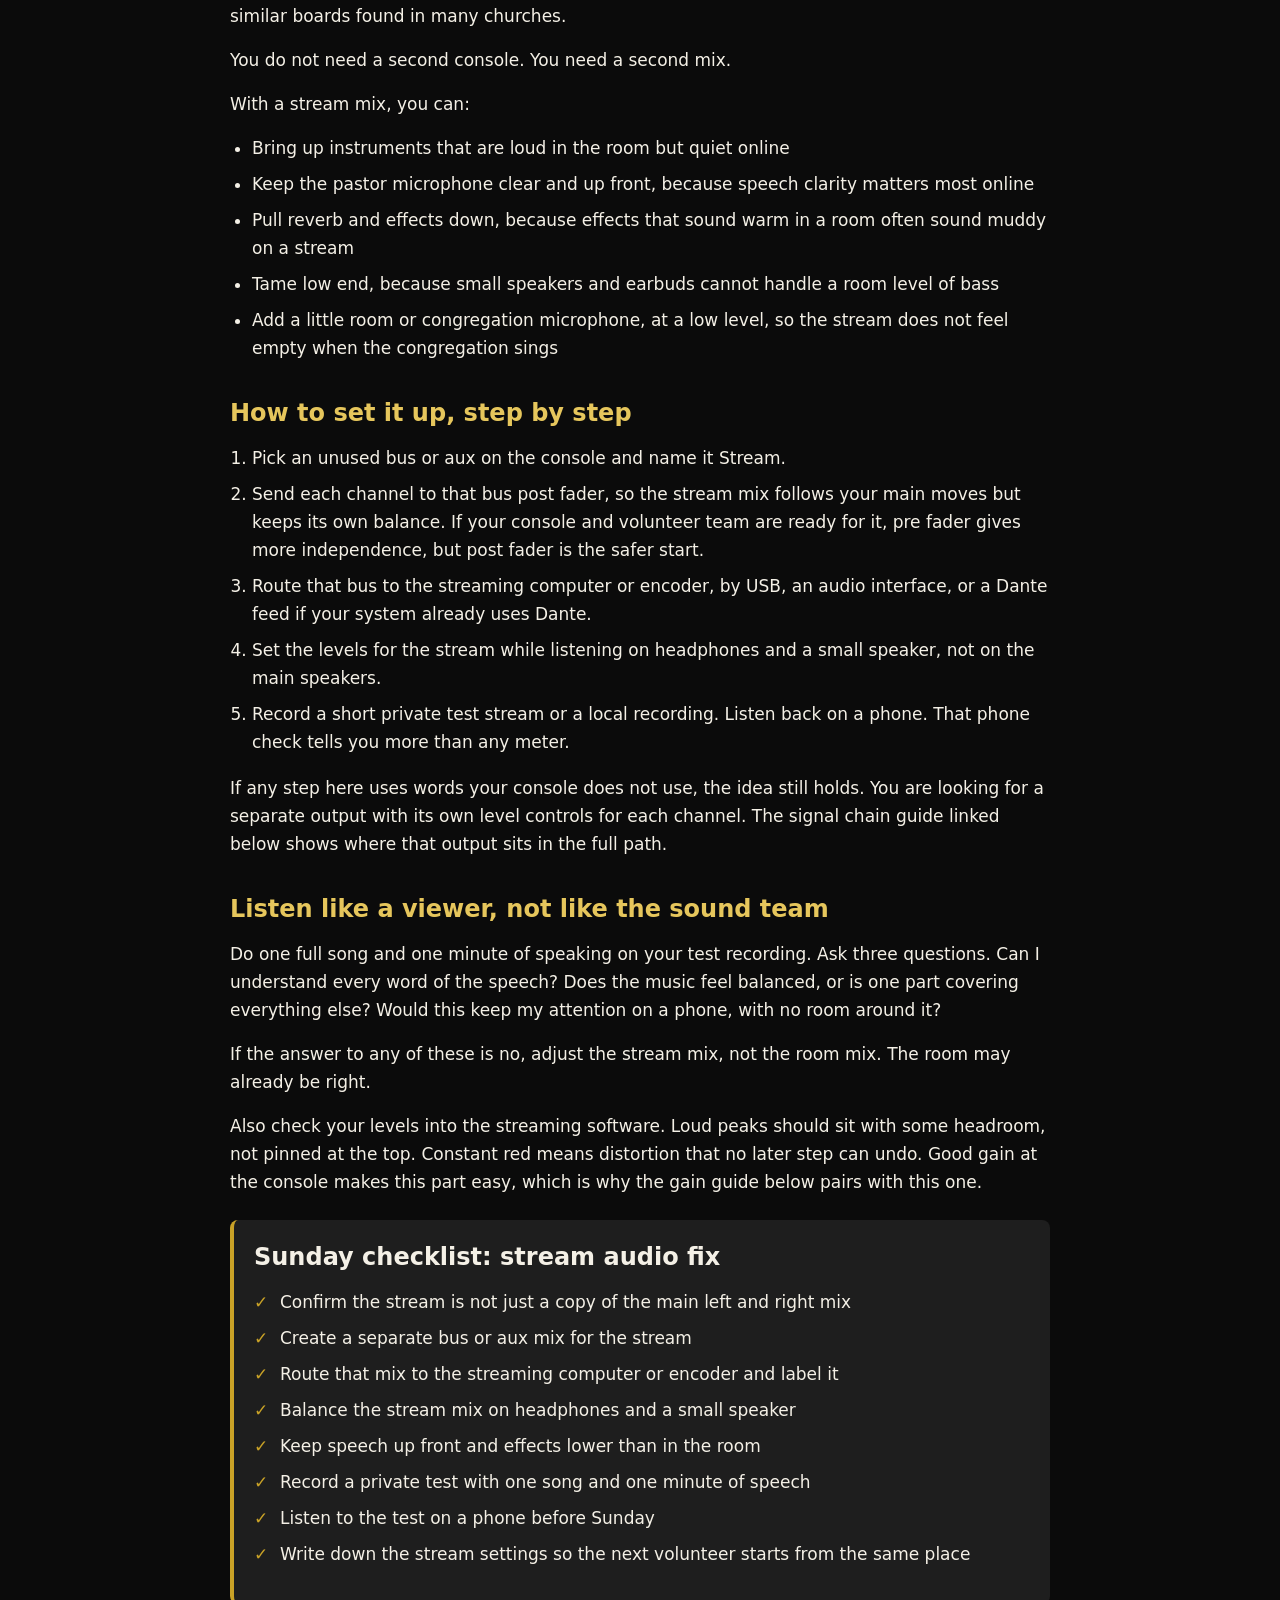
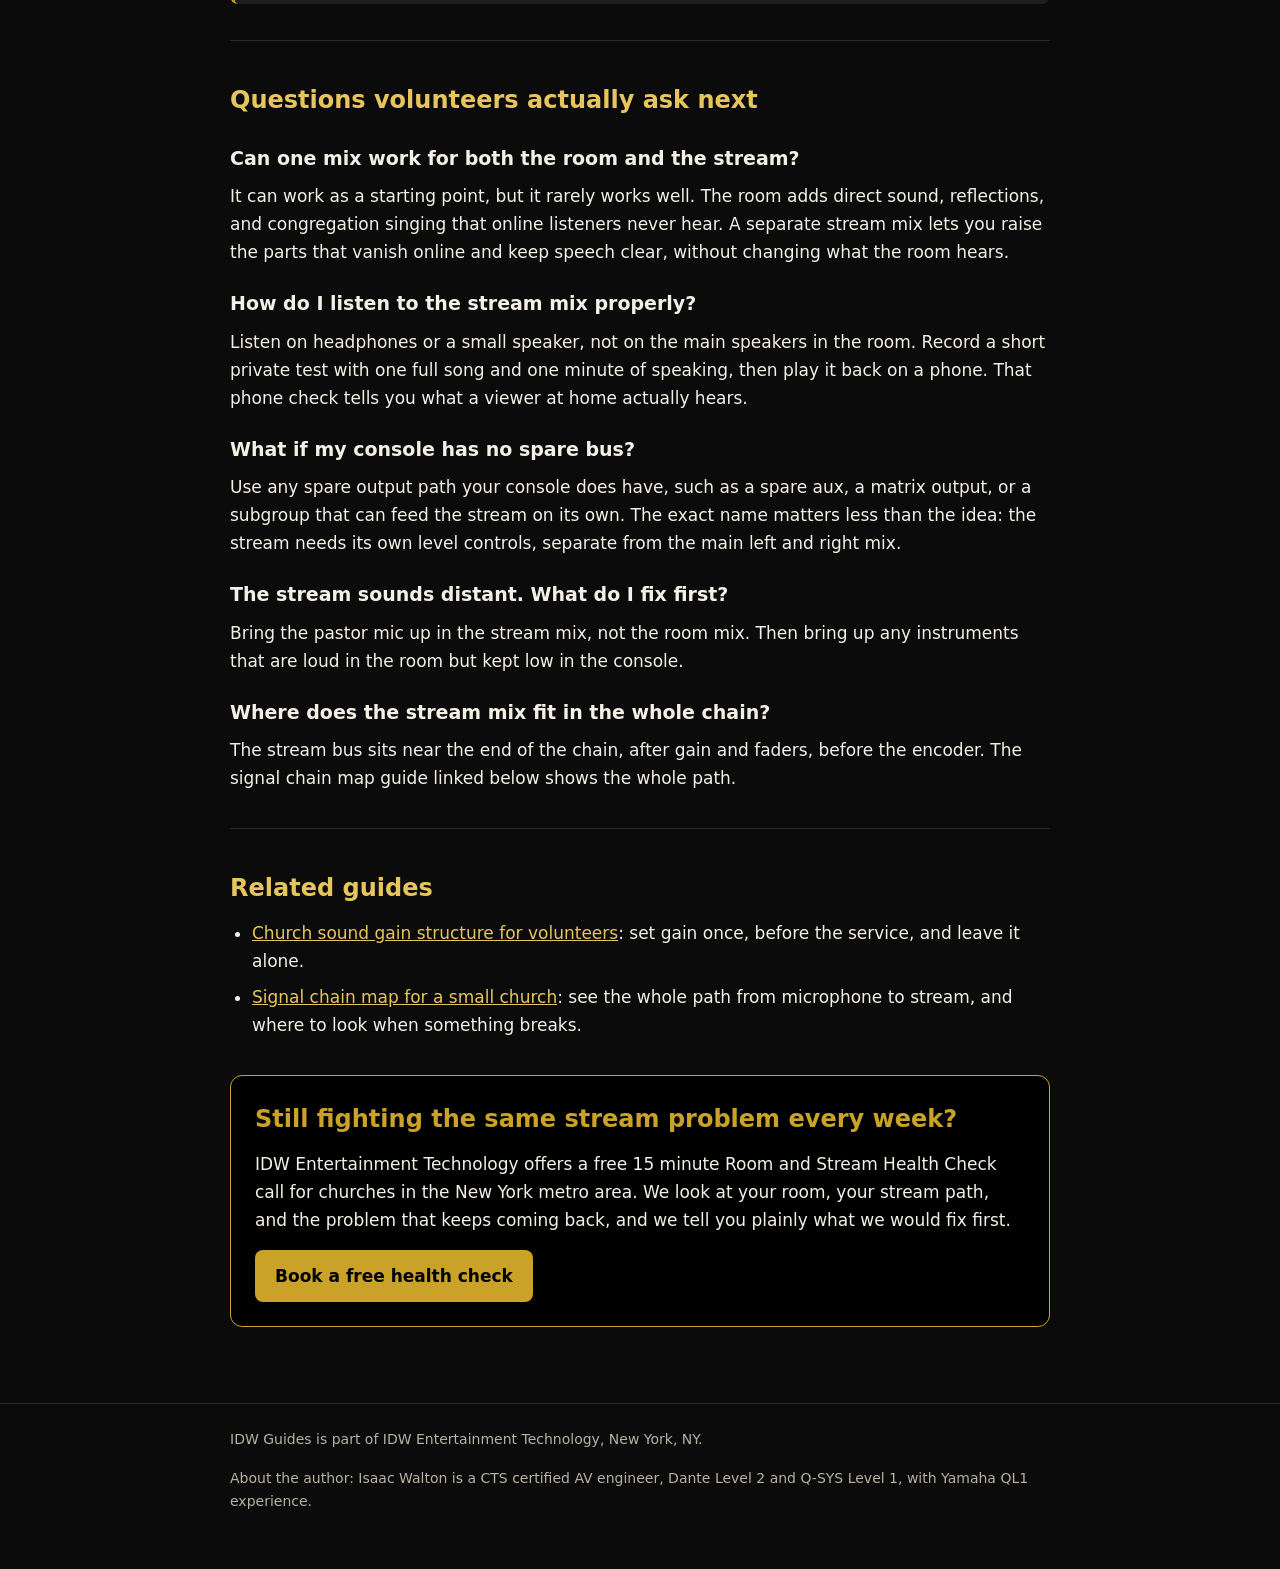
<file: guides/why-church-livestream-audio-sounds-bad.html>
<!DOCTYPE html>
<html lang="en">
<head>
<meta charset="utf-8">
<meta name="viewport" content="width=device-width, initial-scale=1">
<title>Guide 1: Why Your Church Livestream Audio Sounds Bad and How to Fix It | IDW Guides</title>
<meta name="description" content="Your church livestream sounds bad most often because the stream is copying the room mix, which is built for the room and not for a phone or a laptop. Here is the dedicated stream mix fix, in plain language.">
<link rel="canonical" href="https://guides.idwent.com/guides/why-church-livestream-audio-sounds-bad.html">
<meta property="og:title" content="Guide 1: Why Your Church Livestream Audio Sounds Bad and How to Fix It | IDW Guides">
<meta property="og:description" content="Your church livestream sounds bad most often because the stream is copying the room mix, which is built for the room and not for a phone or a laptop. Here is the dedicated stream mix fix, in plain language.">
<meta property="og:type" content="article">
<meta property="og:url" content="https://guides.idwent.com/guides/why-church-livestream-audio-sounds-bad.html">
<script type="application/ld+json">
{
  "@context": "https://schema.org",
  "@graph": [
    {
      "@type": "Article",
      "headline": "Guide 1: Why Your Church Livestream Audio Sounds Bad and How to Fix It",
      "description": "Your church livestream sounds bad most often because the stream is copying the room mix, which is built for the room and not for a phone or a laptop. Here is the dedicated stream mix fix, in plain language.",
      "author": {
        "@type": "Person",
        "name": "Isaac Walton",
        "jobTitle": "AV Engineer",
        "worksFor": {
          "@type": "Organization",
          "name": "IDW Entertainment Technology",
          "url": "https://idwent.com"
        }
      },
      "publisher": {
        "@type": "Organization",
        "name": "IDW Entertainment Technology",
        "url": "https://idwent.com"
      },
      "datePublished": "2026-11-20",
      "dateModified": "2026-11-20",
      "mainEntityOfPage": "https://guides.idwent.com/guides/why-church-livestream-audio-sounds-bad.html"
    },
    {
      "@type": "FAQPage",
      "mainEntity": [
        {
          "@type": "Question",
          "name": "Can one mix work for both the room and the stream?",
          "acceptedAnswer": {
            "@type": "Answer",
            "text": "It can work as a starting point, but it rarely works well. The room adds direct sound, reflections, and congregation singing that online listeners never hear. A separate stream mix lets you raise the parts that vanish online and keep speech clear, without changing what the room hears."
          }
        },
        {
          "@type": "Question",
          "name": "How do I listen to the stream mix properly?",
          "acceptedAnswer": {
            "@type": "Answer",
            "text": "Listen on headphones or a small speaker, not on the main speakers in the room. Record a short private test with one full song and one minute of speaking, then play it back on a phone. That phone check tells you what a viewer at home actually hears."
          }
        },
        {
          "@type": "Question",
          "name": "What if my console has no spare bus?",
          "acceptedAnswer": {
            "@type": "Answer",
            "text": "Use any spare output path your console does have, such as a spare aux, a matrix output, or a subgroup that can feed the stream on its own. The exact name matters less than the idea: the stream needs its own level controls, separate from the main left and right mix."
          }
        },
        {
          "@type": "Question",
          "name": "The stream sounds distant. What do I fix first?",
          "acceptedAnswer": {
            "@type": "Answer",
            "text": "Bring the pastor mic up in the stream mix, not the room mix. Then bring up any instruments that are loud in the room but kept low in the console."
          }
        },
        {
          "@type": "Question",
          "name": "Where does the stream mix fit in the whole chain?",
          "acceptedAnswer": {
            "@type": "Answer",
            "text": "The stream bus sits near the end of the chain, after gain and faders, before the encoder. The signal chain map guide linked below shows the whole path."
          }
        }
      ]
    }
  ]
}
</script>
<link rel="stylesheet" href="../style.css">
</head>
<body>
<header class="site">
<div class="wrap">
<a class="brand" href="../index.html">IDW <span>GUIDES</span></a>
<nav class="main">
<a href="../index.html">Home</a>
<a href="why-church-livestream-audio-sounds-bad.html">Livestream Audio</a>
<a href="church-sound-gain-structure-for-volunteers.html">Gain Structure</a>
<a href="signal-chain-map-small-church.html">Signal Chain</a>
</nav>
</div>
</header>
<div class="wrap">
<main>
<h1 class="article">Guide 1: Why Your Church Livestream Audio Sounds Bad and How to Fix It</h1>
<p class="meta">Guide 1 of 3 core guides. For volunteers and small tech teams.</p>
<p class="byline">By Isaac Walton, IDW Entertainment Technology, New York, NY. Updated Nov 20, 2026.</p>
<p class="answer">Your livestream sounds bad most often because the stream is copying the room mix. The room mix is built for the room, not for a phone or a laptop.</p>
<h2>The one rule to remember</h2>
<p><strong>The room mix is for the room. The stream mix is for the phone.</strong></p>
<p>People in the room hear extra help for free. Online listeners hear only what you send them. If you remember this one rule, every fix below makes sense.</p>
<h2>Why the room sounds fine but the stream does not</h2>
<p>In the room, people hear three things at once:</p>
<ul>
<li>Sound from the speakers</li>
<li>Direct sound from voices and instruments</li>
<li>Reflections off the walls, and the congregation singing around them</li>
</ul>
<p>All that extra sound fills in the gaps.</p>
<p>Online, people hear only the feed. Nothing else.</p>
<p>That is why the same mix sounds different. Drums and piano may be loud in the room, so the volunteer keeps them low in the console. Online, those same parts almost disappear. A pastor mic that sounds clear in the room can sound distant online, because the room was doing half the work.</p>
<h2>Room vs stream: the difference</h2>
<table>
<tr><th>In the room</th><th>On the stream</th></tr>
<tr><td>You hear speakers, direct sound, reflections, and congregation</td><td>You hear only the feed</td></tr>
<tr><td>Loud acoustic sources need less level in the mix</td><td>Sources kept low in the mix stay quiet online</td></tr>
<tr><td>Reverb sounds warm and open</td><td>The same reverb can sound muddy on earbuds</td></tr>
<tr><td>Bass has space to breathe</td><td>Too much bass distorts small speakers</td></tr>
</table>
<p>If your stream is getting the main left and right mix from the console, it is getting a mix that was balanced for a live room.</p>
<h2>The fix: a dedicated stream mix</h2>
<p>A dedicated stream mix is a separate mix, built only for the stream, using its own bus or aux output on the console. Most modern digital consoles can do this, including the Yamaha QL1 and similar boards found in many churches.</p>
<p>You do not need a second console. You need a second mix.</p>
<p>With a stream mix, you can:</p>
<ul>
<li>Bring up instruments that are loud in the room but quiet online</li>
<li>Keep the pastor microphone clear and up front, because speech clarity matters most online</li>
<li>Pull reverb and effects down, because effects that sound warm in a room often sound muddy on a stream</li>
<li>Tame low end, because small speakers and earbuds cannot handle a room level of bass</li>
<li>Add a little room or congregation microphone, at a low level, so the stream does not feel empty when the congregation sings</li>
</ul>
<h2>How to set it up, step by step</h2>
<ol>
<li>Pick an unused bus or aux on the console and name it Stream.</li>
<li>Send each channel to that bus post fader, so the stream mix follows your main moves but keeps its own balance. If your console and volunteer team are ready for it, pre fader gives more independence, but post fader is the safer start.</li>
<li>Route that bus to the streaming computer or encoder, by USB, an audio interface, or a Dante feed if your system already uses Dante.</li>
<li>Set the levels for the stream while listening on headphones and a small speaker, not on the main speakers.</li>
<li>Record a short private test stream or a local recording. Listen back on a phone. That phone check tells you more than any meter.</li>
</ol>
<p>If any step here uses words your console does not use, the idea still holds. You are looking for a separate output with its own level controls for each channel. The signal chain guide linked below shows where that output sits in the full path.</p>
<h2>Listen like a viewer, not like the sound team</h2>
<p>Do one full song and one minute of speaking on your test recording. Ask three questions. Can I understand every word of the speech? Does the music feel balanced, or is one part covering everything else? Would this keep my attention on a phone, with no room around it?</p>
<p>If the answer to any of these is no, adjust the stream mix, not the room mix. The room may already be right.</p>
<p>Also check your levels into the streaming software. Loud peaks should sit with some headroom, not pinned at the top. Constant red means distortion that no later step can undo. Good gain at the console makes this part easy, which is why the gain guide below pairs with this one.</p>
<div class="checklist">
<h2>Sunday checklist: stream audio fix</h2>
<ul>
<li>Confirm the stream is not just a copy of the main left and right mix</li>
<li>Create a separate bus or aux mix for the stream</li>
<li>Route that mix to the streaming computer or encoder and label it</li>
<li>Balance the stream mix on headphones and a small speaker</li>
<li>Keep speech up front and effects lower than in the room</li>
<li>Record a private test with one song and one minute of speech</li>
<li>Listen to the test on a phone before Sunday</li>
<li>Write down the stream settings so the next volunteer starts from the same place</li>
</ul>
</div>
<section class="faq">
<h2>Questions volunteers actually ask next</h2>
<h3>Can one mix work for both the room and the stream?</h3>
<p>It can work as a starting point, but it rarely works well. The room adds direct sound, reflections, and congregation singing that online listeners never hear. A separate stream mix lets you raise the parts that vanish online and keep speech clear, without changing what the room hears.</p>
<h3>How do I listen to the stream mix properly?</h3>
<p>Listen on headphones or a small speaker, not on the main speakers in the room. Record a short private test with one full song and one minute of speaking, then play it back on a phone. That phone check tells you what a viewer at home actually hears.</p>
<h3>What if my console has no spare bus?</h3>
<p>Use any spare output path your console does have, such as a spare aux, a matrix output, or a subgroup that can feed the stream on its own. The exact name matters less than the idea: the stream needs its own level controls, separate from the main left and right mix.</p>
<h3>The stream sounds distant. What do I fix first?</h3>
<p>Bring the pastor mic up in the stream mix, not the room mix. Then bring up any instruments that are loud in the room but kept low in the console.</p>
<h3>Where does the stream mix fit in the whole chain?</h3>
<p>The stream bus sits near the end of the chain, after gain and faders, before the encoder. The signal chain map guide linked below shows the whole path.</p>
</section>
<section class="related">
<h2>Related guides</h2>
<ul>
<li><a href="church-sound-gain-structure-for-volunteers.html">Church sound gain structure for volunteers</a>: set gain once, before the service, and leave it alone.</li>
<li><a href="signal-chain-map-small-church.html">Signal chain map for a small church</a>: see the whole path from microphone to stream, and where to look when something breaks.</li>
</ul>
</section>
<section class="cta">
<h2>Still fighting the same stream problem every week?</h2>
<p>IDW Entertainment Technology offers a free 15 minute Room and Stream Health Check call for churches in the New York metro area. We look at your room, your stream path, and the problem that keeps coming back, and we tell you plainly what we would fix first.</p>
<a class="button" href="https://idwent.com/#contact">Book a free health check</a>
</section>
</main>
</div>
<footer class="site">
<div class="wrap">
<p>IDW Guides is part of IDW Entertainment Technology, New York, NY.</p>
<p class="author-note">About the author: Isaac Walton is a CTS certified AV engineer, Dante Level 2 and Q-SYS Level 1, with Yamaha QL1 experience.</p>
</div>
</footer>
</body>
</html>
</file>
<file: style.css>
:root{--bg:#0b0b0b;--surface:#161616;--surface2:#1e1e1e;--gold:#c9a227;--gold-light:#e6c65c;--text:#f4f0e6;--muted:#b8b2a3;--border:#2c2c2c;--radius:12px}
*{box-sizing:border-box}
html{scroll-behavior:smooth}
body{margin:0;background:var(--bg);color:var(--text);font-family:system-ui,-apple-system,Segoe UI,Roboto,Helvetica,Arial,sans-serif;line-height:1.65;font-size:17px}
a{color:var(--gold-light)}
a:hover{color:var(--gold)}
.wrap{max-width:860px;margin:0 auto;padding:0 20px}
header.site{background:#000;border-bottom:3px solid var(--gold);padding:18px 0}
header.site .wrap{display:flex;flex-wrap:wrap;align-items:center;justify-content:space-between;gap:12px}
.brand{font-weight:800;letter-spacing:.04em;color:var(--text);text-decoration:none;font-size:20px}
.brand span{color:var(--gold)}
nav.main a{color:var(--text);text-decoration:none;margin-left:18px;font-size:15px}
nav.main a:hover{color:var(--gold-light)}
.hero{padding:44px 0 10px}
.hero h1{font-size:36px;line-height:1.2;margin:0 0 14px}
.eyebrow{color:var(--gold);font-weight:700;text-transform:uppercase;letter-spacing:.08em;font-size:13px;margin:0 0 10px}
.lede{color:var(--muted);font-size:19px;margin:0 0 20px}
main{padding:10px 0 40px}
h1.article{font-size:34px;line-height:1.25;margin:26px 0 12px}
h2{font-size:24px;margin:32px 0 10px;color:var(--gold-light)}
h3{font-size:19px;margin:22px 0 8px}
p{margin:0 0 16px}
ul,ol{margin:0 0 18px;padding-left:22px}
li{margin-bottom:8px}
.card{background:var(--surface);border:1px solid var(--border);border-radius:var(--radius);padding:20px;margin:0 0 16px}
.card h3{margin-top:0}
.card p{color:var(--muted);margin-bottom:10px}
.checklist{background:var(--surface2);border-left:4px solid var(--gold);border-radius:8px;padding:18px 20px;margin:24px 0}
.checklist h2,.checklist h3{margin-top:0;color:var(--text)}
.checklist ul{list-style:none;padding-left:0}
.checklist li{padding-left:26px;position:relative}
.checklist li:before{content:"\2713";position:absolute;left:0;color:var(--gold);font-weight:700}
.cta{background:#000;border:1px solid var(--gold);border-radius:var(--radius);padding:24px;margin:36px 0}
.cta h2{color:var(--gold);margin-top:0}
.button{display:inline-block;background:var(--gold);color:#000;font-weight:700;text-decoration:none;padding:12px 20px;border-radius:8px}
.button:hover{background:var(--gold-light);color:#000}
.diagram{background:var(--surface);border:1px solid var(--border);border-radius:var(--radius);padding:18px;font-family:ui-monospace,Menlo,Consolas,monospace;font-size:14px;overflow-x:auto;white-space:pre;line-height:1.5}
.meta{color:var(--muted);font-size:14px;margin-bottom:20px}
.related{border-top:1px solid var(--border);margin-top:36px;padding-top:8px}
footer.site{border-top:1px solid var(--border);padding:24px 0 40px;color:var(--muted);font-size:14px}
@media (max-width:640px){.hero h1{font-size:29px}h1.article{font-size:27px}nav.main a{margin-left:0;margin-right:14px}body{font-size:16px}}

.byline{color:var(--muted);font-size:14px;margin:0 0 14px}
.answer{background:var(--surface);border-left:4px solid var(--gold);border-radius:8px;padding:16px 18px;font-size:18px;margin:0 0 22px}
.faq{border-top:1px solid var(--border);margin-top:36px;padding-top:8px}
.faq h3{color:var(--text)}
.author-note{color:var(--muted)}
table{border-collapse:collapse;width:100%;margin:0 0 20px;font-size:15px}
th,td{border:1px solid var(--border);padding:10px 12px;text-align:left;vertical-align:top}
th{background:var(--surface2);color:var(--gold-light)}
</file>
